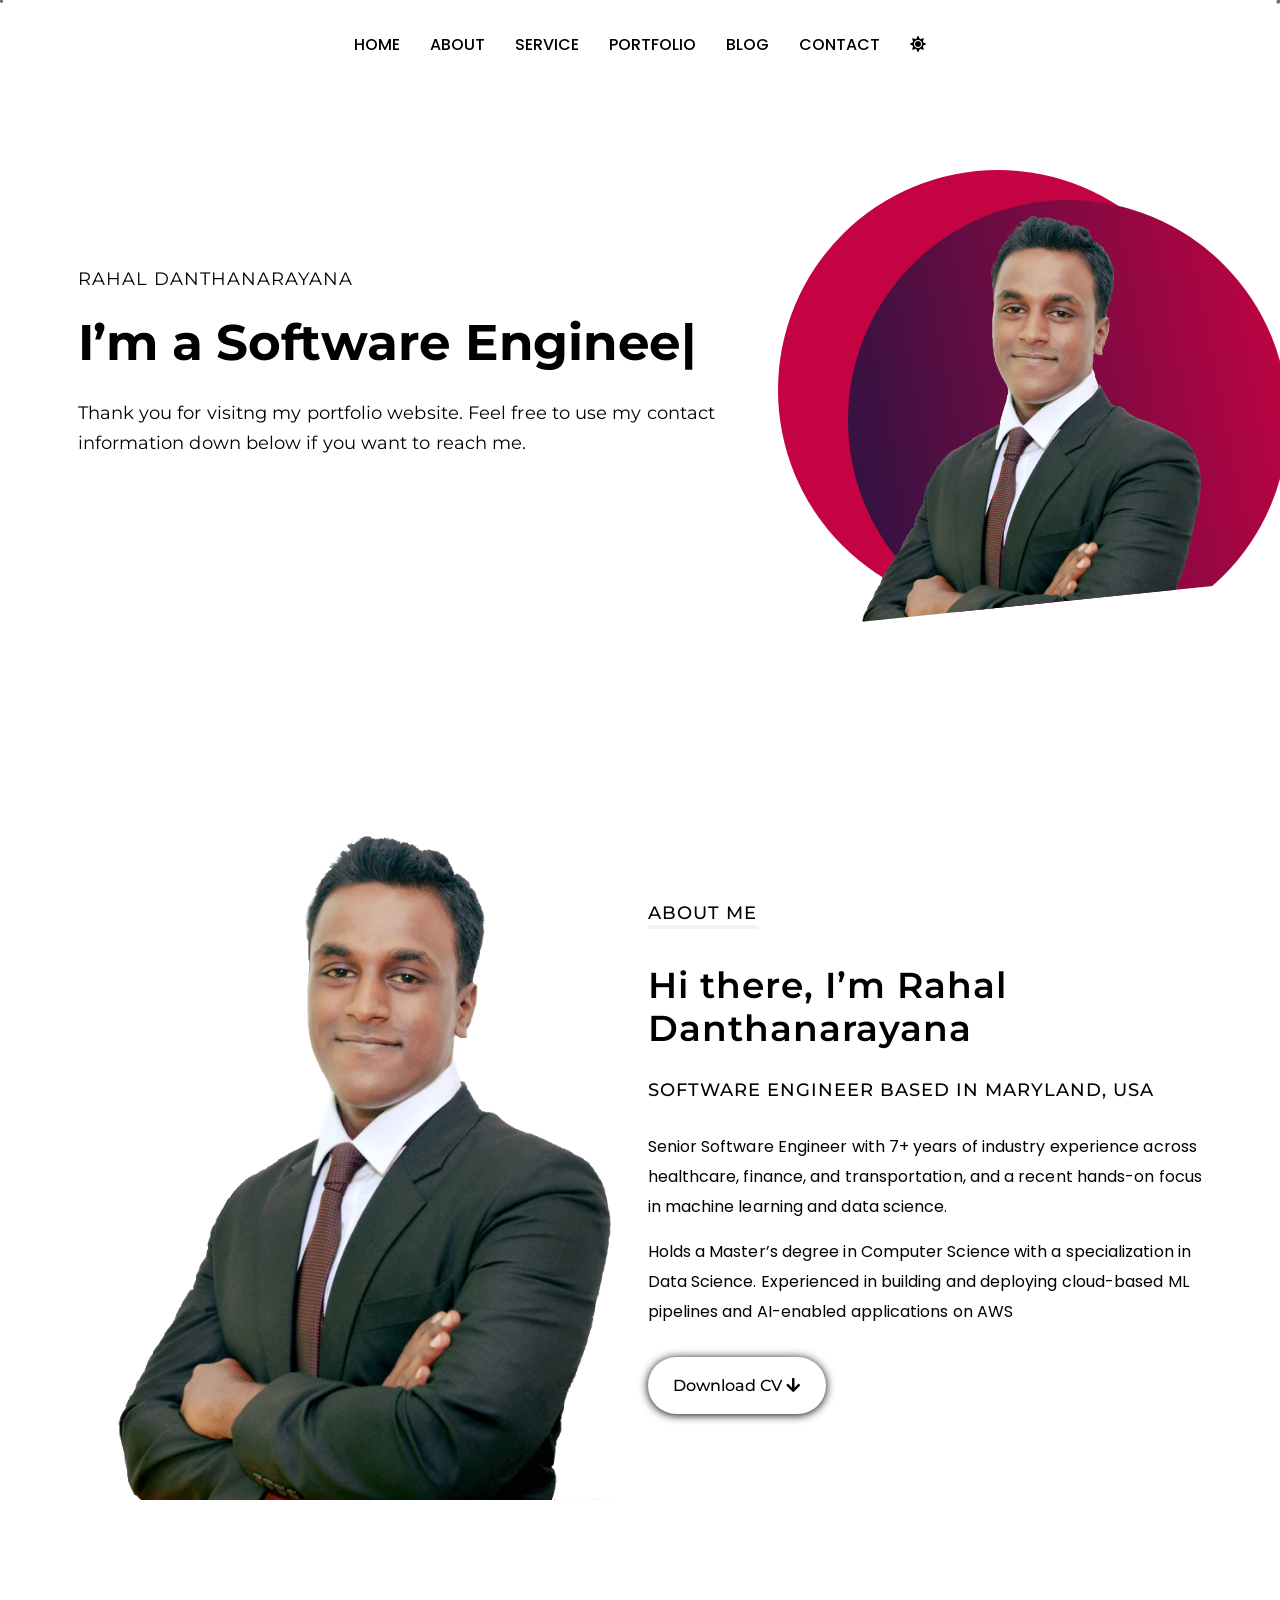
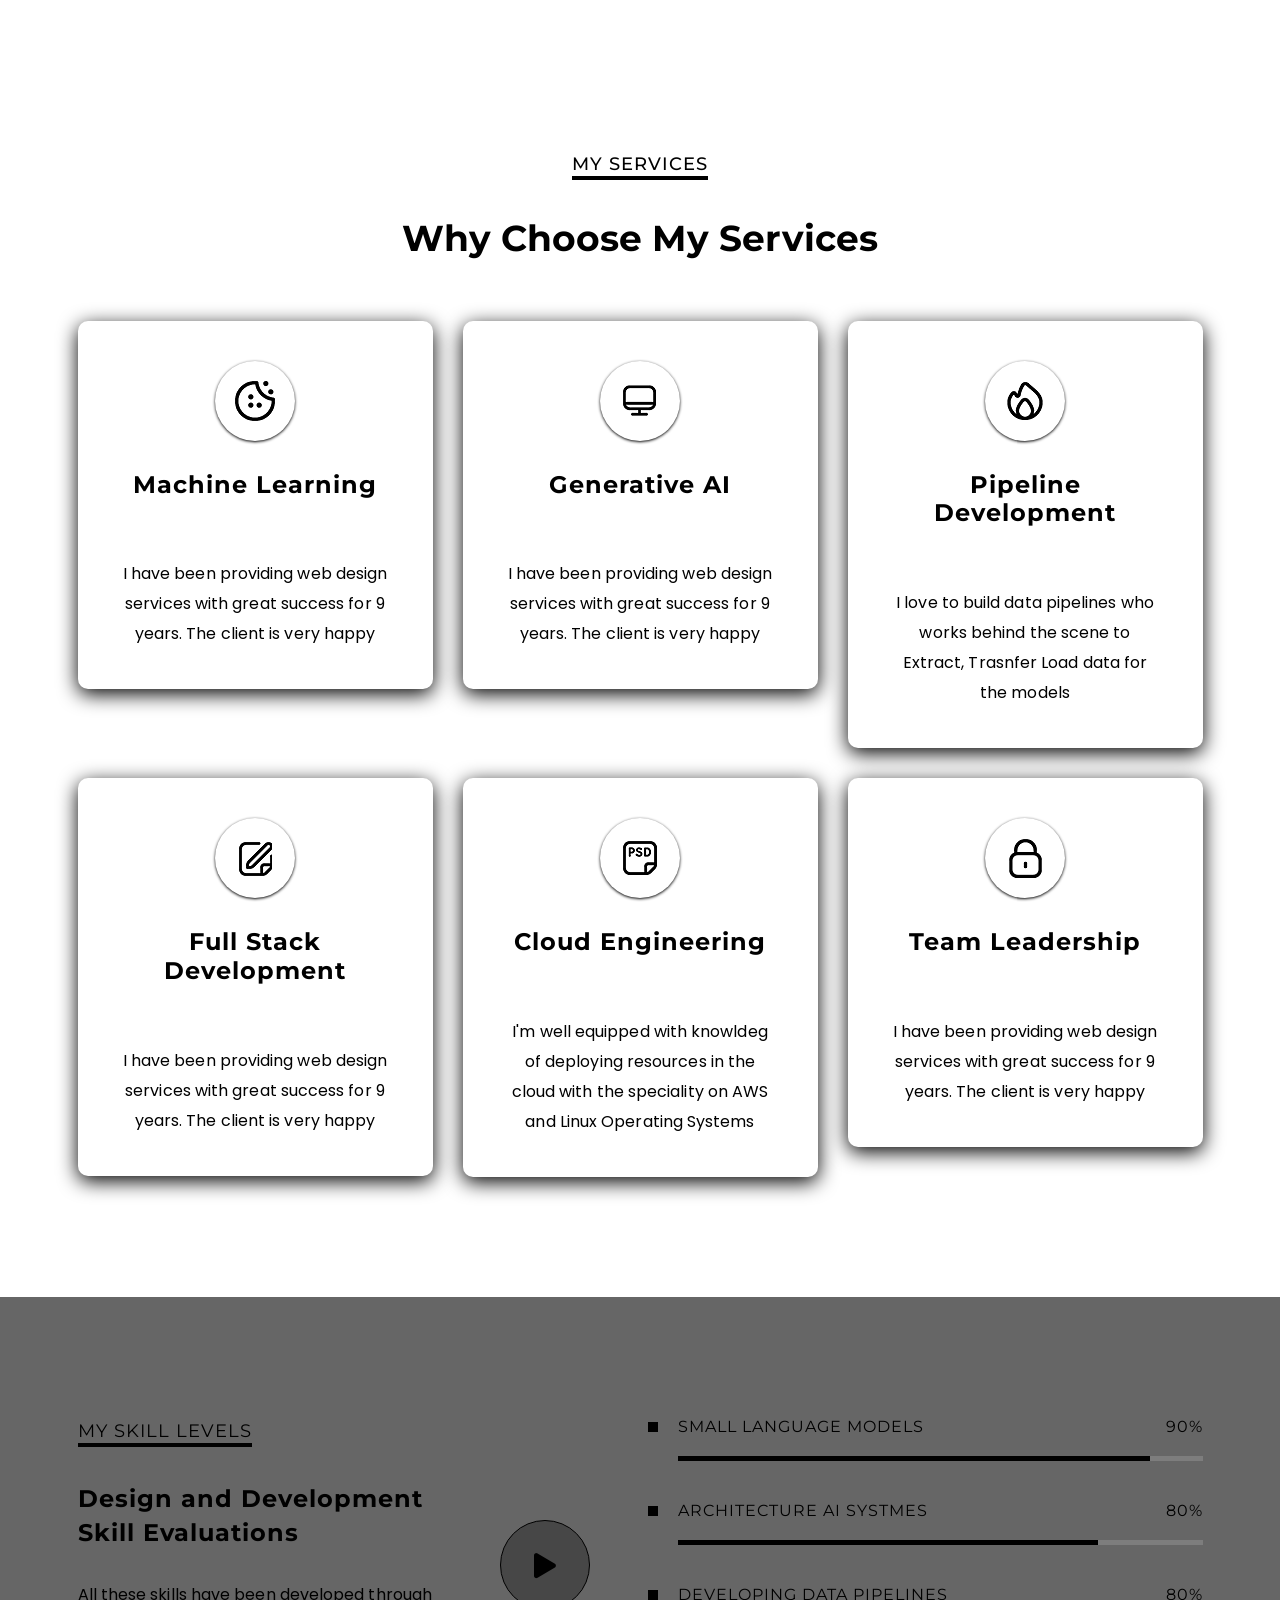
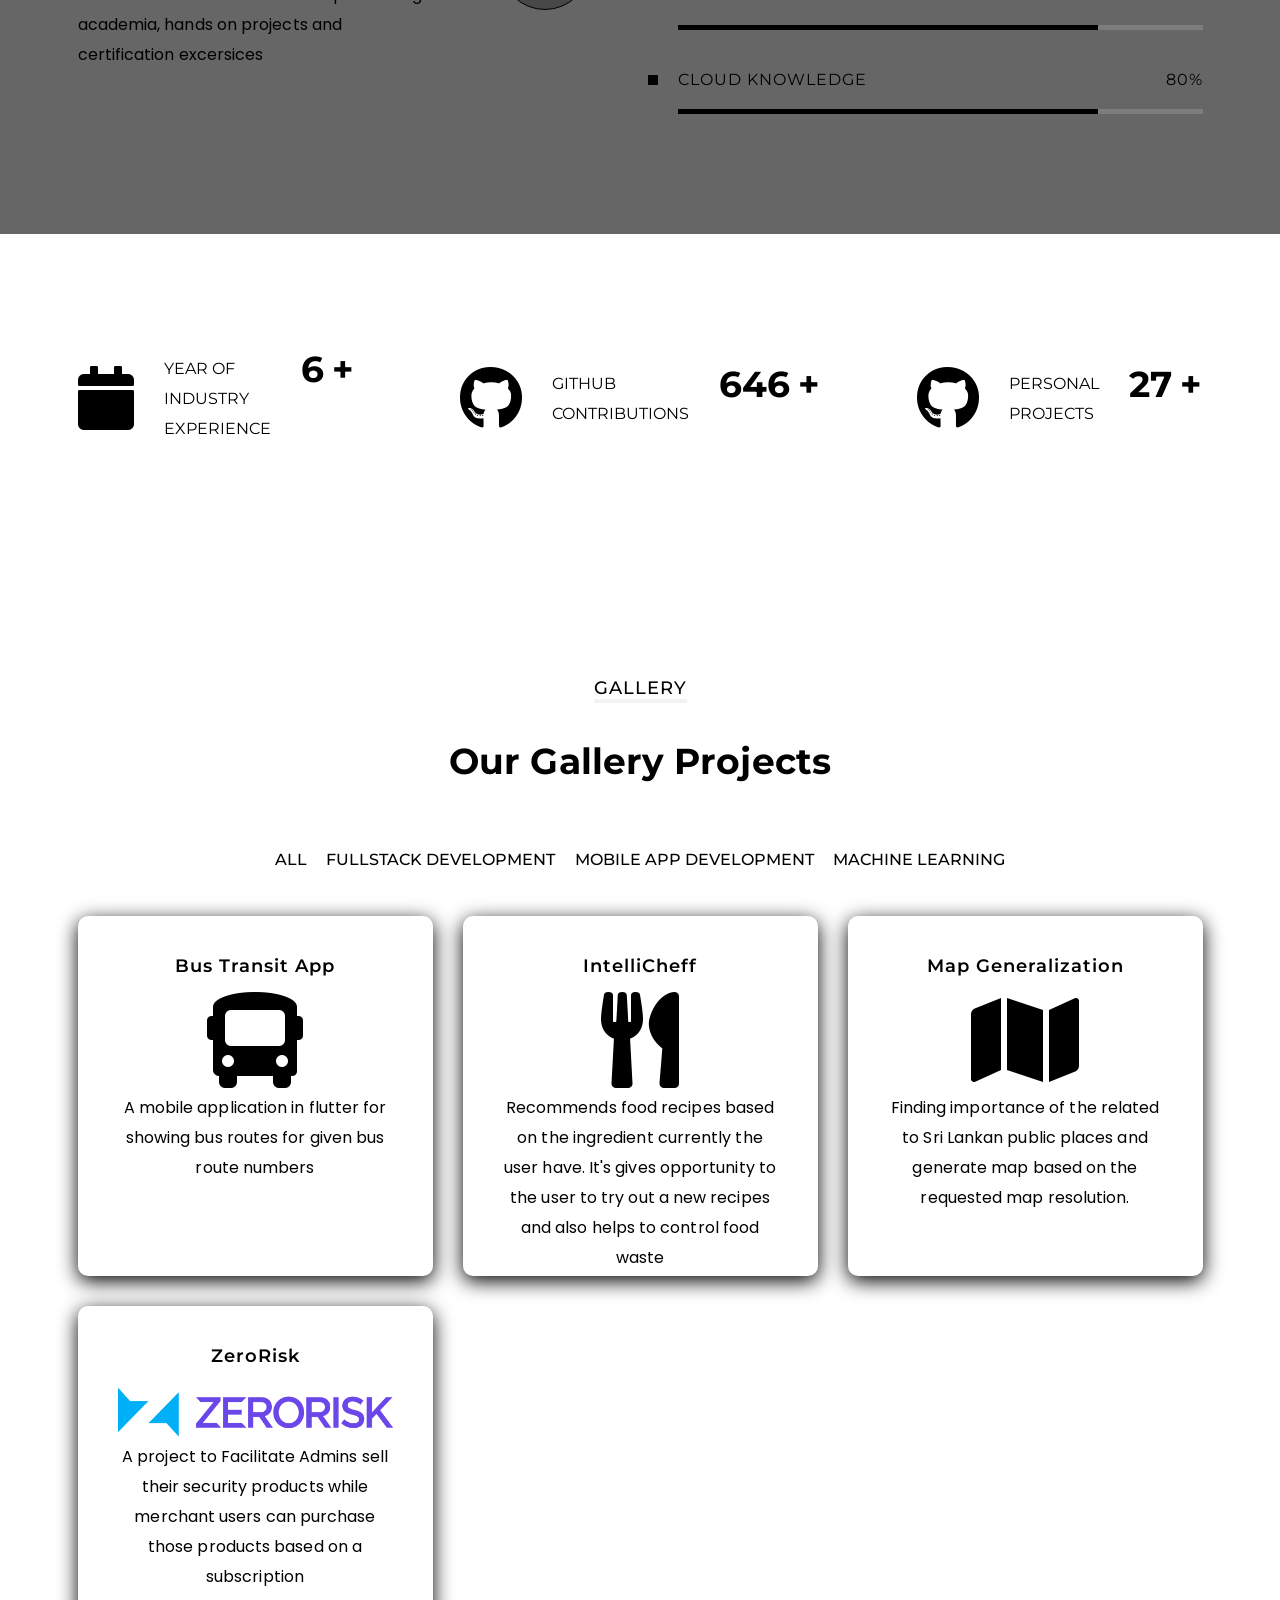
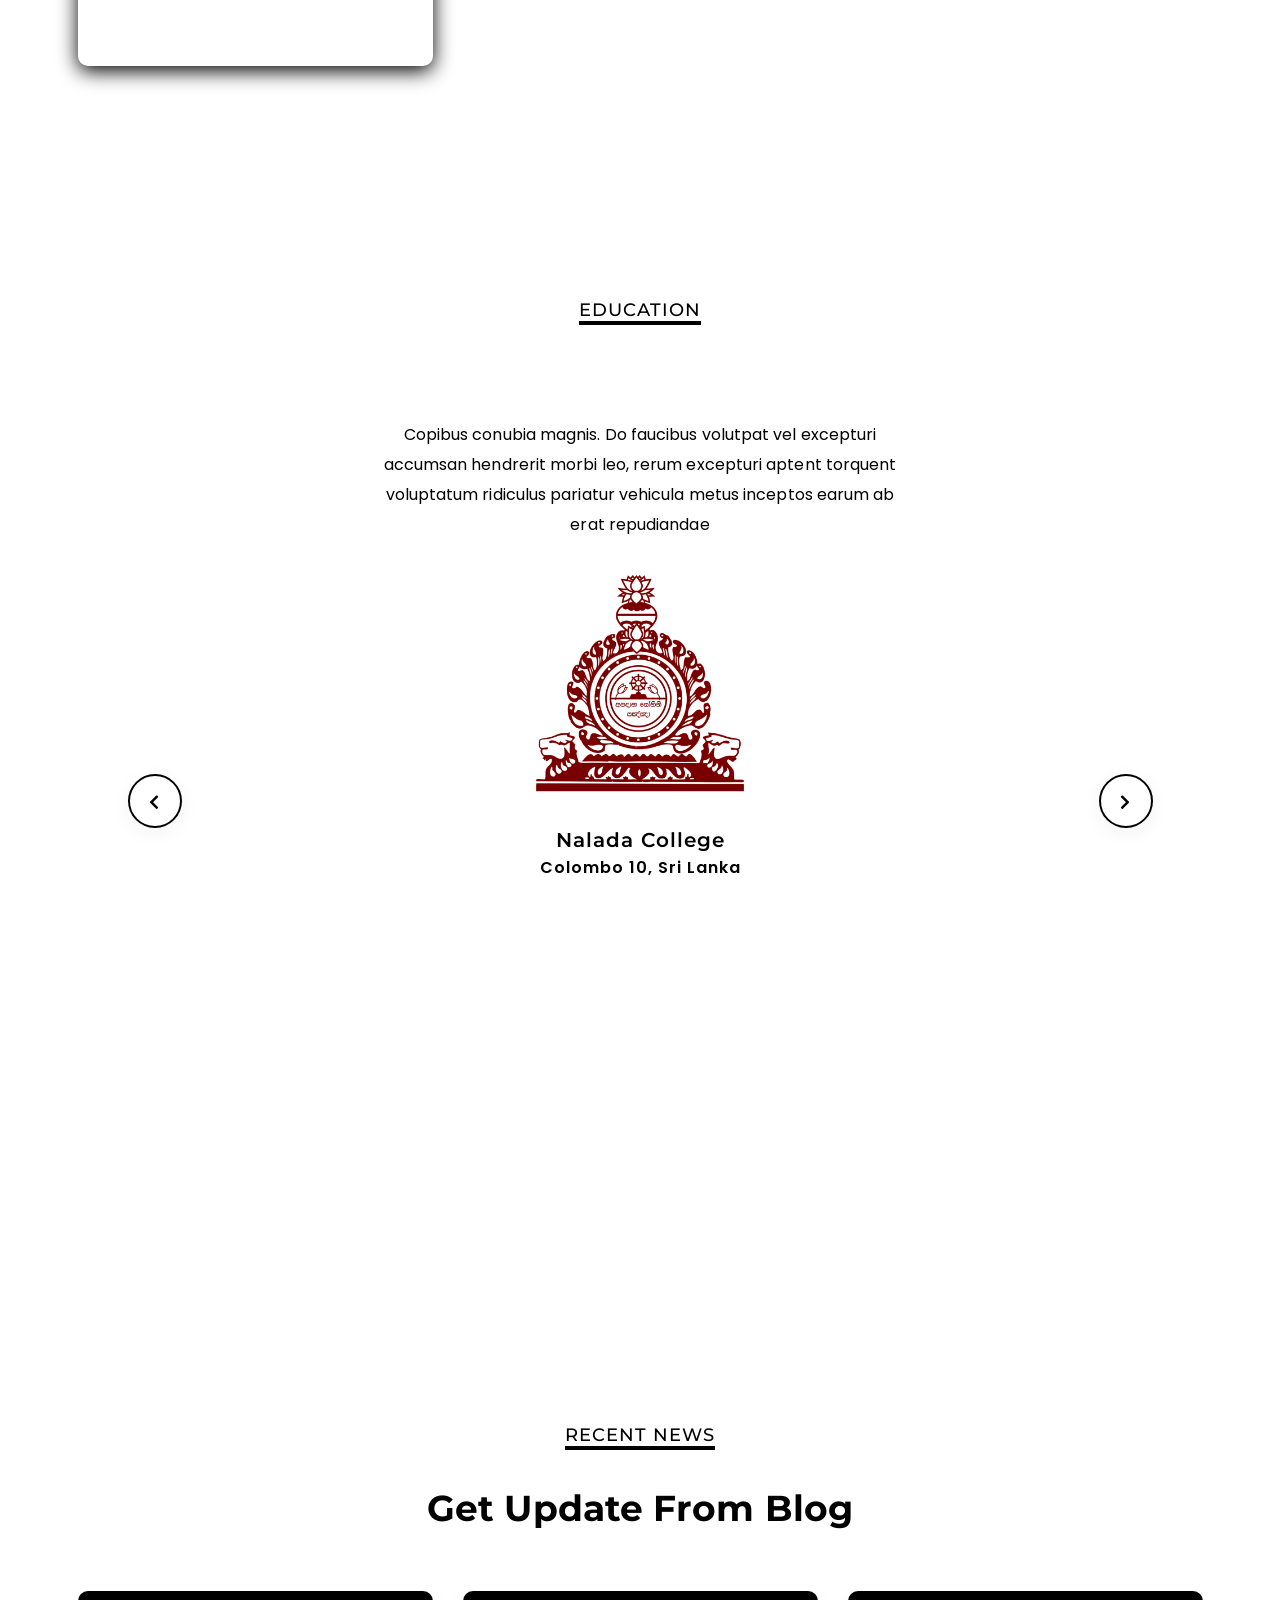
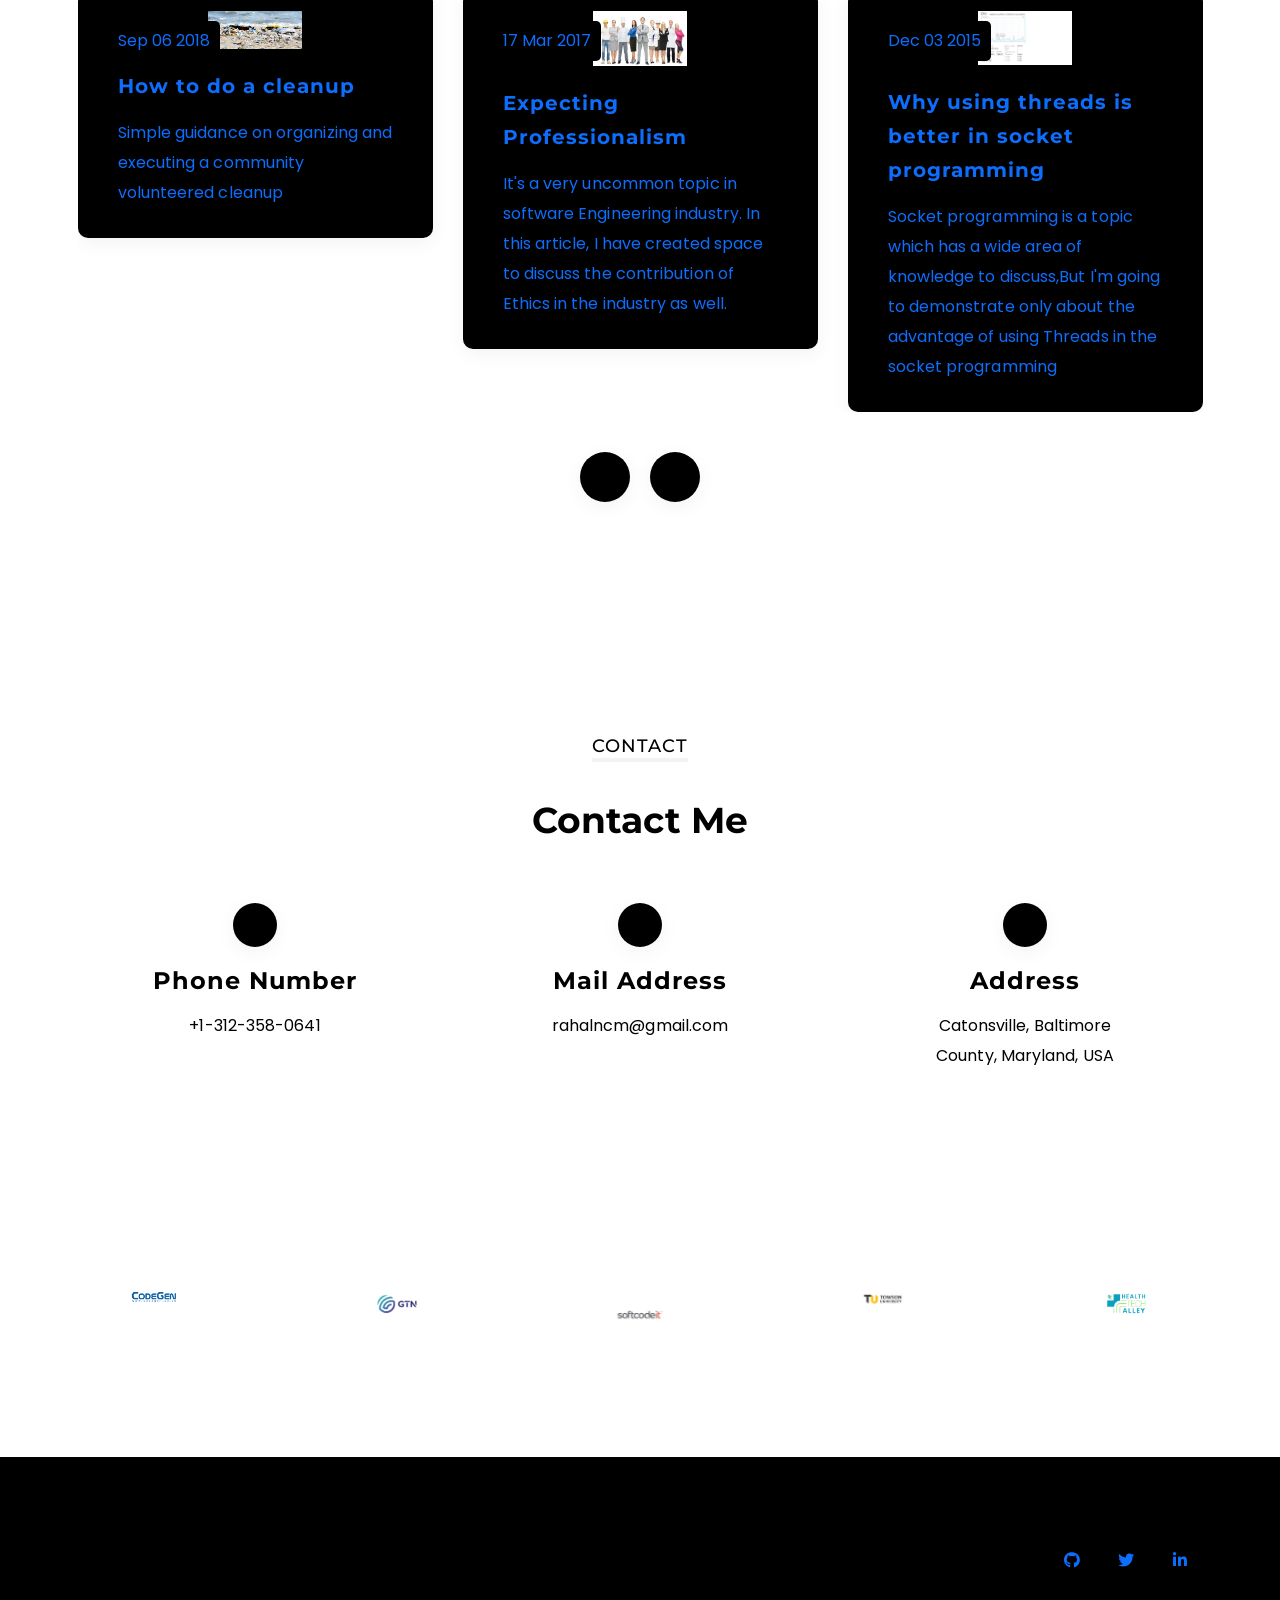
<file: index.html>
<!doctype html>
<html class="no-js" lang="zxx">

<head>	
	<meta charset="utf-8">
	<meta http-equiv="x-ua-compatible" content="ie=edge">
	<title>  Rahal Danthanarayana </title>
	<meta name="description" content="">
	<meta name="viewport" content="width=device-width, initial-scale=1, shrink-to-fit=no">
	<meta name="color-scheme" content="light dark" />
    <meta name="theme-color" media="(prefers-color-scheme: dark)" />
    <meta name="theme-color" media="(prefers-color-scheme: light)" />

	<!-- Place favicon.ico in the root directory -->
	<!-- <link rel="shortcut icon" type="image/x-icon" href="assets/img/logo/favicon.png"> -->
	<!-- ========== Start Stylesheet ========== -->
	<link href="assets/css/bootstrap.min.css" rel="stylesheet" />
	<link href="assets/css/fontawesome.min.css" rel="stylesheet" />
	<link href="assets/css/magnific-popup.css" rel="stylesheet" />
	<link href="assets/css/owl.carousel.min.css" rel="stylesheet" />
	<link href="assets/css/owl.theme.default.min.css" rel="stylesheet" />
	<link href="assets/css/animate.css" rel="stylesheet" />
	<link href="assets/css/flaticon-set.css" rel="stylesheet" />
	<link href="assets/css/themify-icons.css" rel="stylesheet" />
	<link href="style.css" rel="stylesheet">
	<link href="assets/css/responsive.css" rel="stylesheet" />
	<!-- ========== End Stylesheet ========== -->

	<!-- defer to make sure it runs after the html is loaded -->
	<script defer> 
	window.addEventListener("DOMContentLoaded", (event) => {
		 document.getElementById("theme").addEventListener("click", () => {
            const meta = document.querySelector('meta[name="color-scheme"]');
            if (meta.content === "light") {
            meta.content = "dark";
            document.body.classList.remove("light-mode");
            document.body.classList.add("dark-mode");
            } else {
            meta.content = "light";
            document.body.classList.remove("dark-mode");
            document.body.classList.add("light-mode");
            }

        });
	});
    </script>
  
</head>

<body id="bdy" class="scroll-style">		

	<!-- Start PreLoader 
    ============================================= -->
	<div class="se-pre-con"></div>
	<!-- Start PreLoader-->
	
	<!-- Start header data-bs-toggle="dropdown"
    ============================================= -->
    <header class="header">
		<div class="main-navigation">
			<nav id="navbar_top" class="navbar navbar-expand-lg">
				<div class="container">
				
					<button class="navbar-toggler" type="button" data-bs-toggle="collapse" data-bs-target="#main_nav" aria-expanded="false" aria-label="Toggle navigation">
						<span class="navbar-toggler-icon"><i class="ti-menu-alt"></i></span>
					</button>
					<div class="collapse navbar-collapse justify-content-center" id="main_nav">
						<ul id="top-menu" class="navbar-nav v-card-menu">
							<li class="nav-item">
								<a class="nav-link smooth-menu" href="#home"> 
									Home
								</a>
							</li>
							<li class="nav-item">
								<a class="nav-link smooth-menu" href="#about"> 
									About 
								</a>
							</li>
                            <li class="nav-item">
								<a class="nav-link smooth-menu" href="#service">
									Service 
								</a>
							</li>
							<li class="nav-item">
								<a class="nav-link smooth-menu" href="#work"> 
									Portfolio
								</a>
							</li>
							<li class="nav-item">
								<a class="nav-link smooth-menu" href="#blog"> 
									Blog
								</a>
							</li>
							<li class="nav-item">
								<a class="nav-link smooth-menu" href="#contact"> 
									Contact 
								</a>
							</li>
							<li class="nav-item">
								<div class="nav-link smooth-menu" style="cursor: pointer"  id="theme">
									<i class="fas fa-sun" id="theme-icon"></i>
								</div>
							</li>
						</ul>
					</div> <!-- navbar-collapse.// -->
				</div> <!-- container -->
			</nav>
		</div>
    </header>
    <!-- End header -->
    
	<main class="main">
        
		<!-- Start Slider
		============================================= -->
		<div id="home" class="hero-section">
			<div class="hero-single-2 clippath-circle jarallax d-flex" data-jarallax='{"speed": 0.2}'>
                 <canvas class="canvasParticles-two"></canvas>	               
				<div class="container">
                    <div class="row g-5">
						<div class="col-xl-8">
							<div class="hero-content-2 wow fadeInLeft" data-wow-duration="4s" data-wow-delay=".2s">
								<div class="hero-desc">
									<h5 class="hero-sub-title">
										Rahal Danthanarayana
									</h5>
									<h2 class="hero-title">
										I’m a 
										<span class="typed-strings">
											  <span class="type_color">Software Engineer In Artificial Intelligence</span>
											  <span class="type_color">Full Stack Developer</span>
											  <span class="type_color">Cloud Engineer</span>
										</span>
										<span class="typed"></span>										
									</h2>
									<div class="header-description">
										<p>
											Thank you for visitng my portfolio website. Feel free to use my contact information down below if you want to reach me.
										</p>									
									</div>
								</div>
                            </div>
						</div>
						<div class="col-xl-4">
							<div class="hero-2-img wow fadeInRight" data-wow-duration="4s" data-wow-delay=".2s">
								<img src="assets/img/02_koyta_img/my_pic_background_edited_1.png" alt="thumb">
							</div>
						</div>
                    </div>
                </div>
            </div>
		</div>
		<!-- End Slider -->
		
		<!-- Start About
		============================================= -->
		<div id="about" class="about-area de-padding">
			<div class="container">
				<div class="about-wpr">
					<div class="row">
						<div class="col-xl-6">
							<div class="about-left wow fadeInLeft" data-wow-duration="4s" data-wow-delay=".2s">
								<div class="about-pic">
									<img src="assets/img/02_koyta_img/my_pic_background_edited_1.png" alt="thumb">
								</div>
							</div>
						</div>
						<div class="col-xl-6">
							<div class="about-right wow fadeInRight" data-wow-duration="4s" data-wow-delay=".2s">
								<div class="about-right-content">
									<h5 class="about-sub-title">
										about Me
									</h5>
									<h2 class="about-title">
										Hi there, I’m Rahal Danthanarayana
									</h2>
									<h5 class="about-title-3">
										Software Engineer based in Maryland, USA
									</h5>
									<div class="about-txt mb-30">
										<p>
											Senior Software Engineer with 7+ years of industry experience across healthcare, finance, and transportation, and a recent hands-on focus in machine learning and data science. 
										</p>
										<p class="mb-0">
											Holds a Master’s degree in Computer Science with a specialization in Data Science. Experienced in building and deploying cloud-based ML pipelines and AI-enabled applications on AWS
										</p>
									</div>
									<div class="about-btns">
										<a href="assets/other/Rahal Danthanarayana.pdf" download="Rahal Danthanarayana.pdf"  class="tm-btn-2">
											Download CV
											<i class="fas fa-arrow-down"></i>
										</a>
									</div>
								</div>
							</div>
						</div>
					</div>
				</div>
			</div>
		</div>
		<!-- End About -->
		
		<!-- Start Service
		============================================= -->
		<div id="service" class="service-area de-padding v-card-section wow fadeInUp" data-wow-duration="2s" data-wow-delay=".2s">
			<div class="container">
				<div class="row">
					<div class="col-xl-8 offset-xl-2">
						<div class="site-title mb-60 text-center">
							<h5 class="about-sub-title wh">
								My Services
							</h5>
							<h2 class="mb-0">
								Why Choose My Services
							</h2>
						</div>
					</div>
				</div>
				<div class="service-wpr">
					<div class="row g-5">
						<div class="col-xl-4 col-md-6">
							<div class="service-box">
								<div class="service-icon">
									<i>
										<img src="assets/img/02_koyta_img/icon/1.png" alt="thumb">
									</i>
								</div>
								<div class="service-content">
									<h4>Machine Learning</h4>
									<p>
										I have been providing web design services with great success for 9 years. The client is very happy
									</p>
								</div>
							</div>
						</div>
						<div class="col-xl-4 col-md-6">
							<div class="service-box">
								<div class="service-icon">
									<i>
										<img src="assets/img/02_koyta_img/icon/2.png" alt="thumb">
									</i>
								</div>
								<div class="service-content">
									<h4>Generative AI</h4>
									<p>
										I have been providing web design services with great success for 9 years. The client is very happy
									</p>
								</div>
							</div>
						</div>
						<div class="col-xl-4 col-md-6">
							<div class="service-box">
								<div class="service-icon">
									<i>
										<img src="assets/img/02_koyta_img/icon/3.png" alt="thumb">
									</i>
								</div>
								<div class="service-content">
									<h4>Pipeline Development</h4>
									<p>
										I love to build data pipelines who works behind the scene to Extract, Trasnfer Load data for the models
									</p>
								</div>
							</div>
						</div>
						<div class="col-xl-4 col-md-6">
							<div class="service-box">
								<div class="service-icon">
									<i>
										<img src="assets/img/02_koyta_img/icon/4.png" alt="thumb">
									</i>
								</div>
								<div class="service-content">
									<h4>Full Stack Development</h4>
									<p>
										I have been providing web design services with great success for 9 years. The client is very happy
									</p>
								</div>
							</div>
						</div>
						<div class="col-xl-4 col-md-6">
							<div class="service-box">
								<div class="service-icon">
									<i>
										<img src="assets/img/02_koyta_img/icon/5.png" alt="thumb">
									</i>
								</div>
								<div class="service-content">
									<h4>Cloud Engineering</h4>
									<p>
										I'm well equipped with knowldeg of deploying resources in the cloud with the speciality on AWS and Linux Operating Systems
									</p>
								</div>
							</div>
						</div>
						<div class="col-xl-4 col-md-6">
							<div class="service-box">
								<div class="service-icon">
									<i>
										<img src="assets/img/02_koyta_img/icon/6.png" alt="thumb">
									</i>
								</div>
								<div class="service-content">
									<h4>Team Leadership</h4>
									<p>
										I have been providing web design services with great success for 9 years. The client is very happy
									</p>
								</div>
							</div>
						</div>
					</div>
				</div>
			</div>
		</div>
		<!-- End Service -->
		
		<!-- Start Video
		============================================= -->
		<div class="video-area vid-ov de-padding" style="background-image: url(assets/img/02_koyta_img/my_pic_background_edited_1.png)">
			<div class="container">
				<div class="video-wpr">
					<div class="row">
						<div class="col-xl-4">
							<div class="my-service">
								<h5>My Skill Levels</h5>
								<h4>
									Design and Development Skill Evaluations
								</h4>
								<p class="mb-0">
									All these skills have been developed through academia, hands on projects and certification excersices
								</p>
							</div>
						</div>
						<div class="col-xl-2 col-lg-2">
							<div class="video-box fl-wrap pl">
								<a class="video-box-btn color-bg popup-vimeo image-popup item popup-youtube" href="https://www.youtube.com/watch?v=0FkVwqKkSMI">
									<i class="fas fa-play play-bt"></i>
								</a>
							</div>			
						</div>
						<div class="col-xl-6">
							<div class="skills-section">
								<!-- Progress Bar Start -->
								<div class="progress-box">
									<h5>Small Language Models <span class="pull-right">90%</span></h5>
									<div class="progress">
										<div class="progress-bar" role="progressbar" data-width="90"></div>
									</div>
								</div>
								<div class="progress-box">
									<h5>Architecture AI systmes <span class="pull-right">80%</span></h5>
									<div class="progress">
										<div class="progress-bar" role="progressbar" data-width="80"></div>
									</div>
								</div>
								<div class="progress-box">
									<h5>Developing Data Pipelines <span class="pull-right">80%</span></h5>
									<div class="progress">
										<div class="progress-bar" role="progressbar" data-width="80"></div>
									</div>
								</div>
								<div class="progress-box">
									<h5>Cloud Knowledge <span class="pull-right">80%</span></h5>
									<div class="progress">
										<div class="progress-bar" role="progressbar" data-width="80"></div>
									</div>
								</div>
								<!-- End Progressbar -->
							</div>
						</div>
					</div>
				</div>
			</div>
		</div>
		<!-- End Video -->
		
		<!-- Start Counter 
		============================================= -->
		<div class="counter-area counter-bg-2 de-padding">
			<div class="container">
				<div class="counter-vidz">
					<div class="counter-wpr grid-3">
						<div class="fun-fact">
							<div class="fun-fact-icon">
								<!-- <img src="assets/img/02_koyta_img/icon/c1.png" alt="thumb"> -->
								<i class="fa fa-calendar fa-4x"></i>
							</div>
							<div class="fun-desc">
								<span class="medium">
									Year of
									<br>
									Industry <br>
									Experience
								</span>
								<p class="timer" data-count="+"  data-to="7" data-speed="3000">7</p>
							</div>
						</div>
						<div class="fun-fact">
							<div class="fun-fact-icon">
								<!-- <img src="assets/img/02_koyta_img/icon/c2.png" alt="thumb"> -->
								<i class="fab fa-github fa-4x"></i>
							</div>
							<div class="fun-desc">
								<span class="medium">
									Github
									<br>
									Contributions
								</span>
								<p class="timer" data-count="+" data-to="745" data-speed="3000">745</p>
							</div>
						</div>
						<div class="fun-fact">
							<div class="fun-fact-icon">
								<i class="fab fa-github fa-4x"></i>
							</div>
							<div class="fun-desc">
								<span class="medium">
									Personal
									<br>
									Projects
								</span>
								<p class="timer" data-count="+" data-to="31" data-speed="3000">31</p>
							</div>
						</div>
					</div>
				</div>
			</div>
		</div>
		<!-- End Counter -->
		
		<!-- Start Project Area
		============================================= -->
		<div id="work" class="project-area de-padding">
			<div class="container">
				<div class="row">
					<div class="col-xl-8 offset-xl-2">
						<div class="site-title mb-60 text-center">
							<h5 class="about-sub-title def">
								Gallery
							</h5>
							<h2 class="mb-0">
								Our Gallery Projects
							</h2>
						</div>
					</div>
				</div>
				<div class="project-wpr">
					<div id="filters" class="toolbar text-center mb-40">
						<button class="btn fil-cat filter active"  data-filter="all">
							   All
						</button>
						<button class="btn fil-cat filter" data-rel="web" data-filter=".web">
							FullStack Development
						</button>
						<button class="btn fil-cat filter" data-rel="mobile" data-filter=".mobile">
							Mobile App Development
						</button> 
						<button class="btn fil-cat filter" data-rel="ml" data-filter=".ml">
							Machine Learning
						</button>
					</div>
					<div id="portfolio" class="magnific-mix-gallery">
						<div class="portfolio-grid grid-3">
							<div class="project-box tile scale-anm mobile" >
								<div class="portfolio-project bus-images">
									<div class="service-box" style="height: 40vh;">
										<h5>Bus Transit App </h5>
										<div class="row">
											<i class="fa fa-bus fa-6x"></i>
											<span>
												A mobile application in flutter for showing bus routes for given bus route numbers
											</span>
										</div>
									</div>
									
								</div>
								<!-- <div class="project-box tile scale-anm web" >
									<div class="port-pic">
										<div class="service-box" style="height: 40vh;">
											ZeroRisk
										</div>
										<div class="port-overlay">
											<div class="port-content">
												<h5>More Info</h5>
												<a href="assets/img/projects/flutter_2.png" class="item popup-link">
													<i class="fas fa-eye"></i>
												</a>
											</div>
										</div>
									</div>
								</div> -->
							</div>
							<div class="project-box tile scale-anm web ml">
								<div class="portfolio-project intellicheff-images">
									<div class="service-box portfolio-project" style="height: 40vh;">
										<h5>IntelliCheff</h5>
										<!-- <img src="assets/img/projects/intellicheff.png"/> -->
										 <i class="fa fa-utensils fa-6x"></i>
										<div class="row">
											<span>
												Recommends food recipes based on the ingredient currently the user have. It's gives opportunity to the user to try out a new recipes and also helps to control food waste
											</span>
										</div>
									</div>
								</div>
							</div>
							<div class="project-box tile scale-anm ml">
							  <div class="portfolio-project map-images">
									<div class="service-box" style="height: 40vh;">
										<h5>Map Generalization </h5>
										<div class="row">
											<i class="fa fa-map fa-6x"></i>
											<span>
												Finding importance of the related to Sri Lankan public places and generate map based on the requested map resolution.
											</span>
										</div>
									</div>
									
								</div>
							</div>
							<div class="project-box tile scale-anm web">
								<div class="">
									<div class="service-box zerorisk-images" style="height: 40vh;">
										<h5>ZeroRisk</h5>
										<div class="portfolio-img">
											<img src="assets/img/projects/zerorisk-logo.png" alt="thumb">
										</div>
										<span>
											A project to Facilitate Admins sell their security products while merchant users can purchase those products based on a subscription
										</span>
										
									</div>
								</div>
							</div>
						</div>
					</div>
				</div>
				<!--Portfolio-->
			</div>
		</div>
	</div>
		<!-- End Project Area -->
		
		<!-- Start Feedback
		============================================= -->
		<div class="feed-area  de-padding">
			<div class="container">
				<div class="row">
					<div class="col-xl-8 offset-xl-2">
						<div class="site-title mb-60 text-center">
							<h5 class="about-sub-title wh def">
								Education
							</h5>
						</div>
					</div>
				</div>
				<div class="feed-wpr feed-sldr owl-carousel owl-theme">
					<div class="feed-box">
						
						<p>
							Copibus conubia magnis. Do faucibus volutpat vel 
							excepturi accumsan hendrerit morbi leo, rerum excepturi aptent torquent voluptatum ridiculus pariatur vehicula metus inceptos earum ab erat repudiandae
						</p>
						<div class="feed-bio">
							<img src="assets/img/schools/crest_of_nalanda_college.png" alt="thumb">
							<div class="feed-name">
								<h5>Nalada College</h5>
								<span>Colombo 10, Sri Lanka</span>
							</div>
						</div>
					</div>
					<div class="feed-box">
						<div class="feed-qoute">
							<h3>BSc (Hons) In Information Technology</h3>
							<span>2012-2017</span>
						</div>
						
							
						
						
						<ul>
							<li>Web Development</li>
							<li>Enterprise Application Development</li>
							<li>Database Management Systems</li>
							<li>Big Data Analytics</li>
							<li>Deep Learning Architectures</li>
							<li>Data Mining & Data Warehousing</li>
							<li>Artificial Neural Networks & Evolutionary Computing</li>
						    <li>Automata Theory</li>
						</ul>


						
						<div class="feed-bio">
							<img src="assets/img/schools/university_of_moratuwa_logo.png" alt="thumb">
							<div class="feed-name">
								<h5>University Of Moratuwa</h5>
								<span>Moratuwa, Sri Lanka</span>
							</div>
						</div>
					</div>
					<div class="feed-box">
						<div class="feed-qoute">
							<h3>Master’s in Computer Science</h3>
							<span>2024-2025</span>
						</div>
						<div class="feed-bio">
							<img src="assets/img/schools/towson-logo.png" alt="thumb">
							<div class="feed-name">
								<h5>Towson University</h5>
								<span>Towson, MD, USA</span>
							</div>
						</div>
					</div>
				</div>
			</div>
		</div>
		<!-- End Feedback -->
		
		<!-- Start Blog
		============================================= -->
		<div id="blog" class="blog-area de-padding blog-bg">
			<div class="container">
				<div class="row">
					<div class="col-xl-8 offset-xl-2">
						<div class="site-title mb-60 text-center">
							<h5 class="about-sub-title wh def">
								Recent News
							</h5>
							<h2 class="mb-0">
								Get Update From Blog
							</h2>
						</div>
					</div>
				</div>
				<div class="blog-wpr blog-sldr owl-carousel owl-theme">
					<a href="https://rahalsblogs.blogspot.com/2018/09/how-to-do-cleanup.html" target="_blank">
						<div class="blog-box wow fadeInLeft" data-wow-duration="2s" data-wow-delay=".2s">
							<div class="blog-pic">
								<img src="assets/img/blogs/garbage.png" alt="thumb">
								<div class="blog-date">
									<span>Sep 06 2018</span>
								</div>
							</div>
							<div class="blog-desc">
								<h5>
									How to do a cleanup
								</h5>
								<p class="mb-0">
									Simple guidance on organizing and executing a community volunteered cleanup
								</p>
							</div>
						</div>
					</a>
					<a href="http://rahalsblogs.blogspot.com/2017/03/expecting-professionalism.html" target="_blank">
						<div class="blog-box wow fadeInLeft" data-wow-duration="2s" data-wow-delay=".2s">
							<div class="blog-pic">
								<img src="assets/img/blogs/professionalism.png" alt="thumb">
								<div class="blog-date">
									<span>17 Mar 2017</span>
								</div>
							</div>
							<div class="blog-desc">
								<h5>
									Expecting Professionalism
								</h5>
								<p class="mb-0">
									It's a very uncommon topic in software Engineering industry. In this article, I have created space to discuss the contribution of Ethics in the industry as well.
								</p>
							</div>
						</div>
					</a>
					<a href="https://rahalsblogs.blogspot.com/2015/12/why-using-threads-is-better-in-socket.html" target="_blank">
						<div class="blog-box wow fadeInUp" data-wow-duration="2s" data-wow-delay=".2s">
							<div class="blog-pic">
								<img src="assets/img/blogs/threads.png" alt="thumb">
								<div class="blog-date">
									<span>Dec 03 2015</span>
								</div>
							</div>
							<div class="blog-desc">
								<h5>
									Why using threads is better in socket programming
								</h5>
								<p class="mb-0">
									Socket programming is a topic which has a wide area of knowledge to discuss,But I'm going to demonstrate only about the advantage of using Threads in the socket programming
								</p>
							</div>
						</div>
					</a>
					<a href="http://rahalsblogs.blogspot.com/2015/08/how-to-use-keyeventdispatcher-with.html" target="_blank">
						<div class="blog-box wow fadeInRight" data-wow-duration="2s" data-wow-delay=".2s">
							<div class="blog-pic">
								<img src="assets/img/blogs/key-event.png" alt="thumb">
								<div class="blog-date">
									<span>Aug 05 2015</span>
								</div>
							</div>
							<div class="blog-desc">
								<h5>
									How To Use Key Event Dispatcher
								</h5>
								<p class="mb-0">
									I have to tell that this is the easiest trick I found so far to deal with multiple JFrames with Keyboard inputs
								</p>
							</div>
						</div>
					</a>
					<a href="https://rahalsblogs.blogspot.com/2017/06/java-byte-code-implementation.html" target="_blank">
						<div class="blog-box">
							<div class="blog-pic">
								<img src="assets/img/blogs/java.png" alt="thumb">
								<div class="blog-date">
									<span>23 Mar 2021</span>
								</div>
							</div>
							<div class="blog-desc">
								<h5>
									 Java Byte Code Implementation
								</h5>
								<p class="mb-0">
									Deeper dive into Java vertual machine and the use of Java Byte code Implementations
								</p>
							</div>
						</div>
					</a>
				</div>
			</div>
		</div>
		<!-- End Blog -->
		
		<!-- Start Contact
		============================================= -->
		<div id="contact" class="contact-area de-pt wow fadeInUp" data-wow-duration="2s" data-wow-delay=".2s">
			<div class="container">
				<div class="row">
					<div class="col-xl-8 offset-xl-2">
						<div class="site-title mb-60 text-center">
							<h5 class="about-sub-title def">
								Contact
							</h5>
							<h2 class="mb-0">
								Contact Me
							</h2>
						</div>
					</div>
				</div>
				<div class="contact-wpr">
					<div class="contact-content">
						<div class="contact-lpm mb-100">
							<div class="row g-5">
								<div class="col-xl-4 col-md-6 col-lg-6">
									<div class="contact-addr-box">
										<div class="contact-addr-icon">
											<i class="fas fa-phone"></i>
										</div>
										<div class="contact-addr-desc">
											<h4>Phone Number</h4>
											<span>+1-312-358-0641</span> 
										</div>
									</div>
								</div>
								<div class="col-xl-4 col-md-6 col-lg-6">
									<div class="contact-addr-box">
										<div class="contact-addr-icon">
											<i class="fas fa-envelope"></i>
										</div>
										<div class="contact-addr-desc">
											<h4>Mail Address</h4>
											<span>rahalncm@gmail.com</span> 
										</div>
									</div>
								</div>
								<div class="col-xl-4 col-md-6 col-lg-6">
									<div class="contact-addr-box">
										<div class="contact-addr-icon">
											<i class="fas fa-map-marker-alt"></i>
										</div>
										<div class="contact-addr-desc">
											<h4>Address</h4>
											<span>Catonsville, Baltimore County,</span> 
											<span>Maryland, USA</span>
										</div>
									</div>
								</div>
							</div>
						</div>
					</div>
				</div>
			</div>
		</div>
		<!-- End Contact -->
		
		<!-- Start Partner
		============================================= -->
		<div class="partner-area de-padding">
			<div class="container">
				<div class="partner-wpr partner-sldr owl-carousel owl-theme">
					<img src="assets/img/employement/codegen.png" alt="thumb">
					<img src="assets/img/employement/GTN_Logo.jpg" alt="thumb">
					<img src="assets/img/employement/softcodeit_solutions_pvt_ltd_logo.jpg" alt="thumb">
					<img src="assets/img/employement/towson.png" alt="thumb">
					<img src="assets/img/employement/Health-tech-Alley-01-2-1.png" alt="thumb">
				</div>
			</div>
		</div>
		<!-- End Partner-->
		
	</main>	
		
	<div class="clearfix"></div>
	
	<!-- Start Footer
	============================================= -->
	<footer>
		<div class="footer-widget">
			<div class="container">
				<div class="copyright">
					<div class="row align-items-center">
						<div class="col-12">
							<ul class="footer-social">
								<li><a href="https://github.com/Rahal-Kanishka"><i class="fab fa-github"></i></a></li>
								<li><a href="#"><i class="fab fa-twitter"></i></a></li>
								<li><a href="https://www.linkedin.com/in/rahaldanthanrayana/"><i class="fab fa-linkedin-in"></i></a></li>
							</ul>
						</div>
					</div>
				</div>
			</div>
		</div>
	</footer>	
	<!-- End Footer-->	
	
	<!-- Start Scroll top
	============================================= -->
	<a href="#bdy" id="scrtop" class="smooth-menu"><i class="ti-arrow-up"></i></a>
	<!-- End Scroll top-->
	
  	<!-- jQuery Frameworks
    ============================================= -->
	<script src=" assets/js/jquery-1.12.4.min.js"></script>
	<script src=" assets/js/popper.min.js"></script>
    <script src=" assets/js/bootstrap.min.js"></script>
    <script src=" assets/js/jquery.easing.min.js"></script>
    <script src=" assets/js/bootstrap-menu.js"></script>
    <script src=" assets/js/jquery.magnific-popup.min.js"></script>
    <script src=" assets/js/parallax.js"></script>	
    <script src=" assets/js/modernizr.custom.13711.js"></script>
    <script src=" assets/js/wow.min.js"></script>
    <script src=" assets/js/isotope.pkgd.min.js"></script>
    <script src=" assets/js/jquery.mixitup.min.js"></script>
    <script src=" assets/js/imagesloaded.pkgd.min.js"></script>
	<script src=" assets/js/jquery.appear.js"></script>
	<script src=" assets/js/count-to.js"></script>
	<script src=" assets/js/owl.carousel.min.js"></script>
	<script src=" assets/js/progress-bar.min.js"></script>
	<script src=" assets/js/typed.js"></script>
	<script src=" assets/js/jquery.particles.min.js"></script>
	<script src=" assets/js/YTPlayer.min.js"></script>
	<script src=" assets/js/active-class.js"></script>
    <script src=" assets/js/main.js"></script>	
</body>

</html>
</file>
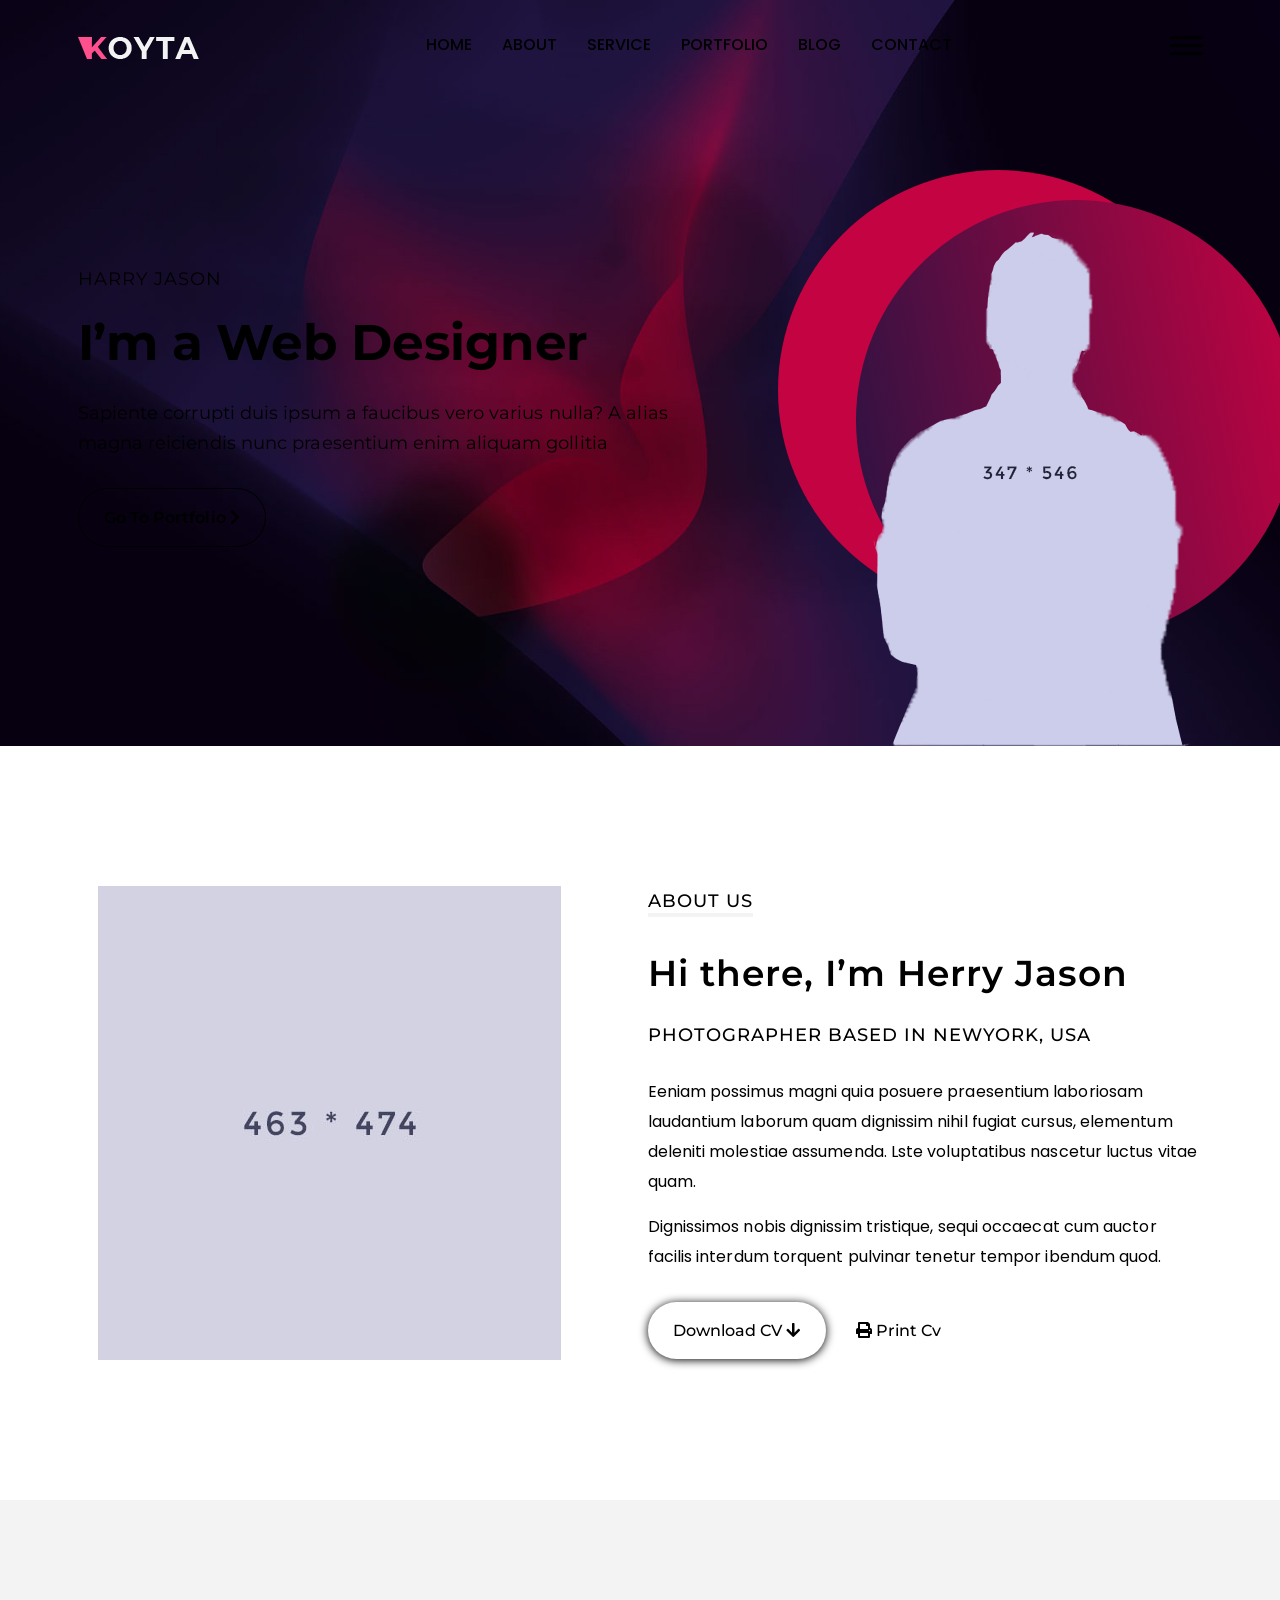
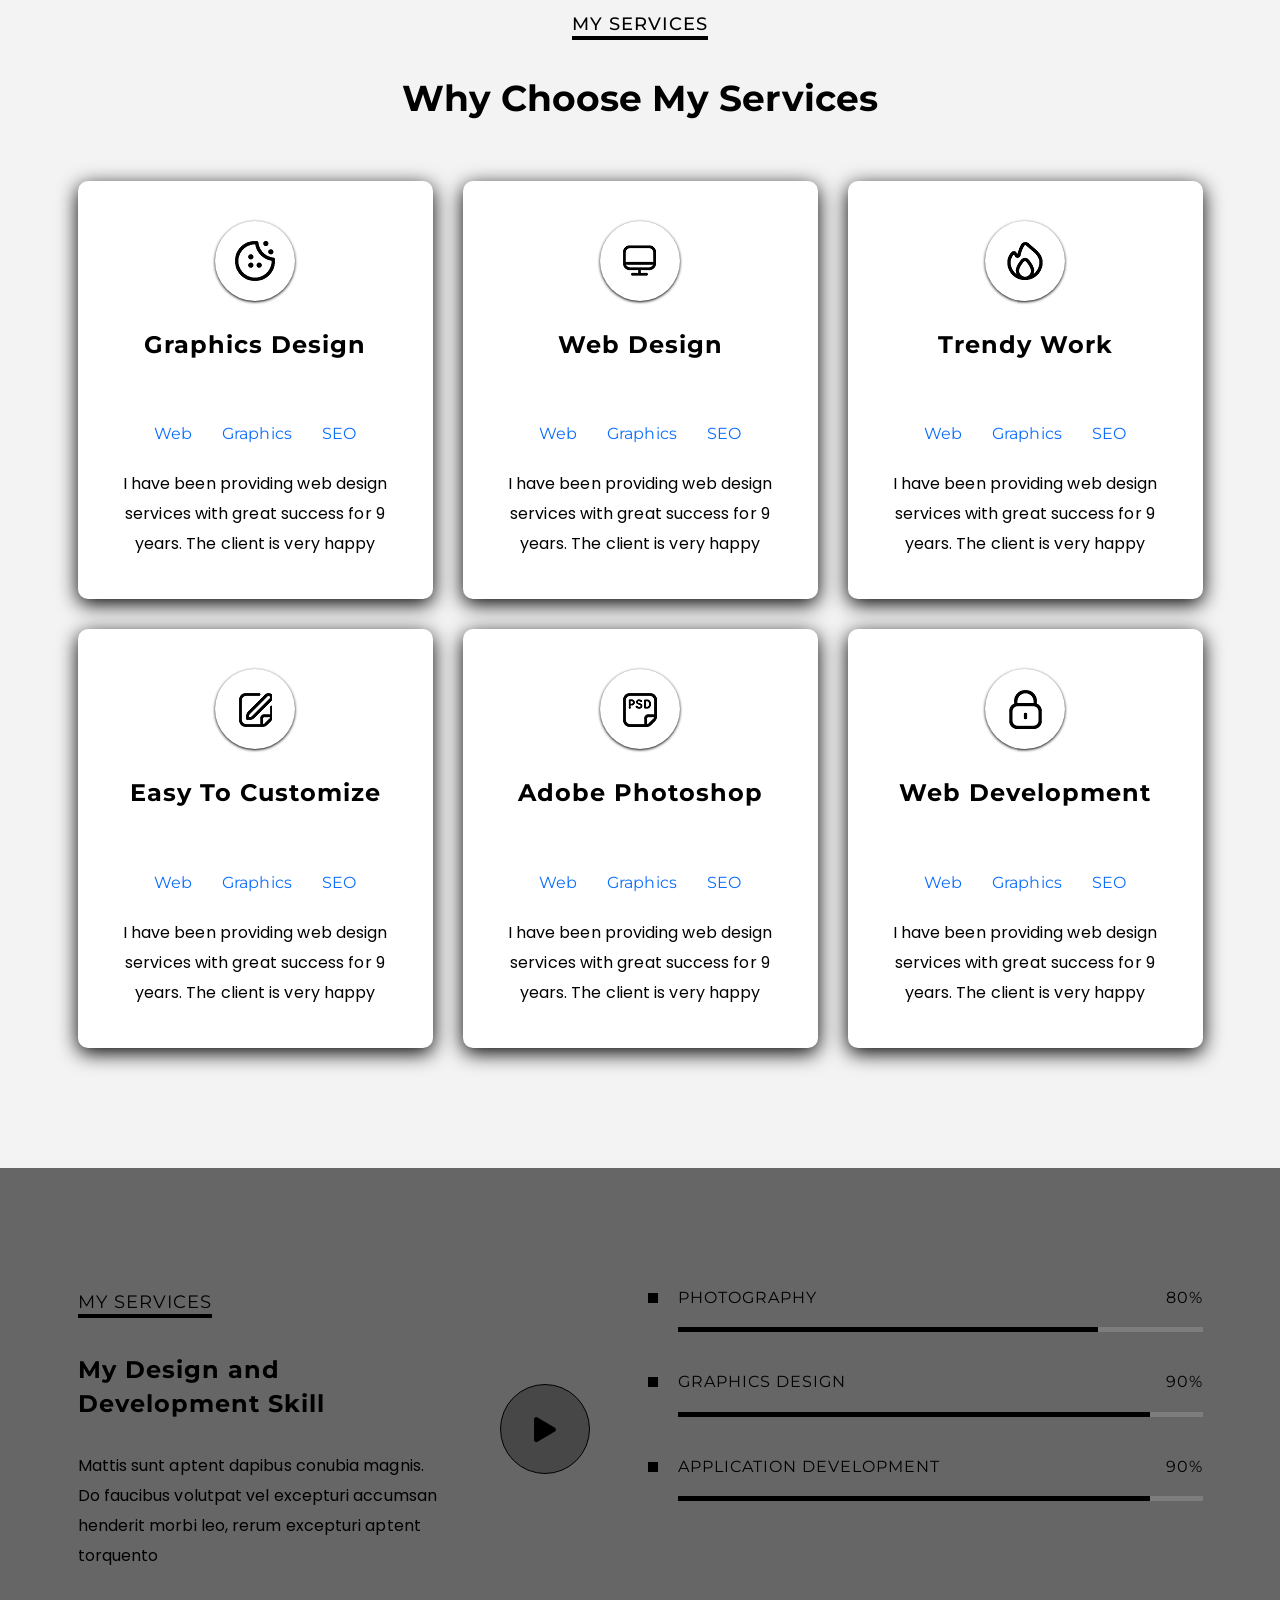
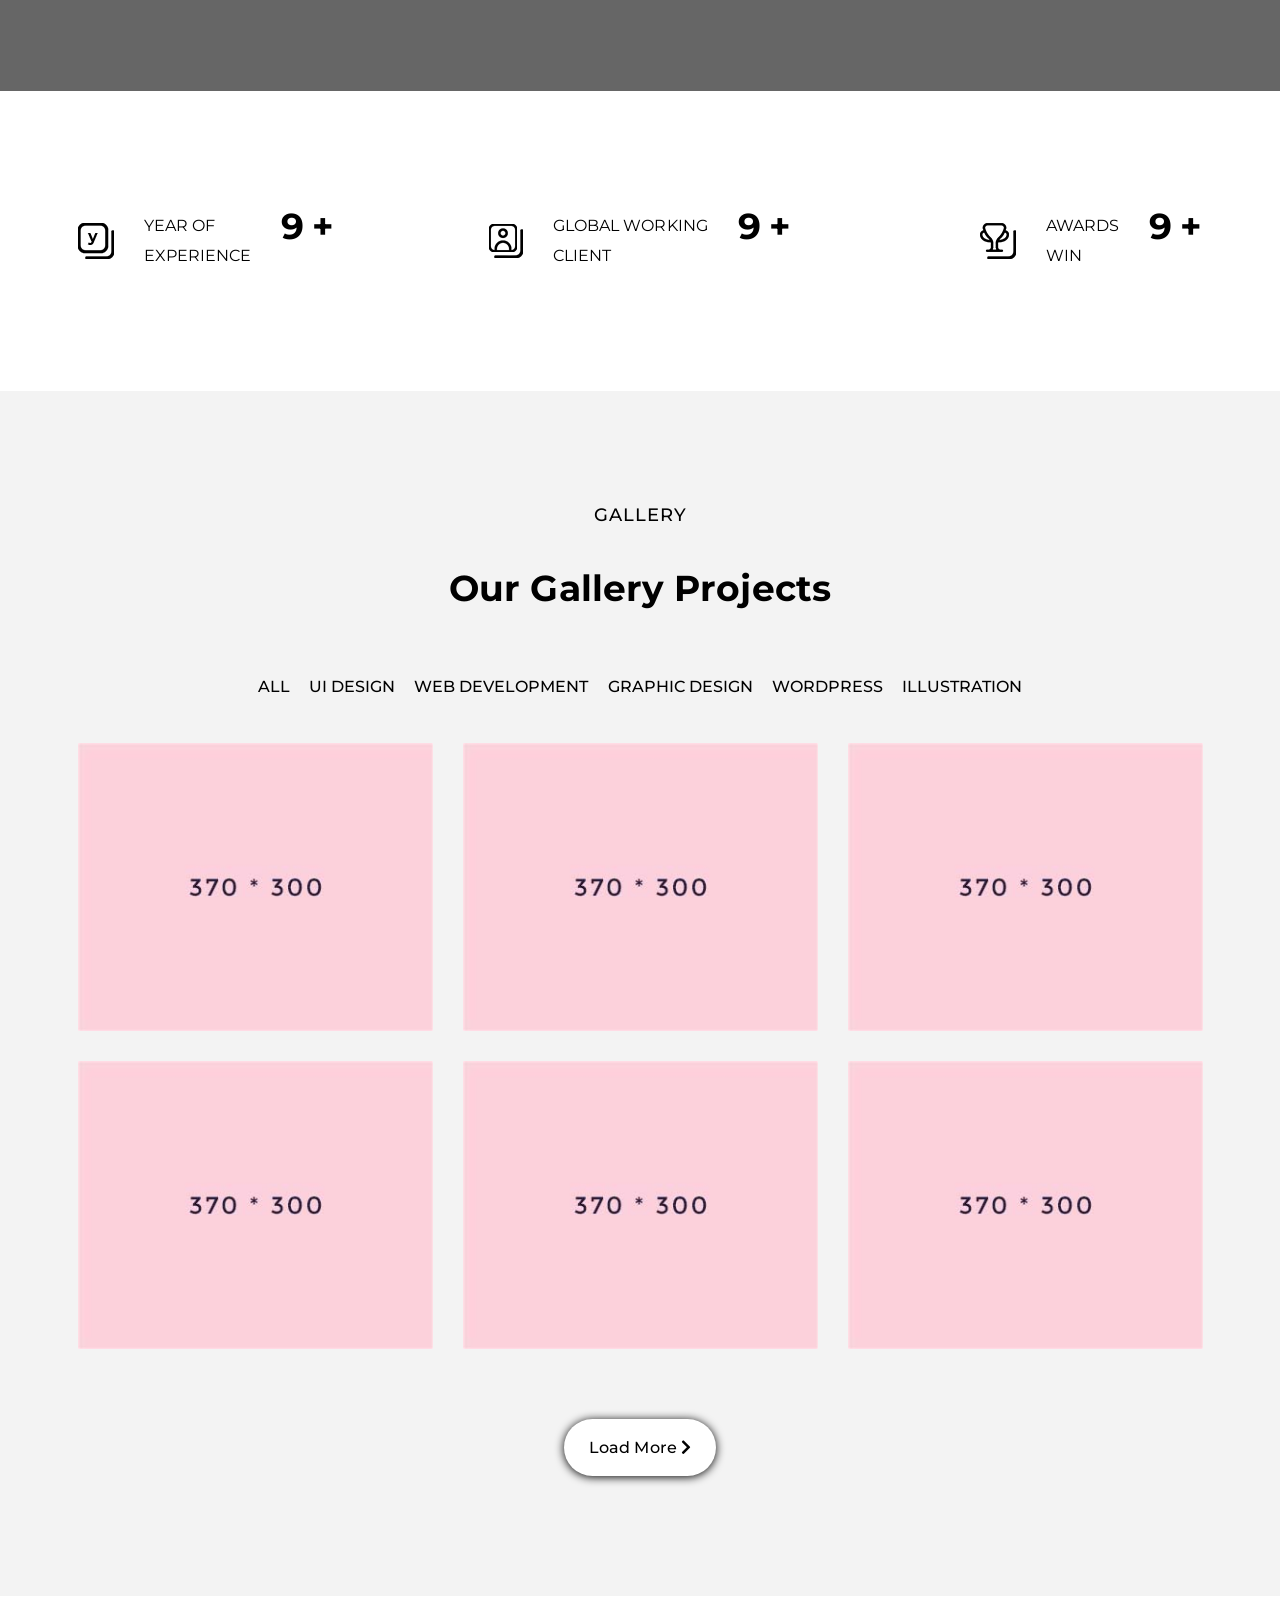
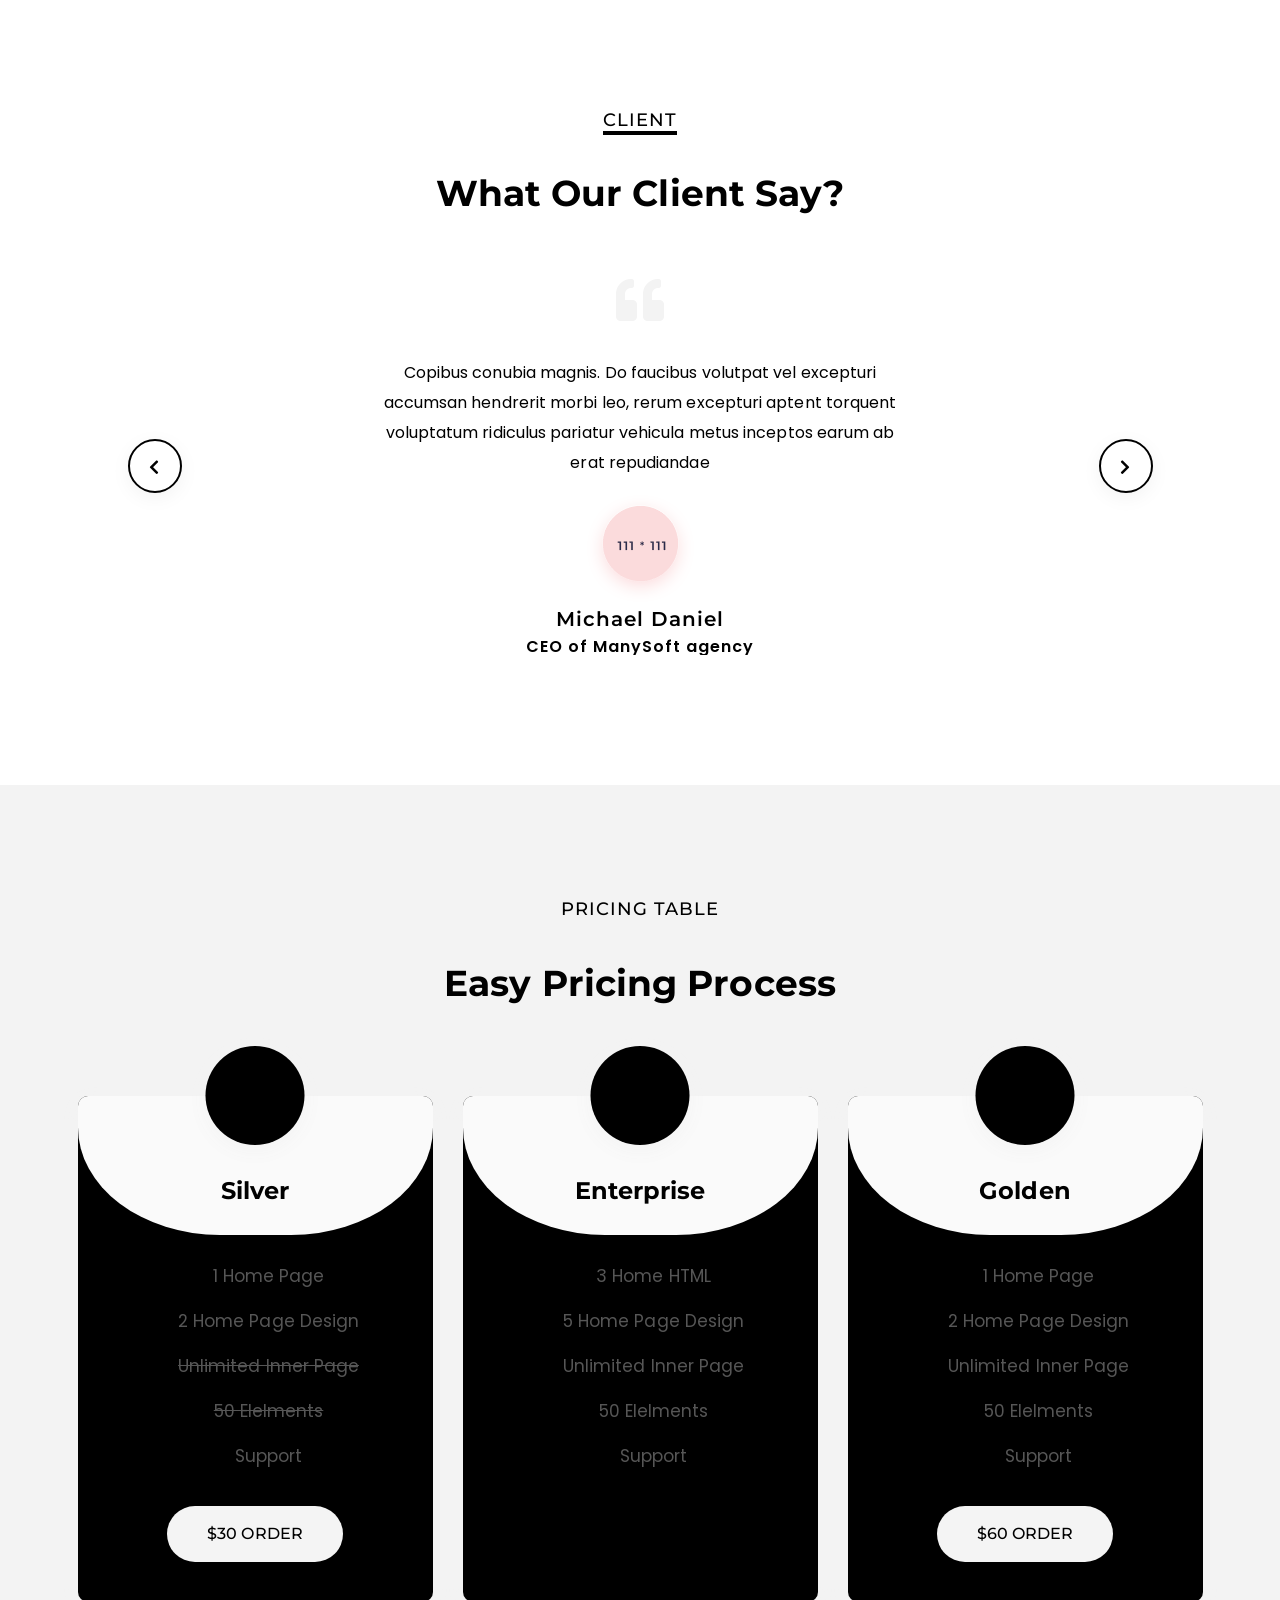
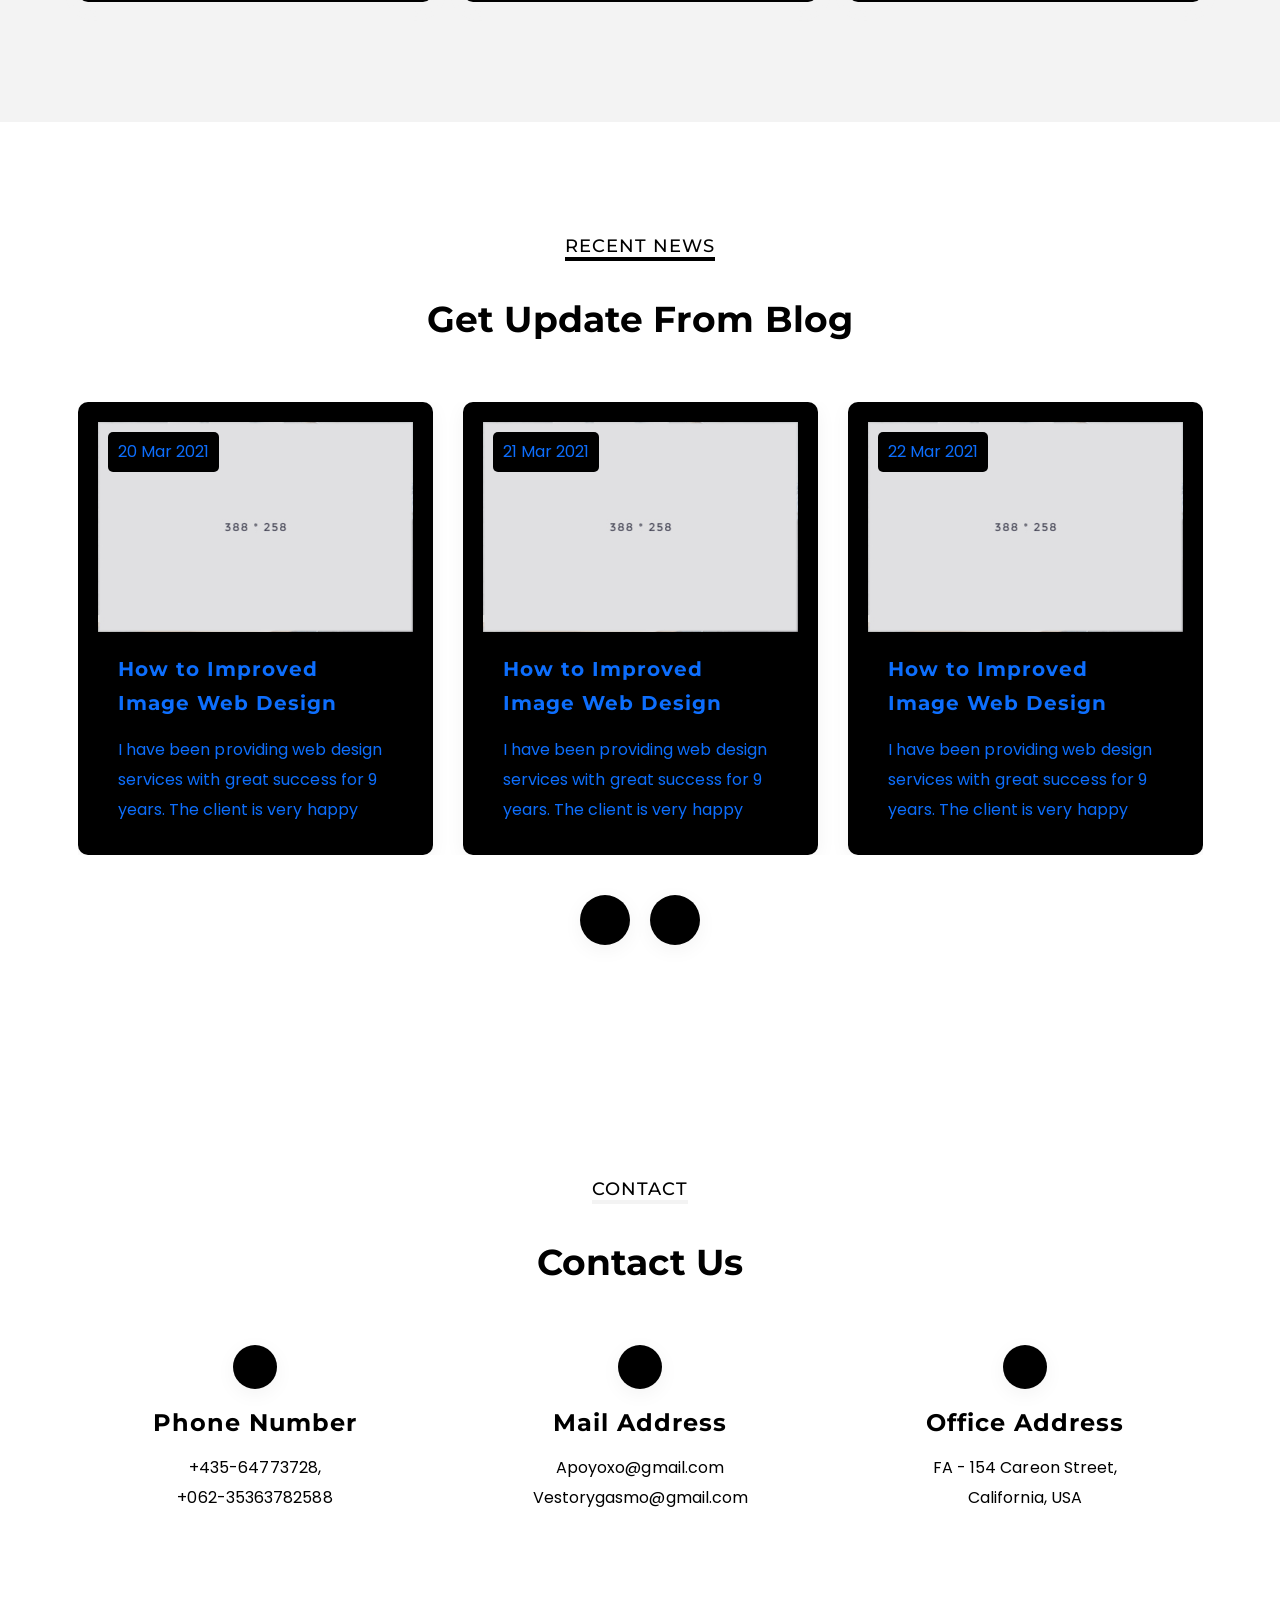
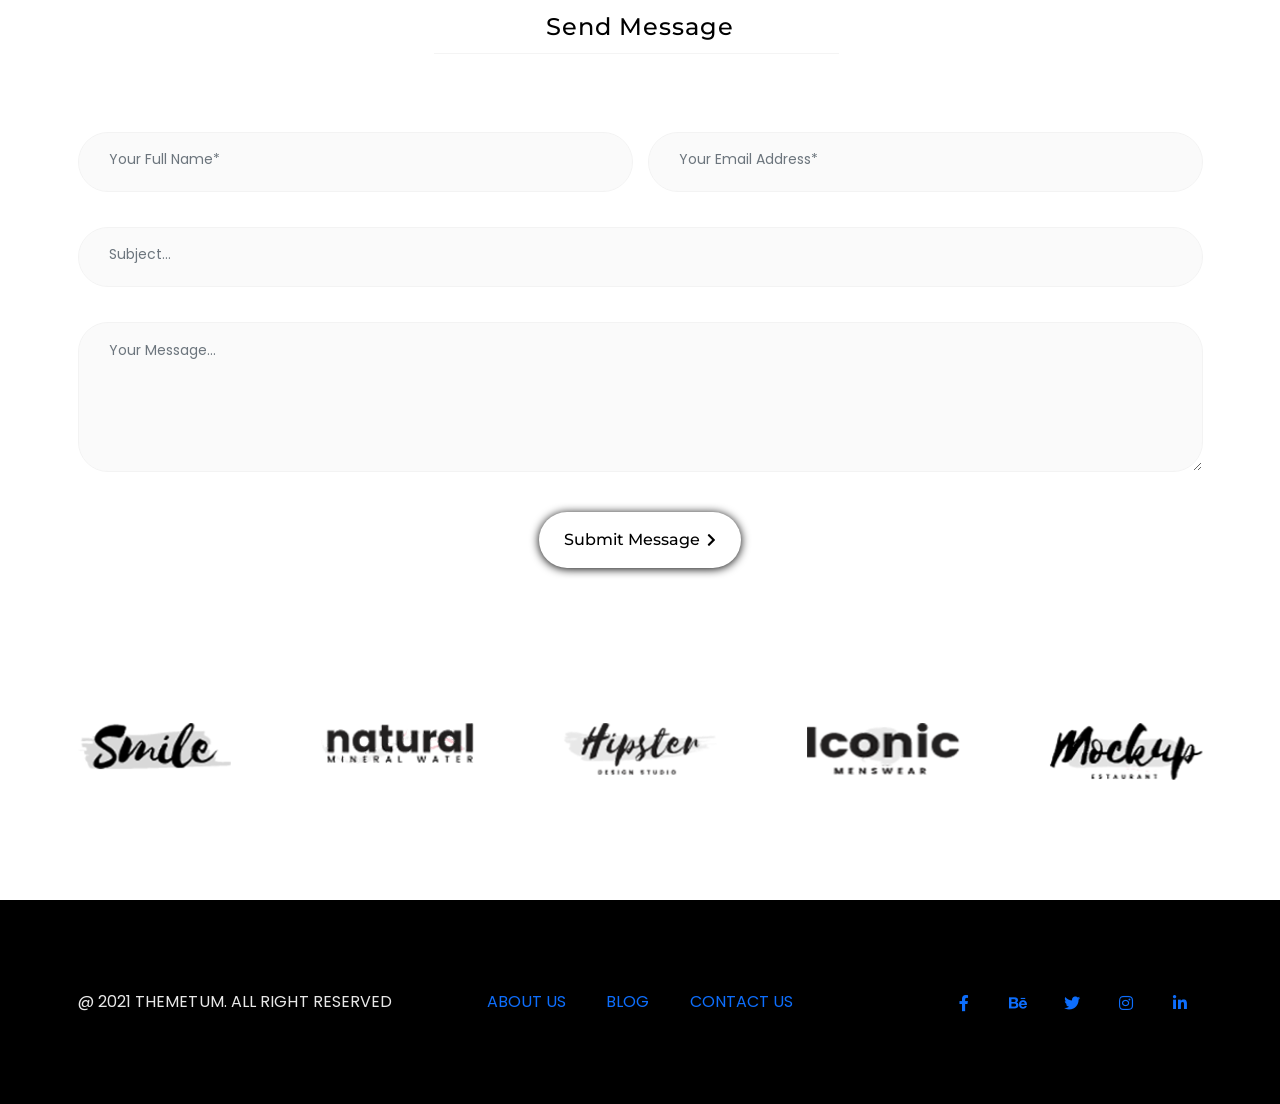
<file: Main-Koyta/koyta-two/index.html>
<!doctype html>
<html class="no-js" lang="zxx">

<head>	
	<meta charset="utf-8">
	<meta http-equiv="x-ua-compatible" content="ie=edge">
	<title>  Koyta - Personal Portfolio HTML Template </title>
	<meta name="description" content="">
	<meta name="viewport" content="width=device-width, initial-scale=1, shrink-to-fit=no">

	<!-- Place favicon.ico in the root directory -->
	<link rel="shortcut icon" type="image/x-icon" href="assets/img/logo/favicon.png">
	<!-- ========== Start Stylesheet ========== -->
	<link href="assets/css/bootstrap.min.css" rel="stylesheet" />
	<link href="assets/css/fontawesome.min.css" rel="stylesheet" />
	<link href="assets/css/magnific-popup.css" rel="stylesheet" />
	<link href="assets/css/owl.carousel.min.css" rel="stylesheet" />
	<link href="assets/css/owl.theme.default.min.css" rel="stylesheet" />
	<link href="assets/css/animate.css" rel="stylesheet" />
	<link href="assets/css/flaticon-set.css" rel="stylesheet" />
	<link href="assets/css/themify-icons.css" rel="stylesheet" />
	<link href="style.css" rel="stylesheet">
	<link href="assets/css/responsive.css" rel="stylesheet" />
	<!-- ========== End Stylesheet ========== -->
  
</head>

<body id="bdy" class="scroll-style">		

	<!-- Start PreLoader 
    ============================================= -->
	<div class="se-pre-con"></div>
	<!-- Start PreLoader-->
	
	<!-- Start header data-bs-toggle="dropdown"
    ============================================= -->
    <header class="header">
		<div class="main-navigation">
			<nav id="navbar_top" class="navbar navbar-expand-lg">
				<div class="container">
					<a class="navbar-brand" href="../index.html">
						<img src="assets/img/logo/logo.png" class="logo-display" alt="Itsol">
						<img src="assets/img/logo/logo-dark.png" class="logo-scrolled" alt="Itsol">
					</a>
					<button class="navbar-toggler" type="button" data-bs-toggle="collapse" data-bs-target="#main_nav" aria-expanded="false" aria-label="Toggle navigation">
						<span class="navbar-toggler-icon"><i class="ti-menu-alt"></i></span>
					</button>
					<div class="collapse navbar-collapse justify-content-center" id="main_nav">
						<ul id="top-menu" class="navbar-nav v-card-menu">
							<li class="nav-item">
								<a class="nav-link smooth-menu" href="#home"> 
									Home
								</a>
							</li>
							<li class="nav-item">
								<a class="nav-link smooth-menu" href="#about"> 
									About 
								</a>
							</li>
                            <li class="nav-item">
								<a class="nav-link smooth-menu" href="#service">
									Service 
								</a>
							</li>
							<li class="nav-item">
								<a class="nav-link smooth-menu" href="#work"> 
									Portfolio
								</a>
							</li>
							<li class="nav-item">
								<a class="nav-link smooth-menu" href="#blog"> 
									Blog
								</a>
							</li>
							<li class="nav-item">
								<a class="nav-link smooth-menu" href="#contact"> 
									Contact 
								</a>
							</li>
						</ul>
					</div> <!-- navbar-collapse.// -->
					<div class="side-menu">
						<div class="menu-tab">
							<div id="one"></div>
							<div id="two"></div>
							<div id="three"></div>
						</div>
						<div class="menu-hide">
							<div class="side-about">
								<img src="assets/img/02_koyta_img/blog/blog1.jpg" alt="thumb">
								<h5 class="about-sub-title mt-30">
									about Us
								</h5>
								<p class=" mb-0">
									Lorem ipsum dolor sit amet, consectetur adipisicing elit. Neque ipsa architecto, debitis fugiat ut laborum accusamus, tempora autem excepturi aspernatur quod temporibus perferendis, consectetur a odit fugit facilis sapiente, eum!
								</p>
							</div>
							<div class="side-social-content mt-30">
								<div class="side-address mb-30">
									<div class="side-addr-box">
										<div class="side-addr-icon">
											<i class="fas fa-phone"></i>
										</div>
										<div class="side-addr-desc">
											<span>+435-64773728</span>
										</div>
									</div>
									<div class="side-addr-box">
										<div class="side-addr-icon">
											<i class="fas fa-envelope"></i>
										</div>
										<div class="contact-addr-desc">
											<span>Apoyoxo@gmail.com</span> 
										</div>
									</div>
									<div class="side-addr-box">
										<div class="side-addr-icon">
											<i class="fas fa-map-marker-alt"></i>
										</div>
										<div class="side-addr-desc">
											<span>FA - 154 Careon Street</span> 
										</div>
									</div>
								</div>
								<ul class="side-social">
									<li><a href="#"><i class="fab fa-facebook-f"></i></a></li>
									<li><a href="#"><i class="fab fa-behance"></i></a></li>
									<li><a href="#"><i class="fab fa-twitter"></i></a></li>
									<li><a href="#"><i class="fab fa-linkedin-in"></i></a></li>
								</ul>
							</div>
						</div>
					</div><!-- Side Menu -->
				</div> <!-- container -->
			</nav>
		</div>
    </header>
    <!-- End header -->
    
	<main class="main">
        
		<!-- Start Slider
		============================================= -->
		<div id="home" class="hero-section">
			<div class="hero-single-2" style="background-image: url(assets/img/02_koyta_img/02.header.jpg)">
                <div class="container">
                    <div class="row g-5">
						<div class="col-xl-8">
							<div class="hero-content-2 wow fadeInLeft" data-wow-duration="4s" data-wow-delay=".2s">
								<div class="hero-desc">
									<h5 class="hero-sub-title">
										Harry Jason
									</h5>
									<h2 class="hero-title">
										I’m a Web Designer										
									</h2>
									<div class="header-description">
										<p>
											Sapiente corrupti duis ipsum a faucibus vero varius nulla? A alias magna reiciendis nunc praesentium enim aliquam gollitia
										</p>									
									</div>
									<div class="hero-btn">
										<a href="#" target="_blank" class="tm-btn-1 demo2">
											Go To Portfolio <i class="fas fa-chevron-right"></i>
										</a>
									</div>
								</div>
                            </div>
						</div>
						<div class="col-xl-4">
							<div class="hero-2-img wow fadeInRight" data-wow-duration="4s" data-wow-delay=".2s">
								<img src="assets/img/02_koyta_img/header-right.png" alt="thumb">
							</div>
						</div>
                    </div>
                </div>
            </div>
		</div>
		<!-- End Slider -->
		
		<!-- Start About
		============================================= -->
		<div id="about" class="about-area de-padding">
			<div class="container">
				<div class="about-wpr">
					<div class="row">
						<div class="col-xl-6">
							<div class="about-left wow fadeInLeft" data-wow-duration="4s" data-wow-delay=".2s">
								<div class="about-pic">
									<img src="assets/img/02_koyta_img/about-me.jpg" alt="thumb">
								</div>
							</div>
						</div>
						<div class="col-xl-6">
							<div class="about-right wow fadeInRight" data-wow-duration="4s" data-wow-delay=".2s">
								<div class="about-right-content">
									<h5 class="about-sub-title">
										about Us
									</h5>
									<h2 class="about-title">
										Hi there, I’m Herry Jason
									</h2>
									<h5 class="about-title-3">
										Photographer based in newyork, usa
									</h5>
									<div class="about-txt mb-30">
										<p>
											Eeniam possimus magni quia posuere praesentium laboriosam laudantium laborum quam dignissim nihil fugiat cursus, elementum deleniti molestiae assumenda. Lste voluptatibus nascetur luctus vitae quam. 
										</p>
										<p class="mb-0">
											Dignissimos nobis dignissim tristique, sequi occaecat cum auctor facilis interdum torquent pulvinar tenetur tempor ibendum quod.
										</p>
									</div>
									<div class="about-btns">
										<a href="#" class="tm-btn-2">
											Download CV 
											<i class="fas fa-arrow-down"></i>
										</a>
										<a href="#" class="tm-btn-3">
											<i class="fas fa-print"></i> 
											Print Cv
										</a>
									</div>
								</div>
							</div>
						</div>
					</div>
				</div>
			</div>
		</div>
		<!-- End About -->
		
		<!-- Start Service
		============================================= -->
		<div id="service" class="service-area bg de-padding v-card-section wow fadeInUp" data-wow-duration="2s" data-wow-delay=".2s">
			<div class="container">
				<div class="row">
					<div class="col-xl-8 offset-xl-2">
						<div class="site-title mb-60 text-center">
							<h5 class="about-sub-title wh">
								My Services
							</h5>
							<h2 class="mb-0">
								Why Choose My Services
							</h2>
						</div>
					</div>
				</div>
				<div class="service-wpr">
					<div class="row g-5">
						<div class="col-xl-4 col-md-6">
							<div class="service-box">
								<div class="service-icon">
									<i>
										<img src="assets/img/02_koyta_img/icon/1.png" alt="thumb">
									</i>
								</div>
								<div class="service-content">
									<h4>Graphics Design</h4>
									<ul class="service-tag">
										<li><a href="#">Web</a></li>
										<li><a href="#">Graphics</a></li>
										<li><a href="#">SEO</a></li>
									</ul>
									<p>
										I have been providing web design services with great success for 9 years. The client is very happy
									</p>
								</div>
							</div>
						</div>
						<div class="col-xl-4 col-md-6">
							<div class="service-box">
								<div class="service-icon">
									<i>
										<img src="assets/img/02_koyta_img/icon/2.png" alt="thumb">
									</i>
								</div>
								<div class="service-content">
									<h4>Web Design</h4>
									<ul class="service-tag">
										<li><a href="#">Web</a></li>
										<li><a href="#">Graphics</a></li>
										<li><a href="#">SEO</a></li>
									</ul>
									<p>
										I have been providing web design services with great success for 9 years. The client is very happy
									</p>
								</div>
							</div>
						</div>
						<div class="col-xl-4 col-md-6">
							<div class="service-box">
								<div class="service-icon">
									<i>
										<img src="assets/img/02_koyta_img/icon/3.png" alt="thumb">
									</i>
								</div>
								<div class="service-content">
									<h4>Trendy Work</h4>
									<ul class="service-tag">
										<li><a href="#">Web</a></li>
										<li><a href="#">Graphics</a></li>
										<li><a href="#">SEO</a></li>
									</ul>
									<p>
										I have been providing web design services with great success for 9 years. The client is very happy
									</p>
								</div>
							</div>
						</div>
						<div class="col-xl-4 col-md-6">
							<div class="service-box">
								<div class="service-icon">
									<i>
										<img src="assets/img/02_koyta_img/icon/4.png" alt="thumb">
									</i>
								</div>
								<div class="service-content">
									<h4>Easy To Customize</h4>
									<ul class="service-tag">
										<li><a href="#">Web</a></li>
										<li><a href="#">Graphics</a></li>
										<li><a href="#">SEO</a></li>
									</ul>
									<p>
										I have been providing web design services with great success for 9 years. The client is very happy
									</p>
								</div>
							</div>
						</div>
						<div class="col-xl-4 col-md-6">
							<div class="service-box">
								<div class="service-icon">
									<i>
										<img src="assets/img/02_koyta_img/icon/5.png" alt="thumb">
									</i>
								</div>
								<div class="service-content">
									<h4>Adobe Photoshop</h4>
									<ul class="service-tag">
										<li><a href="#">Web</a></li>
										<li><a href="#">Graphics</a></li>
										<li><a href="#">SEO</a></li>
									</ul>
									<p>
										I have been providing web design services with great success for 9 years. The client is very happy
									</p>
								</div>
							</div>
						</div>
						<div class="col-xl-4 col-md-6">
							<div class="service-box">
								<div class="service-icon">
									<i>
										<img src="assets/img/02_koyta_img/icon/6.png" alt="thumb">
									</i>
								</div>
								<div class="service-content">
									<h4>Web Development</h4>
									<ul class="service-tag">
										<li><a href="#">Web</a></li>
										<li><a href="#">Graphics</a></li>
										<li><a href="#">SEO</a></li>
									</ul>
									<p>
										I have been providing web design services with great success for 9 years. The client is very happy
									</p>
								</div>
							</div>
						</div>
					</div>
				</div>
			</div>
		</div>
		<!-- End Service -->
		
		<!-- Start Video
		============================================= -->
		<div class="video-area vid-ov de-padding" style="background-image: url(assets/img/02_koyta_img/parallax-skill.jpg)">
			<div class="container">
				<div class="video-wpr">
					<div class="row">
						<div class="col-xl-4">
							<div class="my-service">
								<h5>My Services</h5>
								<h4>
									My Design and Development Skill
								</h4>
								<p class="mb-0">
									Mattis sunt aptent dapibus conubia magnis. Do faucibus volutpat vel excepturi accumsan henderit morbi leo, rerum excepturi aptent torquento
								</p>
							</div>
						</div>
						<div class="col-xl-2 col-lg-2">
							<div class="video-box fl-wrap pl">
								<a class="video-box-btn color-bg popup-vimeo image-popup item popup-youtube" href="https://www.youtube.com/watch?v=SMKPKGW083c">
									<i class="fas fa-play play-bt"></i>
								</a>
							</div>			
						</div>
						<div class="col-xl-6">
							<div class="skills-section">
								<!-- Progress Bar Start -->
								<div class="progress-box">
									<h5>Photography <span class="pull-right">80%</span></h5>
									<div class="progress">
										<div class="progress-bar" role="progressbar" data-width="80"></div>
									</div>
								</div>
								<div class="progress-box">
									<h5>Graphics Design <span class="pull-right">90%</span></h5>
									<div class="progress">
										<div class="progress-bar" role="progressbar" data-width="90"></div>
									</div>
								</div>
								<div class="progress-box">
									<h5>Application Development <span class="pull-right">90%</span></h5>
									<div class="progress">
										<div class="progress-bar" role="progressbar" data-width="90"></div>
									</div>
								</div>
								<!-- End Progressbar -->
							</div>
						</div>
					</div>
				</div>
			</div>
		</div>
		<!-- End Video -->
		
		<!-- Start Counter 
		============================================= -->
		<div class="counter-area counter-bg-2 de-padding">
			<div class="container">
				<div class="counter-vidz">
					<div class="counter-wpr grid-3">
						<div class="fun-fact">
							<div class="fun-fact-icon">
								<img src="assets/img/02_koyta_img/icon/c1.png" alt="thumb">
							</div>
							<div class="fun-desc">
								<span class="medium">
									Year of
									<br>
									Experience
								</span>
								<p class="timer" data-count="+"  data-to="20" data-speed="3000">20</p>
							</div>
						</div>
						<div class="fun-fact">
							<div class="fun-fact-icon">
								<img src="assets/img/02_koyta_img/icon/c2.png" alt="thumb">
							</div>
							<div class="fun-desc">
								<span class="medium">
									Global Working
									<br>
									Client
								</span>
								<p class="timer" data-count="+" data-to="20" data-speed="3000">20</p>
							</div>
						</div>
						<div class="fun-fact">
							<div class="fun-fact-icon">
								<img src="assets/img/02_koyta_img/icon/c3.png" alt="thumb">
							</div>
							<div class="fun-desc">
								<span class="medium">
									Awards
									<br>
									Win
								</span>
								<p class="timer" data-count="+" data-to="20" data-speed="3000">20</p>
							</div>
						</div>
					</div>
				</div>
			</div>
		</div>
		<!-- End Counter -->
		
		<!-- Start Project Area
		============================================= -->
		<div id="work" class="project-area bg de-padding">
			<div class="container">
				<div class="row">
					<div class="col-xl-8 offset-xl-2">
						<div class="site-title mb-60 text-center">
							<h5 class="about-sub-title def">
								Gallery
							</h5>
							<h2 class="mb-0">
								Our Gallery Projects
							</h2>
						</div>
					</div>
				</div>
				<div class="project-wpr">
					<div id="filters" class="toolbar text-center mb-40">
						<button class="btn fil-cat filter active"  data-filter="all">
							   All
						</button>
						<button class="btn fil-cat filter" data-rel="web" data-filter=".web">
							UI Design
						</button>
						<button class="btn fil-cat filter" data-rel="flyers" data-filter=".flyers">
							Web Development
						</button> 
						<button class="btn fil-cat filter" data-rel="graphic" data-filter=".graphic">
							Graphic Design
						</button>
						<button class="btn fil-cat filter" data-rel="wordpress" data-filter=".wordpress">
							Wordpress
						</button>
						<button class="btn fil-cat filter" data-rel="illus" data-filter=".illus">
							Illustration
						</button>
					</div>
					<div id="portfolio" class="magnific-mix-gallery">
						<div class="portfolio-grid grid-3">
							<div class="project-box tile scale-anm web graphic" >
								<div class="port-pic">
									<img src="assets/img/02_koyta_img/portfolio/1.jpg" alt="thumb">
									<div class="port-overlay">
										<div class="port-content">
											<h5>01. Cteative Frame</h5>
											<span>Web Design</span>
											<a href="assets/img/02_koyta_img/portfolio/2.jpg" class="item popup-link">
												<i class="fas fa-eye"></i>
											</a>
										</div>
									</div>
								</div>
							</div>
							<div class="project-box tile scale-anm flyers wordpress">
								<div class="port-pic">
									<img src="assets/img/02_koyta_img/portfolio/2.jpg" alt="thumb">
									<div class="port-overlay">
										<div class="port-content">
											<h5>02. Cteative Frame</h5>
											<span>Web Design</span>
											<a href="assets/img/02_koyta_img/portfolio/2.jpg" class="item popup-link">
												<i class="fas fa-eye"></i>
											</a>
										</div>
									</div>
								</div>
							</div>
							<div class="project-box tile scale-anm web illus">
							  <div class="port-pic">
									<img src="assets/img/02_koyta_img/portfolio/3.jpg" class="ht" alt="thumb">
									<div class="port-overlay">
										<div class="port-content">
											<h5>03. Cteative Frame</h5>
											<span>Web Design</span>
											<a href="assets/img/02_koyta_img/portfolio/3.jpg" class="item popup-link">
												<i class="fas fa-eye"></i>
											</a>
										</div>
									</div>
								</div>
							</div>
							<div class="project-box tile scale-anm flyers">
								<div class="port-pic">
									<img src="assets/img/02_koyta_img/portfolio/4.jpg" alt="thumb">
									<div class="port-overlay">
										<div class="port-content">
											<h5>04. Cteative Frame</h5>
											<span>Web Design</span>
											<a href="assets/img/02_koyta_img/portfolio/4.jpg" class="item popup-link">
												<i class="fas fa-eye"></i>
											</a>
										</div>
									</div>
								</div>
							</div>
							<div class="project-box tile scale-anm web" >
								<div class="port-pic">
									<img src="assets/img/02_koyta_img/portfolio/5.jpg" alt="thumb">
									<div class="port-overlay">
										<div class="port-content">
											<h5>05. Cteative Frame</h5>
											<span>Web Design</span>
											<a href="assets/img/02_koyta_img/portfolio/5.jpg" class="item popup-link">
												<i class="fas fa-eye"></i>
											</a>
										</div>
									</div>
								</div>
							</div>
							<div class="project-box tile scale-anm bcards" >
								<div class="port-pic">
									<img src="assets/img/02_koyta_img/portfolio/6.jpg" alt="thumb">
									<div class="port-overlay">
										<div class="port-content">
											<h5>06. Cteative Frame</h5>
											<span>Web Design</span>
											<a href="assets/img/02_koyta_img/portfolio/6.jpg" class="item popup-link">
												<i class="fas fa-eye"></i>
											</a>
										</div>
									</div>
								</div>
							</div>
						</div>
					</div>
					<!--Portfolio-->
				</div>
				<div class="port-load text-center mt-70">
					<a href="#" class="tm-btn-2">
						Load More 
						<i class="fas fa-chevron-right"></i>
					</a>
				</div>
			</div>
		</div>
		<!-- End Project Area -->
		
		<!-- Start Feedback
		============================================= -->
		<div class="feed-area  de-padding">
			<div class="container">
				<div class="row">
					<div class="col-xl-8 offset-xl-2">
						<div class="site-title mb-60 text-center">
							<h5 class="about-sub-title wh def">
								Client
							</h5>
							<h2 class="mb-0">
								What Our Client Say?
							</h2>
						</div>
					</div>
				</div>
				<div class="feed-wpr feed-sldr owl-carousel owl-theme">
					<div class="feed-box">
						<div class="feed-qoute">
							<i class="fas fa-quote-left"></i>
						</div>
						<p>
							Copibus conubia magnis. Do faucibus volutpat vel 
							excepturi accumsan hendrerit morbi leo, rerum excepturi aptent torquent voluptatum ridiculus pariatur vehicula metus inceptos earum ab erat repudiandae
						</p>
						<div class="feed-bio">
							<img src="assets/img/02_koyta_img/client1.png" alt="thumb">
							<div class="feed-name">
								<h5>Michael Daniel</h5>
								<span>CEO of ManySoft agency</span>
							</div>
						</div>
					</div>
					<div class="feed-box">
						<div class="feed-qoute">
							<i class="fas fa-quote-left"></i>
						</div>
						<p>
							Copibus conubia magnis. Do faucibus volutpat vel 
							excepturi accumsan hendrerit morbi leo, rerum excepturi aptent torquent voluptatum ridiculus pariatur vehicula metus inceptos earum ab erat repudiandae
						</p>
						<div class="feed-bio">
							<img src="assets/img/02_koyta_img/client2.png" alt="thumb">
							<div class="feed-name">
								<h5>Michael Daniel</h5>
								<span>CEO of ManySoft agency</span>
							</div>
						</div>
					</div>
					<div class="feed-box">
						<div class="feed-qoute">
							<i class="fas fa-quote-left"></i>
						</div>
						<p>
							Copibus conubia magnis. Do faucibus volutpat vel 
							excepturi accumsan hendrerit morbi leo, rerum excepturi aptent torquent voluptatum ridiculus pariatur vehicula metus inceptos earum ab erat repudiandae
						</p>
						<div class="feed-bio">
							<img src="assets/img/02_koyta_img/client1.png" alt="thumb">
							<div class="feed-name">
								<h5>Michael Daniel</h5>
								<span>CEO of ManySoft agency</span>
							</div>
						</div>
					</div>
				</div>
			</div>
		</div>
		<!-- End Feedback -->
		
		<!-- Start Price
		============================================= -->
        <div id="pricing" class="item-area bg de-padding">
			<div class="container">
				<div class="row">
					<div class="col-xl-8 offset-xl-2">
						<div class="site-title mb-60 text-center">
							<h5 class="about-sub-title">
								Pricing Table
							</h5>
							<h2 class="mb-0">
								Easy Pricing Process
							</h2>
						</div>
					</div>
				</div>
                <div class="price-wpr">
					<div class="row g-5">
						<div class="col-xl-4 col-md-6">
							<div class="price-content wow fadeInLeft" data-wow-duration="2s" data-wow-delay=".2s">
								<div class="price-icon">
									<i>
										<img src="assets/img/02_koyta_img/icon/p1.png" alt="thumb">
									</i>
								</div>
								<div class="price-box">
									<div class="price-head">
										<div class="price-rib">
											<span class="price-ribbon-title">Silver</span>
										</div>
									</div>
									<div class="price-info">
										<ul>
											<li>
												<i class="fas fa-check"></i>
												1 Home Page
											</li>
											<li>
												<i class="fas fa-check"></i>
												2 Home Page Design
											</li>
											<li>
												<i class="fas fa-check"></i>
												<del>Unlimited Inner Page</del>
											</li>
											<li>
												<i class="fas fa-check"></i>
												<del>50 Elelments</del>
											</li>
											<li>
												<i class="fas fa-check"></i>
												Support
											</li>
										</ul>
									</div>
									<div class="price-bottom">
										<a href="#" class="tm-btn-4">$30 ORDER</a>
									</div>
								</div>
							</div>
						</div>
						<div class="col-xl-4 col-md-6">
							<div class="price-content wow fadeInUp" data-wow-duration="2s" data-wow-delay=".2s">
								<div class="price-icon">
									<i>
										<img src="assets/img/02_koyta_img/icon/3.png" alt="thumb">
									</i>
								</div>
								<div class="price-box">
									<div class="price-head">
										<div class="price-rib">
											<span class="price-ribbon-title">Enterprise</span>
										</div>
									</div>
									<div class="price-info">
										<ul>
											<li>
												<i class="fas fa-check"></i>
												3 Home HTML
											</li>
											<li>
												<i class="fas fa-check"></i>
												5 Home Page Design
											</li>
											<li>
												<i class="fas fa-check"></i>
												Unlimited Inner Page
											</li>
											<li>
												<i class="fas fa-check"></i>
												50 Elelments
											</li>
											<li>
												<i class="fas fa-check"></i>
												Support
											</li>
										</ul>
									</div>
									<div class="price-bottom">
										<a href="#" class="tm-btn-4 price-active">$50 ORDER</a>
									</div>
								</div>
							</div>
						</div>
						<div class="col-xl-4 col-md-6">
							<div class="price-content wow fadeInRight" data-wow-duration="2s" data-wow-delay=".2s">
								<div class="price-icon">
									<i>
										<img src="assets/img/02_koyta_img/icon/p2.png" alt="thumb">
									</i>
								</div>
								<div class="price-box">
									<div class="price-head">
										<div class="price-rib">
											<span class="price-ribbon-title">Golden</span>
										</div>
									</div>
									<div class="price-info">
										<ul>
											<li>
												<i class="fas fa-check"></i>
												1 Home Page
											</li>
											<li>
												<i class="fas fa-check"></i>
												2 Home Page Design
											</li>
											<li>
												<i class="fas fa-check"></i>
												Unlimited Inner Page
											</li>
											<li>
												<i class="fas fa-check"></i>
												50 Elelments
											</li>
											<li>
												<i class="fas fa-check"></i>
												Support
											</li>
										</ul>
									</div>
									<div class="price-bottom">
										<a href="#" class="tm-btn-4">$60 ORDER</a>
									</div>
								</div>
							</div>
						</div>
					</div>
                </div>
            </div>
        </div>
        <!-- End Price -->
		
		<!-- Start Blog
		============================================= -->
		<div id="blog" class="blog-area de-padding blog-bg">
			<div class="container">
				<div class="row">
					<div class="col-xl-8 offset-xl-2">
						<div class="site-title mb-60 text-center">
							<h5 class="about-sub-title wh def">
								Recent News
							</h5>
							<h2 class="mb-0">
								Get Update From Blog
							</h2>
						</div>
					</div>
				</div>
				<div class="blog-wpr blog-sldr owl-carousel owl-theme">
					<a href="#" target="_blank">
						<div class="blog-box wow fadeInLeft" data-wow-duration="2s" data-wow-delay=".2s">
							<div class="blog-pic">
								<img src="assets/img/02_koyta_img/blog/blog1.jpg" alt="thumb">
								<div class="blog-date">
									<span>20 Mar 2021</span>
								</div>
							</div>
							<div class="blog-desc">
								<h5>
									How to Improved Image Web Design
								</h5>
								<p class="mb-0">
									I have been providing web design services with great success for 9 years. The client is very happy
								</p>
							</div>
						</div>
					</a>
					<a href="#" target="_blank">
						<div class="blog-box wow fadeInUp" data-wow-duration="2s" data-wow-delay=".2s">
							<div class="blog-pic">
								<img src="assets/img/02_koyta_img/blog/blog2.jpg" alt="thumb">
								<div class="blog-date">
									<span>21 Mar 2021</span>
								</div>
							</div>
							<div class="blog-desc">
								<h5>
									How to Improved Image Web Design
								</h5>
								<p class="mb-0">
									I have been providing web design services with great success for 9 years. The client is very happy
								</p>
							</div>
						</div>
					</a>
					<a href="#" target="_blank">
						<div class="blog-box wow fadeInRight" data-wow-duration="2s" data-wow-delay=".2s">
							<div class="blog-pic">
								<img src="assets/img/02_koyta_img/blog/blog1.jpg" alt="thumb">
								<div class="blog-date">
									<span>22 Mar 2021</span>
								</div>
							</div>
							<div class="blog-desc">
								<h5>
									How to Improved Image Web Design
								</h5>
								<p class="mb-0">
									I have been providing web design services with great success for 9 years. The client is very happy
								</p>
							</div>
						</div>
					</a>
					<a href="#" target="_blank">
						<div class="blog-box">
							<div class="blog-pic">
								<img src="assets/img/02_koyta_img/blog/blog2.jpg" alt="thumb">
								<div class="blog-date">
									<span>23 Mar 2021</span>
								</div>
							</div>
							<div class="blog-desc">
								<h5>
									How to Improved Image Web Design
								</h5>
								<p class="mb-0">
									I have been providing web design services with great success for 9 years. The client is very happy
								</p>
							</div>
						</div>
					</a>
				</div>
			</div>
		</div>
		<!-- End Blog -->
		
		<!-- Start Contact
		============================================= -->
		<div id="contact" class="contact-area de-pt wow fadeInUp" data-wow-duration="2s" data-wow-delay=".2s">
			<div class="container">
				<div class="row">
					<div class="col-xl-8 offset-xl-2">
						<div class="site-title mb-60 text-center">
							<h5 class="about-sub-title def">
								Contact
							</h5>
							<h2 class="mb-0">
								Contact Us
							</h2>
						</div>
					</div>
				</div>
				<div class="contact-wpr">
					<div class="contact-content">
						<div class="contact-lpm mb-100">
							<div class="row g-5">
								<div class="col-xl-4 col-md-6 col-lg-6">
									<div class="contact-addr-box">
										<div class="contact-addr-icon">
											<i class="fas fa-phone"></i>
										</div>
										<div class="contact-addr-desc">
											<h4>Phone Number</h4>
											<span>+435-64773728,</span> <br>
											<span>+062-35363782588</span>
										</div>
									</div>
								</div>
								<div class="col-xl-4 col-md-6 col-lg-6">
									<div class="contact-addr-box">
										<div class="contact-addr-icon">
											<i class="fas fa-envelope"></i>
										</div>
										<div class="contact-addr-desc">
											<h4>Mail Address</h4>
											<span>Apoyoxo@gmail.com</span> 
											<span>Vestorygasmo@gmail.com</span>
										</div>
									</div>
								</div>
								<div class="col-xl-4 col-md-6 col-lg-6">
									<div class="contact-addr-box">
										<div class="contact-addr-icon">
											<i class="fas fa-map-marker-alt"></i>
										</div>
										<div class="contact-addr-desc">
											<h4>Office Address</h4>
											<span>FA - 154 Careon Street,</span> 
											<span>California, USA</span>
										</div>
									</div>
								</div>
							</div>
						</div>
						<form class="contact-form" id="contact-form" action="php/contact.php" method="POST">	
							<h4 class="contact-tl">Send Message</h4>							
							<div class="row g-4">
								<div class="col-md-6 wow fadeInUp" data-wow-duration=".6s" data-wow-delay=".3s">
									<input type="text" name="name" class="form-control input-style-2" placeholder="Your Full Name*">
								</div>								
								<div class="col-md-6 wow fadeInUp" data-wow-duration=".6s" data-wow-delay=".4s">
									<input type="email" name="email" class="form-control input-style-2" placeholder="Your Email Address*">
								</div>								
								<div class="col-md-12 wow fadeInUp" data-wow-duration=".6s" data-wow-delay=".2s">
									<input type="text" name="subject" class="form-control input-style-2" placeholder="Subject...">
								</div>
								<div class="col-md-12 wow fadeInUp" data-wow-duration=".6s" data-wow-delay=".5s">
									<textarea class="form-control input-style-2" name="message" placeholder="Your Message..."></textarea>
								</div>
								<div class="col-md-12 mt-50 contact-sub-btn text-center wow fadeInUp" data-wow-duration=".6s" data-wow-delay=".6s">
									<button type="submit" id="submit" class="tm-btn-2">
										Submit Message 
										<i class="fas fa-chevron-right"></i>
									</button>
								</div>
								<div class="col-md-12 mt-20">
									<p class="form-message"></p>
								</div>
							</div>
						</form>
					</div>
				</div>
			</div>
		</div>
		<!-- End Contact -->
		
		<!-- Start Partner
		============================================= -->
		<div class="partner-area de-padding">
			<div class="container">
				<div class="partner-wpr partner-sldr owl-carousel owl-theme">
					<img src="assets/img/02_koyta_img/logo/1.png" alt="thumb">
					<img src="assets/img/02_koyta_img/logo/2.png" alt="thumb">
					<img src="assets/img/02_koyta_img/logo/3.png" alt="thumb">
					<img src="assets/img/02_koyta_img/logo/4.png" alt="thumb">
					<img src="assets/img/02_koyta_img/logo/5.png" alt="thumb">
					<img src="assets/img/02_koyta_img/logo/1.png" alt="thumb">
					<img src="assets/img/02_koyta_img/logo/2.png" alt="thumb">
				</div>
			</div>
		</div>
		<!-- End Partner-->
		
	</main>	
		
	<div class="clearfix"></div>
	
	<!-- Start Footer
	============================================= -->
	<footer>
		<div class="footer-widget">
			<div class="container">
				<div class="copyright">
					<div class="row align-items-center">
						<div class="col-xl-4">
							<p>@ 2021 Themetum. All right reserved</p>
						</div>
						<div class="col-xl-4">
							<ul class="footer-menu">
								<li>
									<a href="#">
										About Us
									</a>
								</li>
								<li>
									<a href="#">
										Blog
									</a>
								</li>
								<li>
									<a href="#">
										Contact Us
									</a>
								</li>
							</ul>
						</div>
						<div class="col-xl-4">
							<ul class="footer-social">
								<li><a href="#"><i class="fab fa-facebook-f"></i></a></li>
								<li><a href="#"><i class="fab fa-behance"></i></a></li>
								<li><a href="#"><i class="fab fa-twitter"></i></a></li>
								<li><a href="#"><i class="fab fa-instagram"></i></a></li>
								<li><a href="#"><i class="fab fa-linkedin-in"></i></a></li>
							</ul>
						</div>
					</div>
				</div>
			</div>
		</div>
	</footer>	
	<!-- End Footer-->	
	
	<!-- Start Scroll top
	============================================= -->
	<a href="#bdy" id="scrtop" class="smooth-menu"><i class="ti-arrow-up"></i></a>
	<!-- End Scroll top-->
	
  	<!-- jQuery Frameworks
    ============================================= -->
	<script src=" assets/js/jquery-1.12.4.min.js"></script>
	<script src=" assets/js/popper.min.js"></script>
    <script src=" assets/js/bootstrap.min.js"></script>
    <script src=" assets/js/jquery.easing.min.js"></script>
    <script src=" assets/js/bootstrap-menu.js"></script>
    <script src=" assets/js/jquery.magnific-popup.min.js"></script>
    <script src=" assets/js/modernizr.custom.13711.js"></script>
    <script src=" assets/js/wow.min.js"></script>
    <script src=" assets/js/isotope.pkgd.min.js"></script>
    <script src=" assets/js/jquery.mixitup.min.js"></script>
    <script src=" assets/js/imagesloaded.pkgd.min.js"></script>
	<script src=" assets/js/jquery.appear.js"></script>
	<script src=" assets/js/count-to.js"></script>
	<script src=" assets/js/owl.carousel.min.js"></script>
	<script src=" assets/js/progress-bar.min.js"></script>
	<script src=" assets/js/typed.js"></script>
	<script src=" assets/js/YTPlayer.min.js"></script>
	<script src=" assets/js/active-class.js"></script>
    <script src=" assets/js/main.js"></script>	
</body>

</html>
</file>
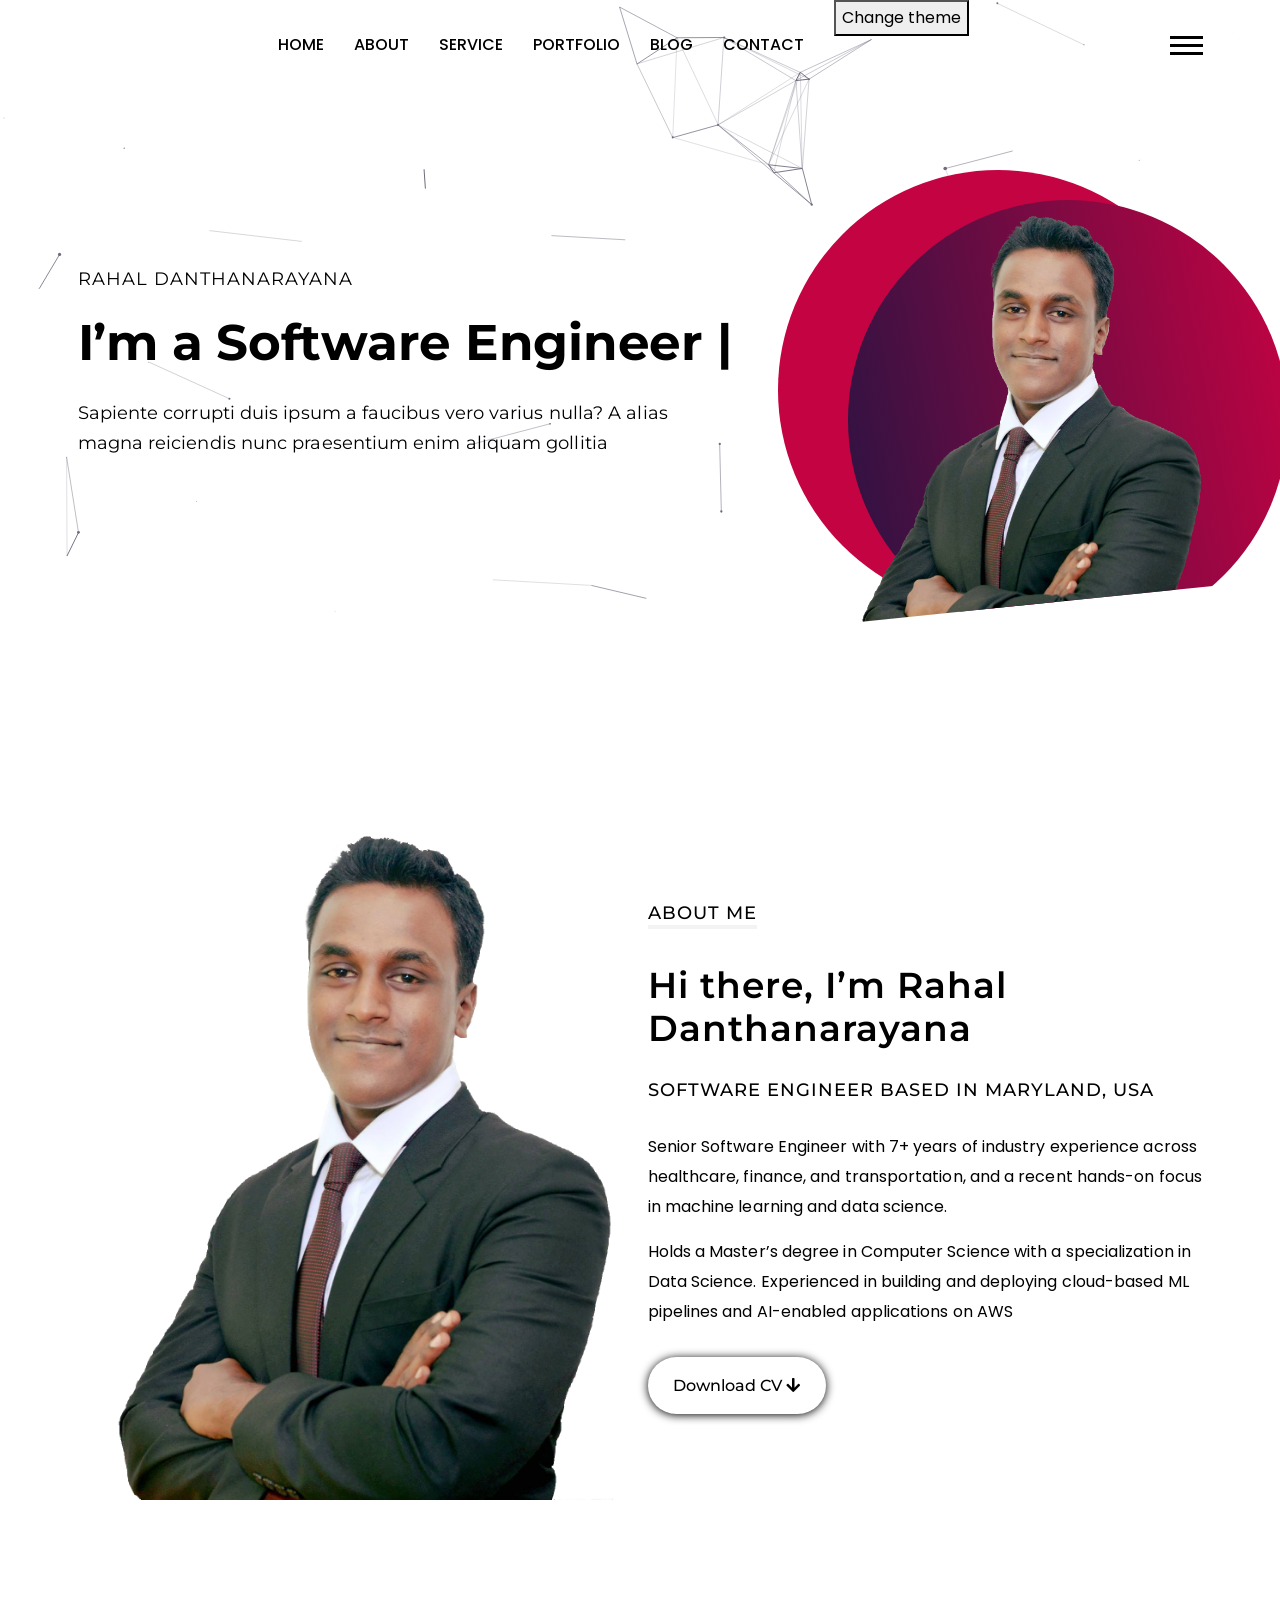
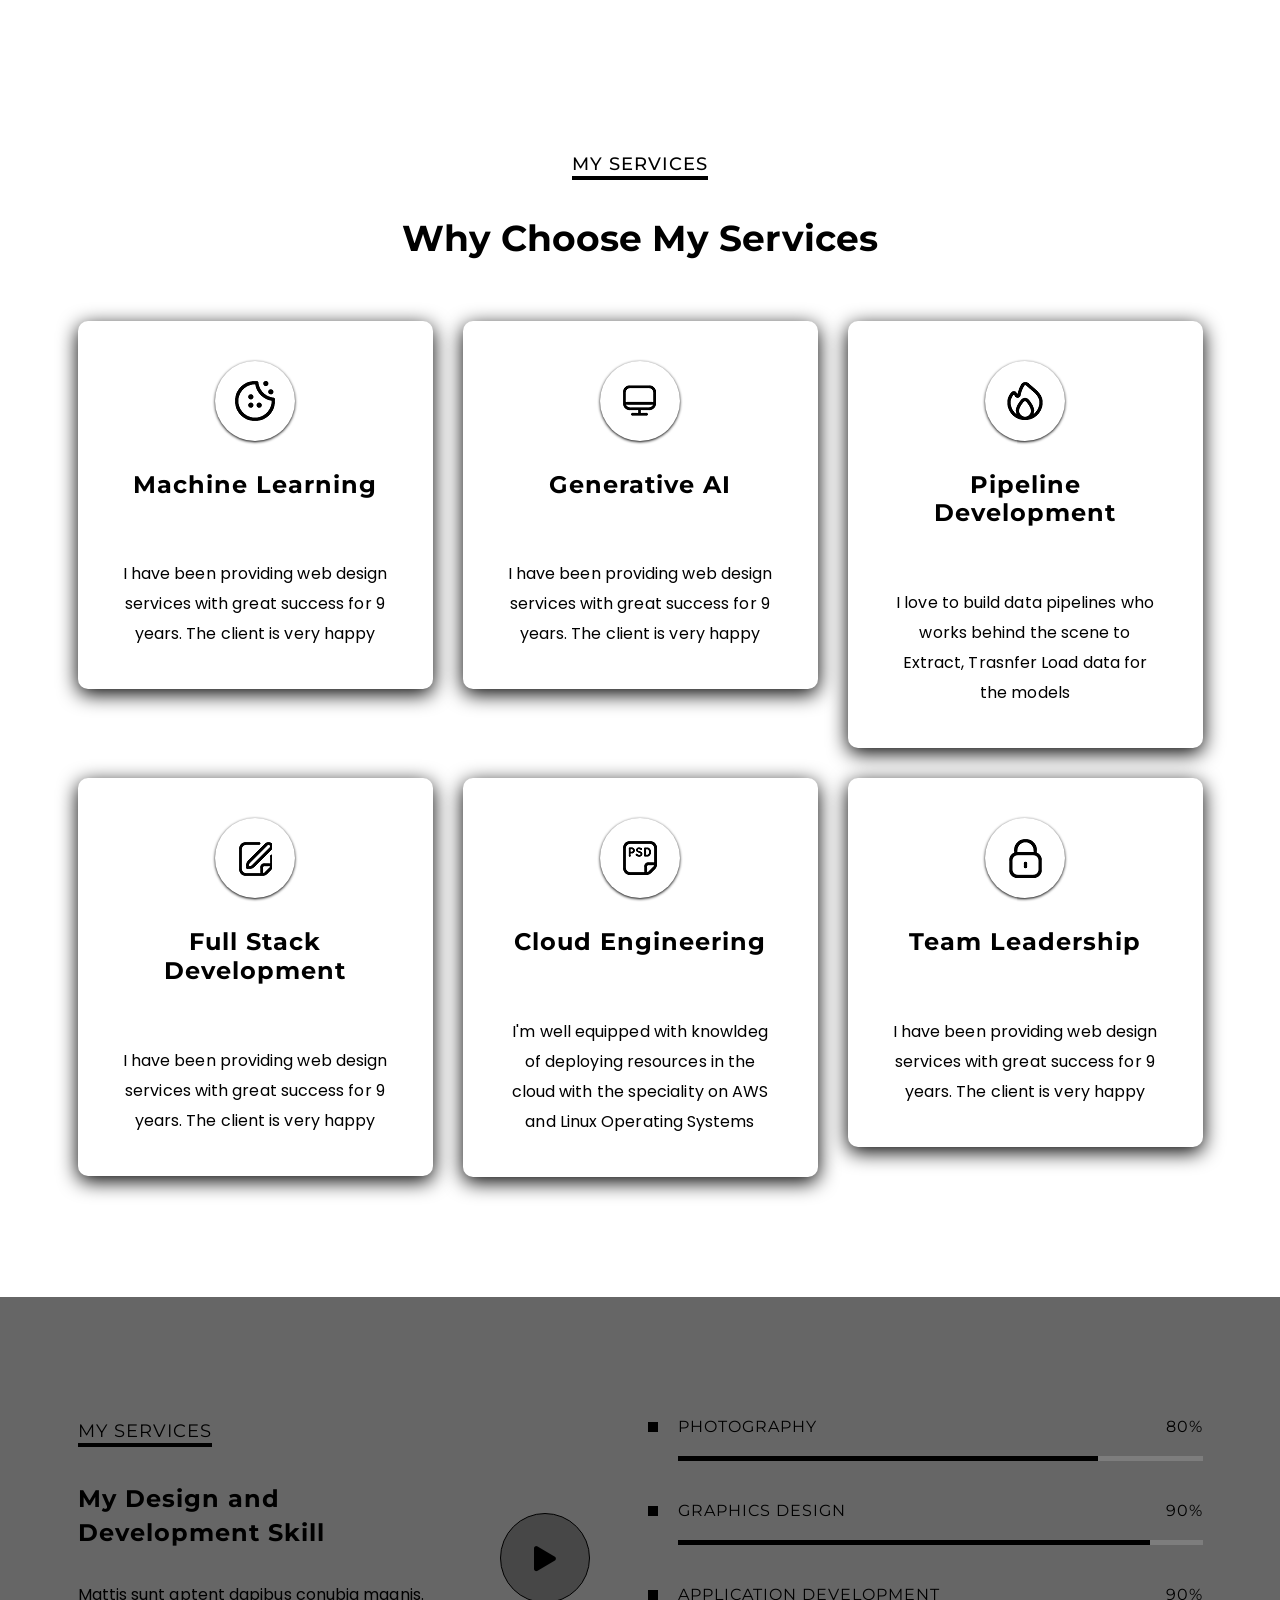
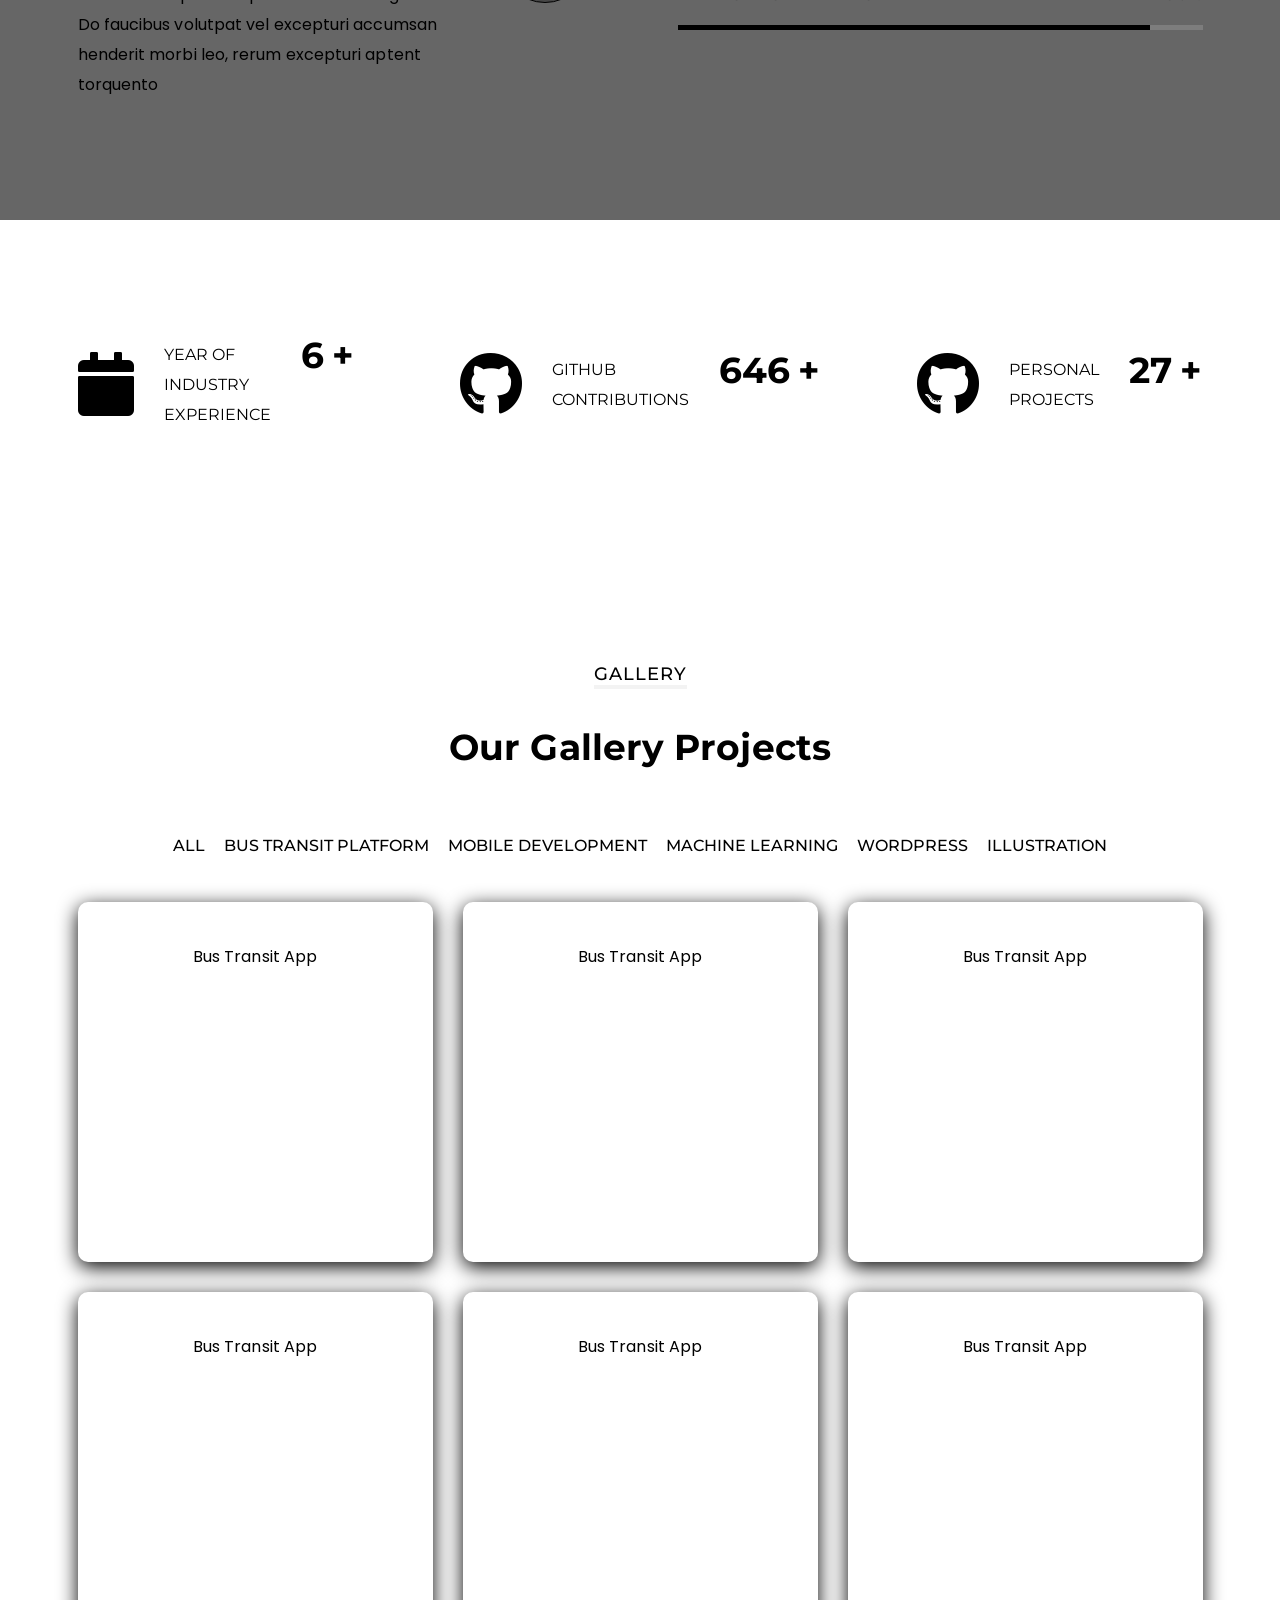
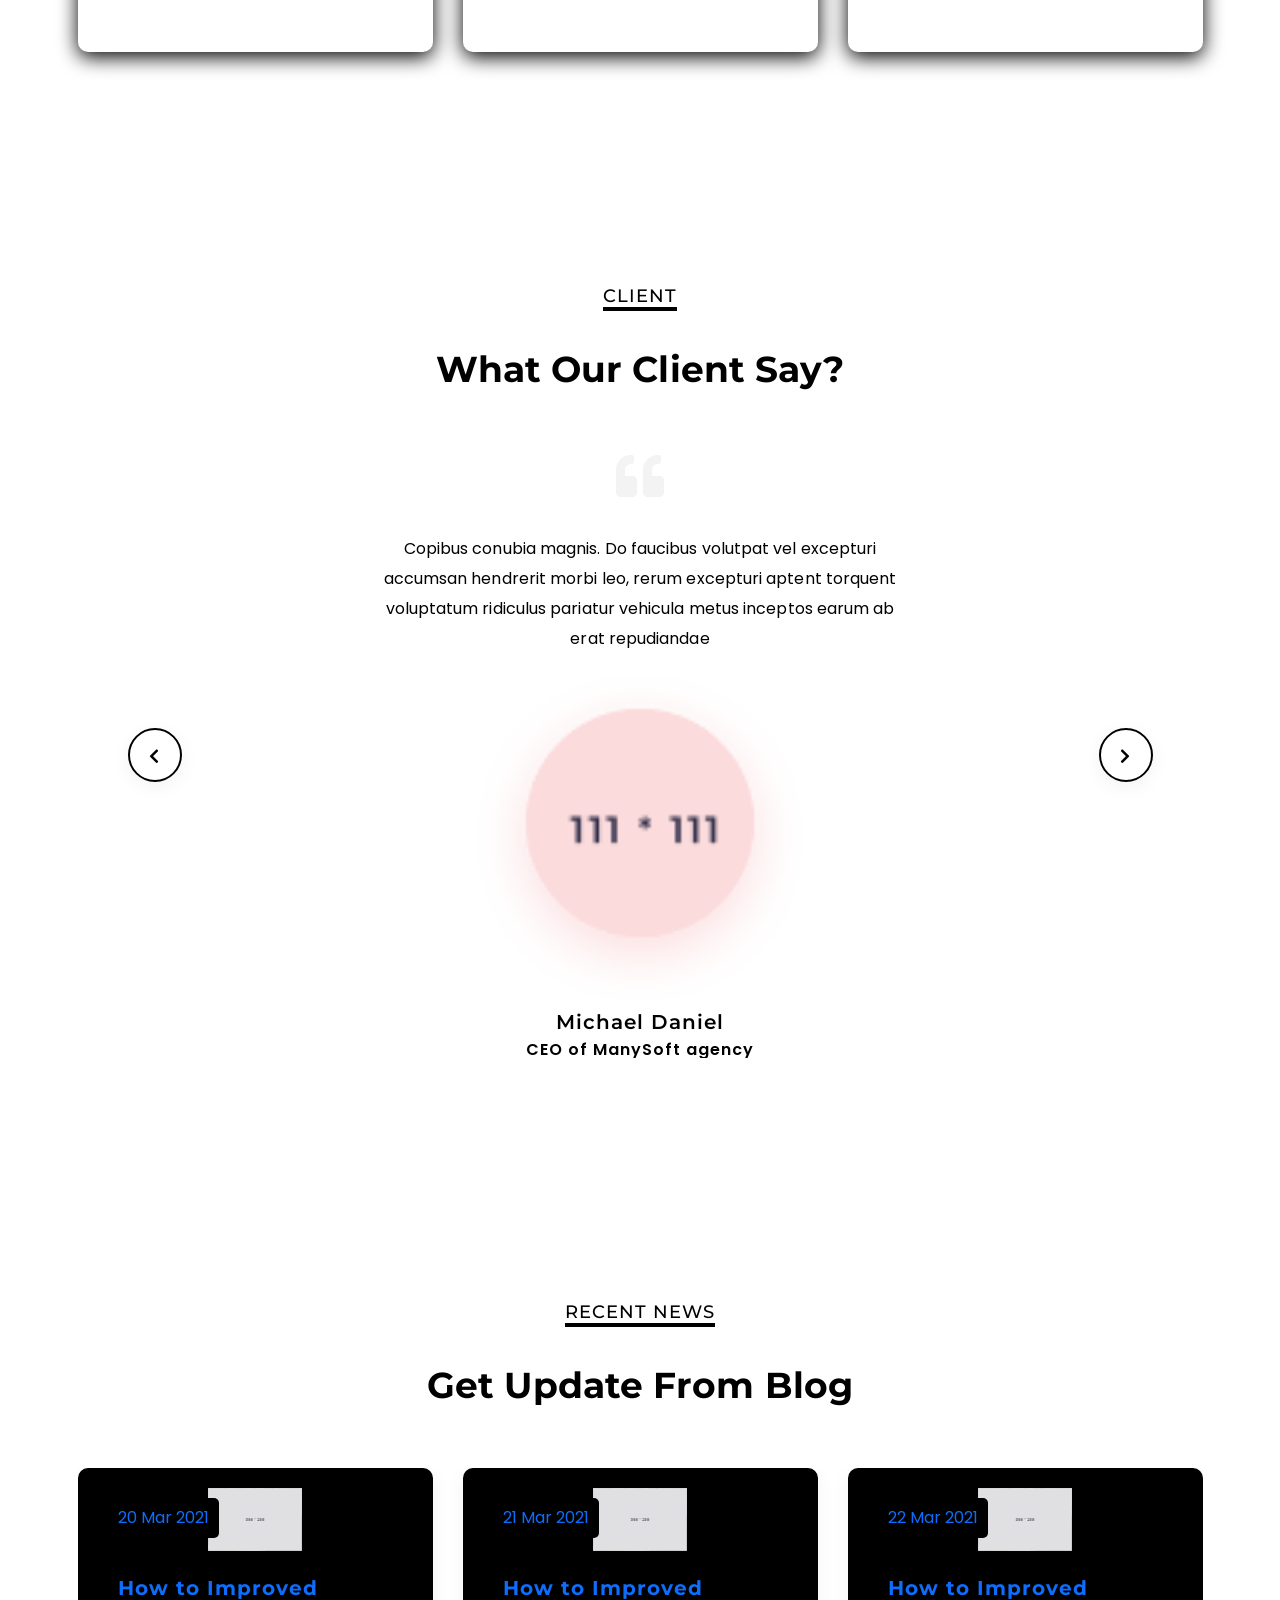
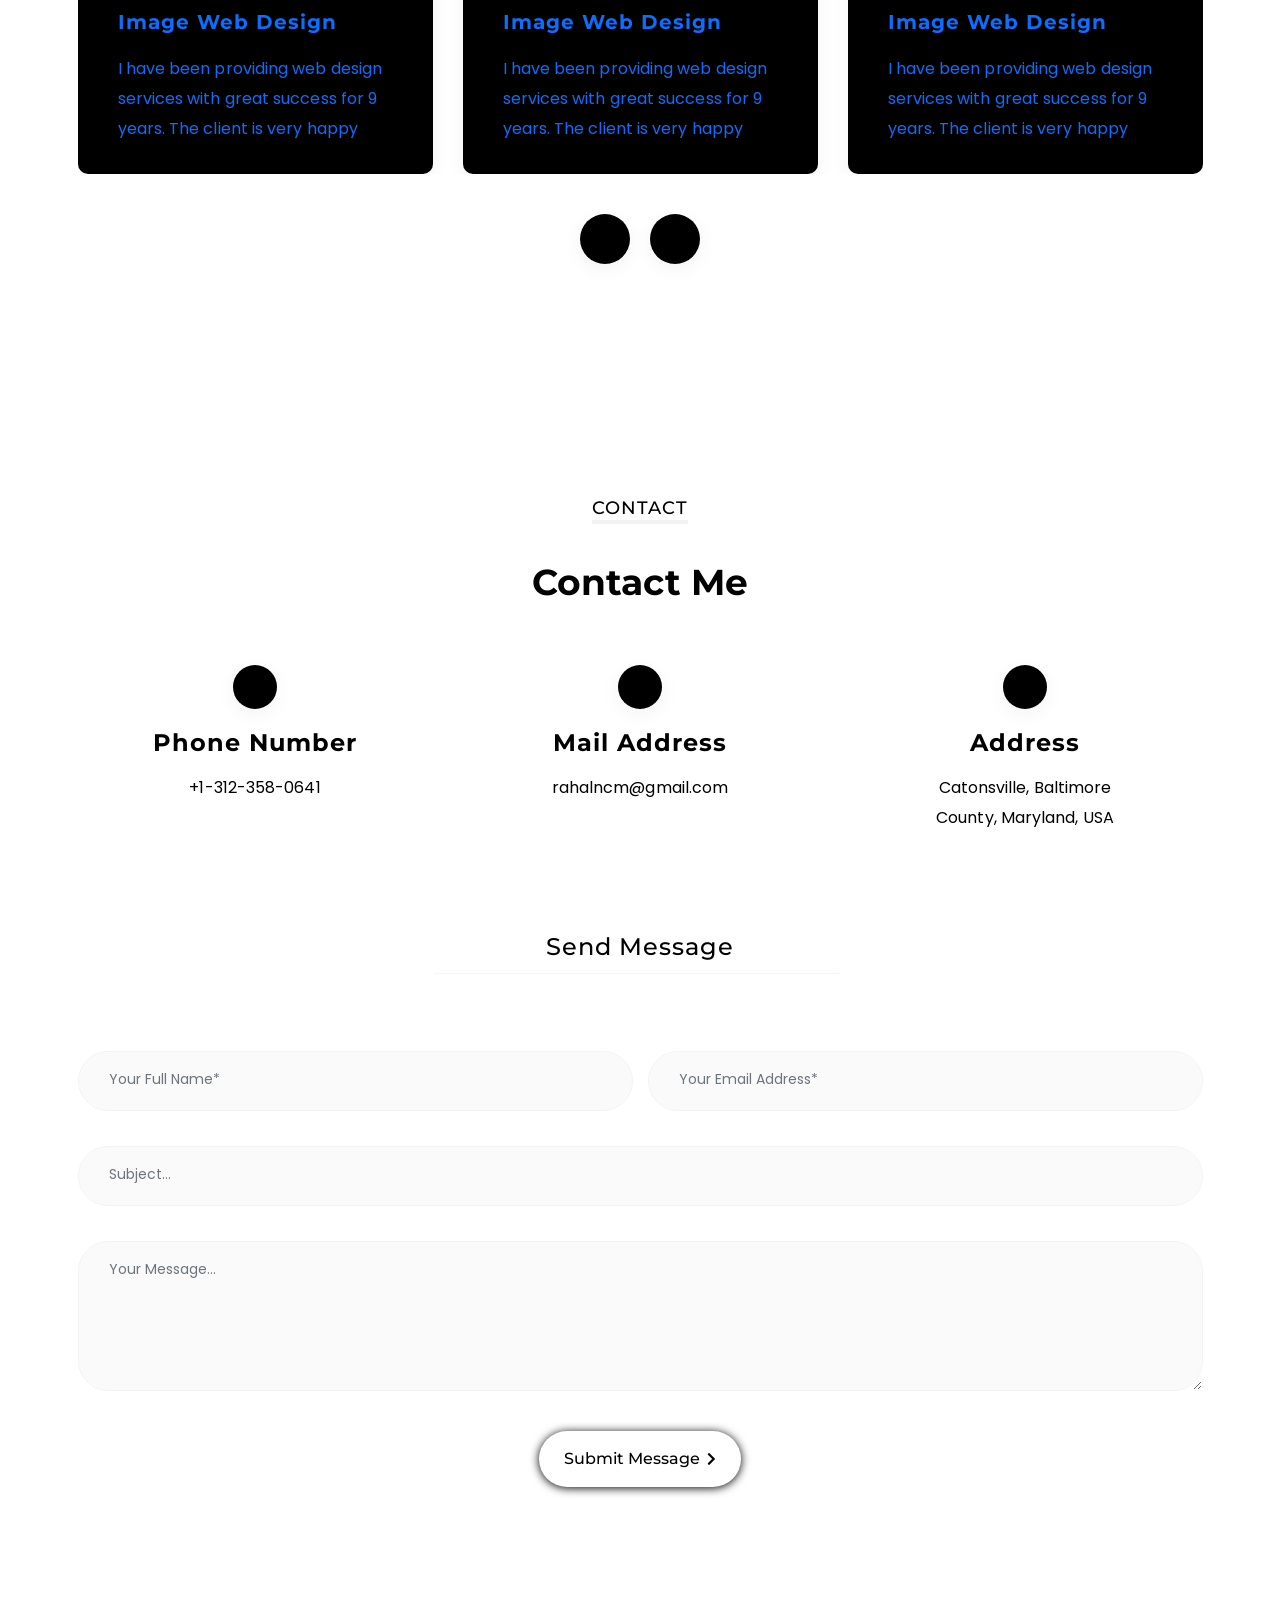
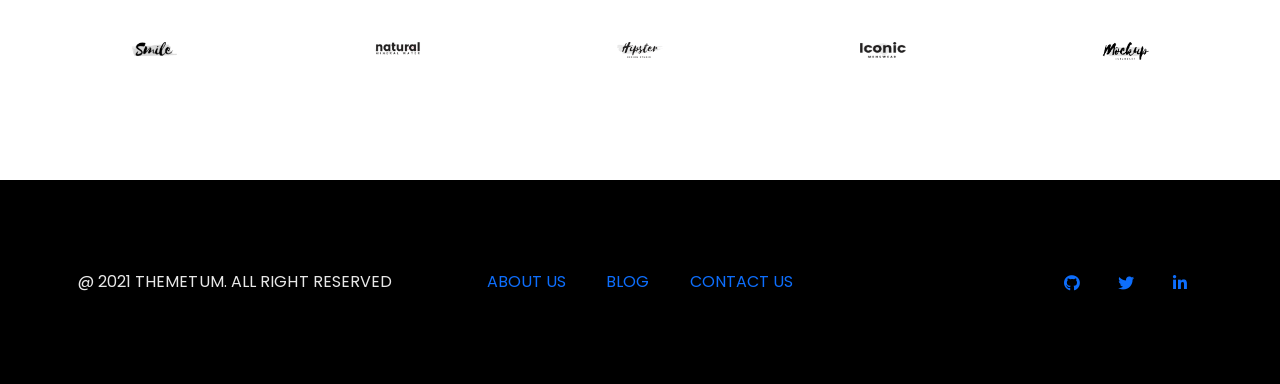
<file: index-9.html>
<!doctype html>
<html class="no-js" lang="zxx">

<head>	
	<meta charset="utf-8">
	<meta http-equiv="x-ua-compatible" content="ie=edge">
	<title>  Rahal Danthanarayana </title>
	<meta name="description" content="">
	<meta name="viewport" content="width=device-width, initial-scale=1, shrink-to-fit=no">
	<meta name="color-scheme" content="light dark" />
    <meta name="theme-color" media="(prefers-color-scheme: dark)" />
    <meta name="theme-color" media="(prefers-color-scheme: light)" />

	<!-- Place favicon.ico in the root directory -->
	<!-- <link rel="shortcut icon" type="image/x-icon" href="assets/img/logo/favicon.png"> -->
	<!-- ========== Start Stylesheet ========== -->
	<link href="assets/css/bootstrap.min.css" rel="stylesheet" />
	<link href="assets/css/fontawesome.min.css" rel="stylesheet" />
	<link href="assets/css/magnific-popup.css" rel="stylesheet" />
	<link href="assets/css/owl.carousel.min.css" rel="stylesheet" />
	<link href="assets/css/owl.theme.default.min.css" rel="stylesheet" />
	<link href="assets/css/animate.css" rel="stylesheet" />
	<link href="assets/css/flaticon-set.css" rel="stylesheet" />
	<link href="assets/css/themify-icons.css" rel="stylesheet" />
	<link href="style.css" rel="stylesheet">
	<link href="assets/css/responsive.css" rel="stylesheet" />
	<!-- ========== End Stylesheet ========== -->

	<!-- defer to make sure it runs after the html is loaded -->
	<script defer> 
	window.addEventListener("DOMContentLoaded", (event) => {
		 document.getElementById("theme").addEventListener("click", () => {
            const meta = document.querySelector('meta[name="color-scheme"]');
            if (meta.content === "light") {
            meta.content = "dark";
            document.body.classList.remove("light-mode");
            document.body.classList.add("dark-mode");
            } else {
            meta.content = "light";
            document.body.classList.remove("dark-mode");
            document.body.classList.add("light-mode");
            }
        });
	});
    </script>
  
</head>

<body id="bdy" class="scroll-style">		

	<!-- Start PreLoader 
    ============================================= -->
	<div class="se-pre-con"></div>
	<!-- Start PreLoader-->
	
	<!-- Start header data-bs-toggle="dropdown"
    ============================================= -->
    <header class="header">
		<div class="main-navigation">
			<nav id="navbar_top" class="navbar navbar-expand-lg">
				<div class="container">
				
					<button class="navbar-toggler" type="button" data-bs-toggle="collapse" data-bs-target="#main_nav" aria-expanded="false" aria-label="Toggle navigation">
						<span class="navbar-toggler-icon"><i class="ti-menu-alt"></i></span>
					</button>
					<div class="collapse navbar-collapse justify-content-center" id="main_nav">
						<ul id="top-menu" class="navbar-nav v-card-menu">
							<li class="nav-item">
								<a class="nav-link smooth-menu" href="#home"> 
									Home
								</a>
							</li>
							<li class="nav-item">
								<a class="nav-link smooth-menu" href="#about"> 
									About 
								</a>
							</li>
                            <li class="nav-item">
								<a class="nav-link smooth-menu" href="#service">
									Service 
								</a>
							</li>
							<li class="nav-item">
								<a class="nav-link smooth-menu" href="#work"> 
									Portfolio
								</a>
							</li>
							<li class="nav-item">
								<a class="nav-link smooth-menu" href="#blog"> 
									Blog
								</a>
							</li>
							<li class="nav-item">
								<a class="nav-link smooth-menu" href="#contact"> 
									Contact 
								</a>
							</li>
							<li class="nav-item">
								<button id="theme">Change theme</button>
							</li>
						</ul>
					</div> <!-- navbar-collapse.// -->
					<div class="side-menu">
						<div class="menu-tab">
							<div id="one"></div>
							<div id="two"></div>
							<div id="three"></div>
						</div>
						<div class="menu-hide">
							<div class="side-about">
								<img src="assets/img/02_koyta_img/blog/blog1.jpg" alt="thumb">
								<h5 class="about-sub-title mt-30">
									about Me
								</h5>
								<p class=" mb-0">
									Lorem ipsum dolor sit amet, consectetur adipisicing elit. Neque ipsa architecto, debitis fugiat ut laborum accusamus, tempora autem excepturi aspernatur quod temporibus perferendis, consectetur a odit fugit facilis sapiente, eum!
								</p>
							</div>
							<div class="side-social-content mt-30">
								<div class="side-address mb-30">
									<div class="side-addr-box">
										<div class="side-addr-icon">
											<i class="fas fa-phone"></i>
										</div>
										<div class="side-addr-desc">
											<span>+1-312-358-0641</span>
										</div>
									</div>
									<div class="side-addr-box">
										<div class="side-addr-icon">
											<i class="fas fa-envelope"></i>
										</div>
										<div class="contact-addr-desc">
											<span>rahalncm@gmail.com</span> 
										</div>
									</div>
									<div class="side-addr-box">
										<div class="side-addr-icon">
											<i class="fas fa-map-marker-alt"></i>
										</div>
										<div class="side-addr-desc">
											<span> Catonsville, Maryland, 21227, USA</span> 
										</div>
									</div>
								</div>
								<ul class="side-social">
									<li><a href="https://github.com/Rahal-Kanishka"><i class="fab fa-github"></i></a></li>
								<li><a href="#"><i class="fab fa-twitter"></i></a></li>
								<li><a href="https://www.linkedin.com/in/rahaldanthanrayana/"><i class="fab fa-linkedin-in"></i></a></li>
								</ul>
							</div>
						</div>
					</div><!-- Side Menu -->
				</div> <!-- container -->
			</nav>
		</div>
    </header>
    <!-- End header -->
    
	<main class="main">
        
		<!-- Start Slider
		============================================= -->
		<div id="home" class="hero-section">
			<div class="hero-single-2 clippath-circle jarallax d-flex" data-jarallax='{"speed": 0.2}'>
                 <canvas class="canvasParticles-two"></canvas>	               
				<div class="container">
                    <div class="row g-5">
						<div class="col-xl-8">
							<div class="hero-content-2 wow fadeInLeft" data-wow-duration="4s" data-wow-delay=".2s">
								<div class="hero-desc">
									<h5 class="hero-sub-title">
										Rahal Danthanarayana
									</h5>
									<h2 class="hero-title">
										I’m a 
										<span class="typed-strings">
											  <span class="type_color">Software Engineer In Machine Learning</span>
											  <span class="type_color">Full Stack Developer</span>
											  <span class="type_color">Cloud Engineer</span>
										</span>
										<span class="typed"></span>										
									</h2>
									<div class="header-description">
										<p>
											Sapiente corrupti duis ipsum a faucibus vero varius nulla? A alias magna reiciendis nunc praesentium enim aliquam gollitia
										</p>									
									</div>
								</div>
                            </div>
						</div>
						<div class="col-xl-4">
							<div class="hero-2-img wow fadeInRight" data-wow-duration="4s" data-wow-delay=".2s">
								<img src="assets/img/02_koyta_img/my_pic_background_edited_1.png" alt="thumb">
							</div>
						</div>
                    </div>
                </div>
            </div>
		</div>
		<!-- End Slider -->
		
		<!-- Start About
		============================================= -->
		<div id="about" class="about-area de-padding">
			<div class="container">
				<div class="about-wpr">
					<div class="row">
						<div class="col-xl-6">
							<div class="about-left wow fadeInLeft" data-wow-duration="4s" data-wow-delay=".2s">
								<div class="about-pic">
									<img src="assets/img/02_koyta_img/my_pic_background_edited_1.png" alt="thumb">
								</div>
							</div>
						</div>
						<div class="col-xl-6">
							<div class="about-right wow fadeInRight" data-wow-duration="4s" data-wow-delay=".2s">
								<div class="about-right-content">
									<h5 class="about-sub-title">
										about Me
									</h5>
									<h2 class="about-title">
										Hi there, I’m Rahal Danthanarayana
									</h2>
									<h5 class="about-title-3">
										Software Engineer based in Maryland, USA
									</h5>
									<div class="about-txt mb-30">
										<p>
											Senior Software Engineer with 7+ years of industry experience across healthcare, finance, and transportation, and a recent hands-on focus in machine learning and data science. 
										</p>
										<p class="mb-0">
											Holds a Master’s degree in Computer Science with a specialization in Data Science. Experienced in building and deploying cloud-based ML pipelines and AI-enabled applications on AWS
										</p>
									</div>
									<div class="about-btns">
										<a href="#" class="tm-btn-2">
											Download CV 
											<i class="fas fa-arrow-down"></i>
										</a>
									</div>
								</div>
							</div>
						</div>
					</div>
				</div>
			</div>
		</div>
		<!-- End About -->
		
		<!-- Start Service
		============================================= -->
		<div id="service" class="service-area de-padding v-card-section wow fadeInUp" data-wow-duration="2s" data-wow-delay=".2s">
			<div class="container">
				<div class="row">
					<div class="col-xl-8 offset-xl-2">
						<div class="site-title mb-60 text-center">
							<h5 class="about-sub-title wh">
								My Services
							</h5>
							<h2 class="mb-0">
								Why Choose My Services
							</h2>
						</div>
					</div>
				</div>
				<div class="service-wpr">
					<div class="row g-5">
						<div class="col-xl-4 col-md-6">
							<div class="service-box">
								<div class="service-icon">
									<i>
										<img src="assets/img/02_koyta_img/icon/1.png" alt="thumb">
									</i>
								</div>
								<div class="service-content">
									<h4>Machine Learning</h4>
									<p>
										I have been providing web design services with great success for 9 years. The client is very happy
									</p>
								</div>
							</div>
						</div>
						<div class="col-xl-4 col-md-6">
							<div class="service-box">
								<div class="service-icon">
									<i>
										<img src="assets/img/02_koyta_img/icon/2.png" alt="thumb">
									</i>
								</div>
								<div class="service-content">
									<h4>Generative AI</h4>
									<p>
										I have been providing web design services with great success for 9 years. The client is very happy
									</p>
								</div>
							</div>
						</div>
						<div class="col-xl-4 col-md-6">
							<div class="service-box">
								<div class="service-icon">
									<i>
										<img src="assets/img/02_koyta_img/icon/3.png" alt="thumb">
									</i>
								</div>
								<div class="service-content">
									<h4>Pipeline Development</h4>
									<p>
										I love to build data pipelines who works behind the scene to Extract, Trasnfer Load data for the models
									</p>
								</div>
							</div>
						</div>
						<div class="col-xl-4 col-md-6">
							<div class="service-box">
								<div class="service-icon">
									<i>
										<img src="assets/img/02_koyta_img/icon/4.png" alt="thumb">
									</i>
								</div>
								<div class="service-content">
									<h4>Full Stack Development</h4>
									<p>
										I have been providing web design services with great success for 9 years. The client is very happy
									</p>
								</div>
							</div>
						</div>
						<div class="col-xl-4 col-md-6">
							<div class="service-box">
								<div class="service-icon">
									<i>
										<img src="assets/img/02_koyta_img/icon/5.png" alt="thumb">
									</i>
								</div>
								<div class="service-content">
									<h4>Cloud Engineering</h4>
									
									<p>
										I'm well equipped with knowldeg of deploying resources in the cloud with the speciality on AWS and Linux Operating Systems
									</p>
								</div>
							</div>
						</div>
						<div class="col-xl-4 col-md-6">
							<div class="service-box">
								<div class="service-icon">
									<i>
										<img src="assets/img/02_koyta_img/icon/6.png" alt="thumb">
									</i>
								</div>
								<div class="service-content">
									<h4>Team Leadership</h4>
									<p>
										I have been providing web design services with great success for 9 years. The client is very happy
									</p>
								</div>
							</div>
						</div>
					</div>
				</div>
			</div>
		</div>
		<!-- End Service -->
		
		<!-- Start Video
		============================================= -->
		<div class="video-area vid-ov de-padding" style="background-image: url(assets/img/02_koyta_img/parallax-skill.jpg)">
			<div class="container">
				<div class="video-wpr">
					<div class="row">
						<div class="col-xl-4">
							<div class="my-service">
								<h5>My Services</h5>
								<h4>
									My Design and Development Skill
								</h4>
								<p class="mb-0">
									Mattis sunt aptent dapibus conubia magnis. Do faucibus volutpat vel excepturi accumsan henderit morbi leo, rerum excepturi aptent torquento
								</p>
							</div>
						</div>
						<div class="col-xl-2 col-lg-2">
							<div class="video-box fl-wrap pl">
								<a class="video-box-btn color-bg popup-vimeo image-popup item popup-youtube" href="https://www.youtube.com/watch?v=SMKPKGW083c">
									<i class="fas fa-play play-bt"></i>
								</a>
							</div>			
						</div>
						<div class="col-xl-6">
							<div class="skills-section">
								<!-- Progress Bar Start -->
								<div class="progress-box">
									<h5>Photography <span class="pull-right">80%</span></h5>
									<div class="progress">
										<div class="progress-bar" role="progressbar" data-width="80"></div>
									</div>
								</div>
								<div class="progress-box">
									<h5>Graphics Design <span class="pull-right">90%</span></h5>
									<div class="progress">
										<div class="progress-bar" role="progressbar" data-width="90"></div>
									</div>
								</div>
								<div class="progress-box">
									<h5>Application Development <span class="pull-right">90%</span></h5>
									<div class="progress">
										<div class="progress-bar" role="progressbar" data-width="90"></div>
									</div>
								</div>
								<!-- End Progressbar -->
							</div>
						</div>
					</div>
				</div>
			</div>
		</div>
		<!-- End Video -->
		
		<!-- Start Counter 
		============================================= -->
		<div class="counter-area counter-bg-2 de-padding">
			<div class="container">
				<div class="counter-vidz">
					<div class="counter-wpr grid-3">
						<div class="fun-fact">
							<div class="fun-fact-icon">
								<!-- <img src="assets/img/02_koyta_img/icon/c1.png" alt="thumb"> -->
								<i class="fa fa-calendar fa-4x"></i>
							</div>
							<div class="fun-desc">
								<span class="medium">
									Year of
									<br>
									Industry <br>
									Experience
								</span>
								<p class="timer" data-count="+"  data-to="7" data-speed="3000">7</p>
							</div>
						</div>
						<div class="fun-fact">
							<div class="fun-fact-icon">
								<!-- <img src="assets/img/02_koyta_img/icon/c2.png" alt="thumb"> -->
								<i class="fab fa-github fa-4x"></i>
							</div>
							<div class="fun-desc">
								<span class="medium">
									Github
									<br>
									Contributions
								</span>
								<p class="timer" data-count="+" data-to="745" data-speed="3000">745</p>
							</div>
						</div>
						<div class="fun-fact">
							<div class="fun-fact-icon">
								<i class="fab fa-github fa-4x"></i>
							</div>
							<div class="fun-desc">
								<span class="medium">
									Personal
									<br>
									Projects
								</span>
								<p class="timer" data-count="+" data-to="31" data-speed="3000">31</p>
							</div>
						</div>
					</div>
				</div>
			</div>
		</div>
		<!-- End Counter -->
		
		<!-- Start Project Area
		============================================= -->
		<div id="work" class="project-area de-padding">
			<div class="container">
				<div class="row">
					<div class="col-xl-8 offset-xl-2">
						<div class="site-title mb-60 text-center">
							<h5 class="about-sub-title def">
								Gallery
							</h5>
							<h2 class="mb-0">
								Our Gallery Projects
							</h2>
						</div>
					</div>
				</div>
				<div class="project-wpr">
					<div id="filters" class="toolbar text-center mb-40">
						<button class="btn fil-cat filter active"  data-filter="all">
							   All
						</button>
						<button class="btn fil-cat filter" data-rel="web" data-filter=".web">
							Bus Transit Platform
						</button>
						<button class="btn fil-cat filter" data-rel="flyers" data-filter=".flyers">
							Mobile Development 
						</button> 
						<button class="btn fil-cat filter" data-rel="graphic" data-filter=".graphic">
							Machine Learning
						</button>
						<button class="btn fil-cat filter" data-rel="wordpress" data-filter=".wordpress">
							Wordpress
						</button>
						<button class="btn fil-cat filter" data-rel="illus" data-filter=".illus">
							Illustration
						</button>
					</div>
					<div id="portfolio" class="magnific-mix-gallery">
						<div class="portfolio-grid grid-3">
							<div class="project-box tile scale-anm web graphic" >
								<div class="port-pic">
									<div class="service-box" style="height: 40vh;">
										Bus Transit App
									</div>
									<div class="port-overlay">
										<div class="port-content">
											<h5>More Info</h5>
											<a href="assets/img/projects/flutter_2.png" class="item popup-link">
												<i class="fas fa-eye"></i>
											</a>
										</div>
									</div>
								</div>
							</div>
							<div class="project-box tile scale-anm flyers wordpress">
								<div class="port-pic">
									<div class="service-box" style="height: 40vh;">
										Bus Transit App
									</div>
									<div class="port-overlay">
										<div class="port-content">
											<h5>02. Cteative Frame</h5>
											<span>Web Design</span>
											<a href="assets/img/projects/map_2.png" class="item popup-link">
												<i class="fas fa-eye"></i>
											</a>
										</div>
									</div>
									<div class="port-overlay">
										<div class="port-content">
											<h5>02. Cteative Frame</h5>
											<span>Web Design</span>
											<a href="assets/img/projects/map_3.png" class="item popup-link">
												<i class="fas fa-eye"></i>
											</a>
										</div>
									</div>
								</div>
							</div>
							<div class="project-box tile scale-anm web illus">
							  <div class="port-pic">
									<div class="service-box" style="height: 40vh;">
										Bus Transit App
									</div>
									<div class="port-overlay">
										<div class="port-content">
											<h5>03. Cteative Frame</h5>
											<span>Web Design</span>
											<a href="assets/img/projects/zerorisk_2.JPG" class="item popup-link">
												<i class="fas fa-eye"></i>
											</a>
										</div>
									</div>
									
								</div>
							</div>
							<div class="project-box tile scale-anm flyers">
								<div class="port-pic">
									<div class="service-box" style="height: 40vh;">
										Bus Transit App
									</div>
									<div class="port-overlay">
										<div class="port-content">
											<h5>04. Cteative Frame</h5>
											<span>Web Design</span>
											<a href="assets/img/02_koyta_img/portfolio/4.jpg" class="item popup-link">
												<i class="fas fa-eye"></i>
											</a>
										</div>
									</div>
								</div>
							</div>
							<div class="project-box tile scale-anm web" >
								<div class="port-pic">
									<div class="service-box" style="height: 40vh;">
										Bus Transit App
									</div>
									<div class="port-overlay">
										<div class="port-content">
											<h5>05. Cteative Frame</h5>
											<span>Web Design</span>
											<a href="assets/img/02_koyta_img/portfolio/5.jpg" class="item popup-link">
												<i class="fas fa-eye"></i>
											</a>
										</div>
									</div>
								</div>
							</div>
							<div class="project-box tile scale-anm bcards" >
								<div class="port-pic">
									<div class="service-box" style="height: 40vh;">
										Bus Transit App
									</div>
									<div class="port-overlay">
										<div class="port-content">
											<h5>06. Cteative Frame</h5>
											<span>Web Design</span>
											<a href="assets/img/02_koyta_img/portfolio/6.jpg" class="item popup-link">
												<i class="fas fa-eye"></i>
											</a>
										</div>
									</div>
								</div>
							</div>
						</div>
					</div>
					<!--Portfolio-->
				</div>
			</div>
		</div>
		<!-- End Project Area -->
		
		<!-- Start Feedback
		============================================= -->
		<div class="feed-area  de-padding">
			<div class="container">
				<div class="row">
					<div class="col-xl-8 offset-xl-2">
						<div class="site-title mb-60 text-center">
							<h5 class="about-sub-title wh def">
								Client
							</h5>
							<h2 class="mb-0">
								What Our Client Say?
							</h2>
						</div>
					</div>
				</div>
				<div class="feed-wpr feed-sldr owl-carousel owl-theme">
					<div class="feed-box">
						<div class="feed-qoute">
							<i class="fas fa-quote-left"></i>
						</div>
						<p>
							Copibus conubia magnis. Do faucibus volutpat vel 
							excepturi accumsan hendrerit morbi leo, rerum excepturi aptent torquent voluptatum ridiculus pariatur vehicula metus inceptos earum ab erat repudiandae
						</p>
						<div class="feed-bio">
							<img src="assets/img/02_koyta_img/client1.png" alt="thumb">
							<div class="feed-name">
								<h5>Michael Daniel</h5>
								<span>CEO of ManySoft agency</span>
							</div>
						</div>
					</div>
					<div class="feed-box">
						<div class="feed-qoute">
							<i class="fas fa-quote-left"></i>
						</div>
						<p>
							Copibus conubia magnis. Do faucibus volutpat vel 
							excepturi accumsan hendrerit morbi leo, rerum excepturi aptent torquent voluptatum ridiculus pariatur vehicula metus inceptos earum ab erat repudiandae
						</p>
						<div class="feed-bio">
							<img src="assets/img/02_koyta_img/client2.png" alt="thumb">
							<div class="feed-name">
								<h5>Michael Daniel</h5>
								<span>CEO of ManySoft agency</span>
							</div>
						</div>
					</div>
					<div class="feed-box">
						<div class="feed-qoute">
							<i class="fas fa-quote-left"></i>
						</div>
						<p>
							Copibus conubia magnis. Do faucibus volutpat vel 
							excepturi accumsan hendrerit morbi leo, rerum excepturi aptent torquent voluptatum ridiculus pariatur vehicula metus inceptos earum ab erat repudiandae
						</p>
						<div class="feed-bio">
							<img src="assets/img/02_koyta_img/client1.png" alt="thumb">
							<div class="feed-name">
								<h5>Michael Daniel</h5>
								<span>CEO of ManySoft agency</span>
							</div>
						</div>
					</div>
				</div>
			</div>
		</div>
		<!-- End Feedback -->
		
		<!-- Start Blog
		============================================= -->
		<div id="blog" class="blog-area de-padding blog-bg">
			<div class="container">
				<div class="row">
					<div class="col-xl-8 offset-xl-2">
						<div class="site-title mb-60 text-center">
							<h5 class="about-sub-title wh def">
								Recent News
							</h5>
							<h2 class="mb-0">
								Get Update From Blog
							</h2>
						</div>
					</div>
				</div>
				<div class="blog-wpr blog-sldr owl-carousel owl-theme">
					<a href="#" target="_blank">
						<div class="blog-box wow fadeInLeft" data-wow-duration="2s" data-wow-delay=".2s">
							<div class="blog-pic">
								<img src="assets/img/02_koyta_img/blog/blog1.jpg" alt="thumb">
								<div class="blog-date">
									<span>20 Mar 2021</span>
								</div>
							</div>
							<div class="blog-desc">
								<h5>
									How to Improved Image Web Design
								</h5>
								<p class="mb-0">
									I have been providing web design services with great success for 9 years. The client is very happy
								</p>
							</div>
						</div>
					</a>
					<a href="#" target="_blank">
						<div class="blog-box wow fadeInUp" data-wow-duration="2s" data-wow-delay=".2s">
							<div class="blog-pic">
								<img src="assets/img/02_koyta_img/blog/blog2.jpg" alt="thumb">
								<div class="blog-date">
									<span>21 Mar 2021</span>
								</div>
							</div>
							<div class="blog-desc">
								<h5>
									How to Improved Image Web Design
								</h5>
								<p class="mb-0">
									I have been providing web design services with great success for 9 years. The client is very happy
								</p>
							</div>
						</div>
					</a>
					<a href="#" target="_blank">
						<div class="blog-box wow fadeInRight" data-wow-duration="2s" data-wow-delay=".2s">
							<div class="blog-pic">
								<img src="assets/img/02_koyta_img/blog/blog1.jpg" alt="thumb">
								<div class="blog-date">
									<span>22 Mar 2021</span>
								</div>
							</div>
							<div class="blog-desc">
								<h5>
									How to Improved Image Web Design
								</h5>
								<p class="mb-0">
									I have been providing web design services with great success for 9 years. The client is very happy
								</p>
							</div>
						</div>
					</a>
					<a href="#" target="_blank">
						<div class="blog-box">
							<div class="blog-pic">
								<img src="assets/img/02_koyta_img/blog/blog2.jpg" alt="thumb">
								<div class="blog-date">
									<span>23 Mar 2021</span>
								</div>
							</div>
							<div class="blog-desc">
								<h5>
									How to Improved Image Web Design
								</h5>
								<p class="mb-0">
									I have been providing web design services with great success for 9 years. The client is very happy
								</p>
							</div>
						</div>
					</a>
				</div>
			</div>
		</div>
		<!-- End Blog -->
		
		<!-- Start Contact
		============================================= -->
		<div id="contact" class="contact-area de-pt wow fadeInUp" data-wow-duration="2s" data-wow-delay=".2s">
			<div class="container">
				<div class="row">
					<div class="col-xl-8 offset-xl-2">
						<div class="site-title mb-60 text-center">
							<h5 class="about-sub-title def">
								Contact
							</h5>
							<h2 class="mb-0">
								Contact Me
							</h2>
						</div>
					</div>
				</div>
				<div class="contact-wpr">
					<div class="contact-content">
						<div class="contact-lpm mb-100">
							<div class="row g-5">
								<div class="col-xl-4 col-md-6 col-lg-6">
									<div class="contact-addr-box">
										<div class="contact-addr-icon">
											<i class="fas fa-phone"></i>
										</div>
										<div class="contact-addr-desc">
											<h4>Phone Number</h4>
											<span>+1-312-358-0641</span> 
										</div>
									</div>
								</div>
								<div class="col-xl-4 col-md-6 col-lg-6">
									<div class="contact-addr-box">
										<div class="contact-addr-icon">
											<i class="fas fa-envelope"></i>
										</div>
										<div class="contact-addr-desc">
											<h4>Mail Address</h4>
											<span>rahalncm@gmail.com</span> 
										</div>
									</div>
								</div>
								<div class="col-xl-4 col-md-6 col-lg-6">
									<div class="contact-addr-box">
										<div class="contact-addr-icon">
											<i class="fas fa-map-marker-alt"></i>
										</div>
										<div class="contact-addr-desc">
											<h4>Address</h4>
											<span>Catonsville, Baltimore County,</span> 
											<span>Maryland, USA</span>
										</div>
									</div>
								</div>
							</div>
						</div>
						<form class="contact-form" id="contact-form" action="php/contact.php" method="POST">	
							<h4 class="contact-tl">Send Message</h4>							
							<div class="row g-4">
								<div class="col-md-6 wow fadeInUp" data-wow-duration=".6s" data-wow-delay=".3s">
									<input type="text" name="name" class="form-control input-style-2" placeholder="Your Full Name*">
								</div>								
								<div class="col-md-6 wow fadeInUp" data-wow-duration=".6s" data-wow-delay=".4s">
									<input type="email" name="email" class="form-control input-style-2" placeholder="Your Email Address*">
								</div>								
								<div class="col-md-12 wow fadeInUp" data-wow-duration=".6s" data-wow-delay=".2s">
									<input type="text" name="subject" class="form-control input-style-2" placeholder="Subject...">
								</div>
								<div class="col-md-12 wow fadeInUp" data-wow-duration=".6s" data-wow-delay=".5s">
									<textarea class="form-control input-style-2" name="message" placeholder="Your Message..."></textarea>
								</div>
								<div class="col-md-12 mt-50 contact-sub-btn text-center wow fadeInUp" data-wow-duration=".6s" data-wow-delay=".6s">
									<button type="submit" id="submit" class="tm-btn-2">
										Submit Message 
										<i class="fas fa-chevron-right"></i>
									</button>
								</div>
								<div class="col-md-12 mt-20">
									<p class="form-message"></p>
								</div>
							</div>
						</form>
					</div>
				</div>
			</div>
		</div>
		<!-- End Contact -->
		
		<!-- Start Partner
		============================================= -->
		<div class="partner-area de-padding">
			<div class="container">
				<div class="partner-wpr partner-sldr owl-carousel owl-theme">
					<img src="assets/img/02_koyta_img/logo/1.png" alt="thumb">
					<img src="assets/img/02_koyta_img/logo/2.png" alt="thumb">
					<img src="assets/img/02_koyta_img/logo/3.png" alt="thumb">
					<img src="assets/img/02_koyta_img/logo/4.png" alt="thumb">
					<img src="assets/img/02_koyta_img/logo/5.png" alt="thumb">
					<img src="assets/img/02_koyta_img/logo/1.png" alt="thumb">
					<img src="assets/img/02_koyta_img/logo/2.png" alt="thumb">
				</div>
			</div>
		</div>
		<!-- End Partner-->
		
	</main>	
		
	<div class="clearfix"></div>
	
	<!-- Start Footer
	============================================= -->
	<footer>
		<div class="footer-widget">
			<div class="container">
				<div class="copyright">
					<div class="row align-items-center">
						<div class="col-xl-4">
							<p>@ 2021 Themetum. All right reserved</p>
						</div>
						<div class="col-xl-4">
							<ul class="footer-menu">
								<li>
									<a href="#">
										About Us
									</a>
								</li>
								<li>
									<a href="#">
										Blog
									</a>
								</li>
								<li>
									<a href="#">
										Contact Us
									</a>
								</li>
							</ul>
						</div>
						<div class="col-xl-4">
							<ul class="footer-social">
								<li><a href="https://github.com/Rahal-Kanishka"><i class="fab fa-github"></i></a></li>
								<li><a href="#"><i class="fab fa-twitter"></i></a></li>
								<li><a href="https://www.linkedin.com/in/rahaldanthanrayana/"><i class="fab fa-linkedin-in"></i></a></li>
							</ul>
						</div>
					</div>
				</div>
			</div>
		</div>
	</footer>	
	<!-- End Footer-->	
	
	<!-- Start Scroll top
	============================================= -->
	<a href="#bdy" id="scrtop" class="smooth-menu"><i class="ti-arrow-up"></i></a>
	<!-- End Scroll top-->
	
  	<!-- jQuery Frameworks
    ============================================= -->
	<script src=" assets/js/jquery-1.12.4.min.js"></script>
	<script src=" assets/js/popper.min.js"></script>
    <script src=" assets/js/bootstrap.min.js"></script>
    <script src=" assets/js/jquery.easing.min.js"></script>
    <script src=" assets/js/bootstrap-menu.js"></script>
    <script src=" assets/js/jquery.magnific-popup.min.js"></script>
    <script src=" assets/js/parallax.js"></script>	
    <script src=" assets/js/modernizr.custom.13711.js"></script>
    <script src=" assets/js/wow.min.js"></script>
    <script src=" assets/js/isotope.pkgd.min.js"></script>
    <script src=" assets/js/jquery.mixitup.min.js"></script>
    <script src=" assets/js/imagesloaded.pkgd.min.js"></script>
	<script src=" assets/js/jquery.appear.js"></script>
	<script src=" assets/js/count-to.js"></script>
	<script src=" assets/js/owl.carousel.min.js"></script>
	<script src=" assets/js/progress-bar.min.js"></script>
	<script src=" assets/js/typed.js"></script>
	<script src=" assets/js/jquery.particles.min.js"></script>
	<script src=" assets/js/YTPlayer.min.js"></script>
	<script src=" assets/js/active-class.js"></script>
    <script src=" assets/js/main.js"></script>	
</body>

</html>
</file>
<file: assets/css/flaticon-set.css>
/*
  	Flaticon icon font: Flaticon
  	Creation date: 23/01/2020 13:10
  	*/
  /*
    Flaticon icon font: Flaticon
    Creation date: 08/09/2018 00:19
    */

@font-face {
  font-family: "Flaticon";
  src: url("../fonts/Flaticon.eot");
  src: url("../fonts/Flaticon.eot?#iefix") format("embedded-opentype"),
       url("../fonts/Flaticon.woff") format("woff"),
       url("../fonts/Flaticon.ttf") format("truetype"),
       url("../fonts/Flaticon.svg#Flaticon") format("svg");
  font-weight: normal;
  font-style: normal;
}

@media screen and (-webkit-min-device-pixel-ratio:0) {
  @font-face {
    font-family: "Flaticon";
    src: url("./Flaticon.svg#Flaticon") format("svg");
  }
}

[class^="flaticon-"]:before, [class*=" flaticon-"]:before,
[class^="flaticon-"]:after, [class*=" flaticon-"]:after {   
  font-family: Flaticon;
  speak: none;
  font-style: normal;
  font-weight: normal;
  font-variant: normal;
  text-transform: none;
  line-height: 1;

  /* Better Font Rendering =========== */
  -webkit-font-smoothing: antialiased;
  -moz-osx-font-smoothing: grayscale;
}

.flaticon-twitter:before { content: "\f100"; }
.flaticon-facebook:before { content: "\f101"; }
.flaticon-telegram:before { content: "\f102"; }
.flaticon-google-plus:before { content: "\f103"; }
.flaticon-instagram:before { content: "\f104"; }
.flaticon-youtube:before { content: "\f105"; }
.flaticon-call:before { content: "\f106"; }
.flaticon-customer-service:before { content: "\f107"; }
.flaticon-service:before { content: "\f108"; }
.flaticon-percentage:before { content: "\f109"; }
.flaticon-save-money:before { content: "\f10a"; }
.flaticon-museum:before { content: "\f10b"; }
.flaticon-computer:before { content: "\f10c"; }
.flaticon-wireframe:before { content: "\f10d"; }
.flaticon-corporate:before { content: "\f10e"; }
.flaticon-shuttle:before { content: "\f10f"; }
.flaticon-diamond:before { content: "\f110"; }
.flaticon-index:before { content: "\f111"; }
.flaticon-profits:before { content: "\f112"; }
.flaticon-coins:before { content: "\f113"; }
.flaticon-import:before { content: "\f114"; }
.flaticon-insurance:before { content: "\f115"; }
.flaticon-idea:before { content: "\f116"; }
.flaticon-success:before { content: "\f117"; }
.flaticon-money:before { content: "\f118"; }
.flaticon-lab:before { content: "\f119"; }
.flaticon-group:before { content: "\f11a"; }
.flaticon-contract:before { content: "\f11b"; }
.flaticon-portfolio:before { content: "\f11c"; }
.flaticon-collaboration:before { content: "\f11d"; }
.flaticon-innovation:before { content: "\f11e"; }
.flaticon-team:before { content: "\f11f"; }
.flaticon-meeting:before { content: "\f120"; }
.flaticon-analysis:before { content: "\f121"; }
.flaticon-github:before { content: "\f122"; }
.flaticon-linkedin:before { content: "\f123"; }
.flaticon-email:before { content: "\f124"; }
.flaticon-envelope:before { content: "\f125"; }
.flaticon-location:before { content: "\f126"; }
.flaticon-chat:before { content: "\f127"; }
.flaticon-time-call:before { content: "\f128"; }
.flaticon-heart:before { content: "\f129"; }
.flaticon-employee:before { content: "\f12a"; }
.flaticon-user:before { content: "\f12b"; }
.flaticon-support:before { content: "\f12c"; }
</file>
<file: assets/css/themify-icons.css>
@font-face {
	font-family: "themify";
	src:url("../fonts/fonts/themify.eot?-fvbane");
	src:url("../fonts/themify.eot?#iefix-fvbane") format("embedded-opentype"),
		url("../fonts/themify.woff?-fvbane") format("woff"),
		url("../fonts/themify.ttf?-fvbane") format("truetype"),
		url("../fonts/themify.svg?-fvbane#themify") format("svg");
	font-weight: normal;
	font-style: normal;
}

[class^="ti-"], [class*=" ti-"] {
	font-family: 'themify';
	speak: none;
	font-style: normal;
	font-weight: normal;
	font-variant: normal;
	text-transform: none;
	line-height: 1;

	/* Better Font Rendering =========== */
	-webkit-font-smoothing: antialiased;
	-moz-osx-font-smoothing: grayscale;
}

.ti-wand:before {
	content: "\e600";
}
.ti-volume:before {
	content: "\e601";
}
.ti-user:before {
	content: "\e602";
}
.ti-unlock:before {
	content: "\e603";
}
.ti-unlink:before {
	content: "\e604";
}
.ti-trash:before {
	content: "\e605";
}
.ti-thought:before {
	content: "\e606";
}
.ti-target:before {
	content: "\e607";
}
.ti-tag:before {
	content: "\e608";
}
.ti-tablet:before {
	content: "\e609";
}
.ti-star:before {
	content: "\e60a";
}
.ti-spray:before {
	content: "\e60b";
}
.ti-signal:before {
	content: "\e60c";
}
.ti-shopping-cart:before {
	content: "\e60d";
}
.ti-shopping-cart-full:before {
	content: "\e60e";
}
.ti-settings:before {
	content: "\e60f";
}
.ti-search:before {
	content: "\e610";
}
.ti-zoom-in:before {
	content: "\e611";
}
.ti-zoom-out:before {
	content: "\e612";
}
.ti-cut:before {
	content: "\e613";
}
.ti-ruler:before {
	content: "\e614";
}
.ti-ruler-pencil:before {
	content: "\e615";
}
.ti-ruler-alt:before {
	content: "\e616";
}
.ti-bookmark:before {
	content: "\e617";
}
.ti-bookmark-alt:before {
	content: "\e618";
}
.ti-reload:before {
	content: "\e619";
}
.ti-plus:before {
	content: "\e61a";
}
.ti-pin:before {
	content: "\e61b";
}
.ti-pencil:before {
	content: "\e61c";
}
.ti-pencil-alt:before {
	content: "\e61d";
}
.ti-paint-roller:before {
	content: "\e61e";
}
.ti-paint-bucket:before {
	content: "\e61f";
}
.ti-na:before {
	content: "\e620";
}
.ti-mobile:before {
	content: "\e621";
}
.ti-minus:before {
	content: "\e622";
}
.ti-medall:before {
	content: "\e623";
}
.ti-medall-alt:before {
	content: "\e624";
}
.ti-marker:before {
	content: "\e625";
}
.ti-marker-alt:before {
	content: "\e626";
}
.ti-arrow-up:before {
	content: "\e627";
}
.ti-arrow-right:before {
	content: "\e628";
}
.ti-arrow-left:before {
	content: "\e629";
}
.ti-arrow-down:before {
	content: "\e62a";
}
.ti-lock:before {
	content: "\e62b";
}
.ti-location-arrow:before {
	content: "\e62c";
}
.ti-link:before {
	content: "\e62d";
}
.ti-layout:before {
	content: "\e62e";
}
.ti-layers:before {
	content: "\e62f";
}
.ti-layers-alt:before {
	content: "\e630";
}
.ti-key:before {
	content: "\e631";
}
.ti-import:before {
	content: "\e632";
}
.ti-image:before {
	content: "\e633";
}
.ti-heart:before {
	content: "\e634";
}
.ti-heart-broken:before {
	content: "\e635";
}
.ti-hand-stop:before {
	content: "\e636";
}
.ti-hand-open:before {
	content: "\e637";
}
.ti-hand-drag:before {
	content: "\e638";
}
.ti-folder:before {
	content: "\e639";
}
.ti-flag:before {
	content: "\e63a";
}
.ti-flag-alt:before {
	content: "\e63b";
}
.ti-flag-alt-2:before {
	content: "\e63c";
}
.ti-eye:before {
	content: "\e63d";
}
.ti-export:before {
	content: "\e63e";
}
.ti-exchange-vertical:before {
	content: "\e63f";
}
.ti-desktop:before {
	content: "\e640";
}
.ti-cup:before {
	content: "\e641";
}
.ti-crown:before {
	content: "\e642";
}
.ti-comments:before {
	content: "\e643";
}
.ti-comment:before {
	content: "\e644";
}
.ti-comment-alt:before {
	content: "\e645";
}
.ti-close:before {
	content: "\e646";
}
.ti-clip:before {
	content: "\e647";
}
.ti-angle-up:before {
	content: "\e648";
}
.ti-angle-right:before {
	content: "\e649";
}
.ti-angle-left:before {
	content: "\e64a";
}
.ti-angle-down:before {
	content: "\e64b";
}
.ti-check:before {
	content: "\e64c";
}
.ti-check-box:before {
	content: "\e64d";
}
.ti-camera:before {
	content: "\e64e";
}
.ti-announcement:before {
	content: "\e64f";
}
.ti-brush:before {
	content: "\e650";
}
.ti-briefcase:before {
	content: "\e651";
}
.ti-bolt:before {
	content: "\e652";
}
.ti-bolt-alt:before {
	content: "\e653";
}
.ti-blackboard:before {
	content: "\e654";
}
.ti-bag:before {
	content: "\e655";
}
.ti-move:before {
	content: "\e656";
}
.ti-arrows-vertical:before {
	content: "\e657";
}
.ti-arrows-horizontal:before {
	content: "\e658";
}
.ti-fullscreen:before {
	content: "\e659";
}
.ti-arrow-top-right:before {
	content: "\e65a";
}
.ti-arrow-top-left:before {
	content: "\e65b";
}
.ti-arrow-circle-up:before {
	content: "\e65c";
}
.ti-arrow-circle-right:before {
	content: "\e65d";
}
.ti-arrow-circle-left:before {
	content: "\e65e";
}
.ti-arrow-circle-down:before {
	content: "\e65f";
}
.ti-angle-double-up:before {
	content: "\e660";
}
.ti-angle-double-right:before {
	content: "\e661";
}
.ti-angle-double-left:before {
	content: "\e662";
}
.ti-angle-double-down:before {
	content: "\e663";
}
.ti-zip:before {
	content: "\e664";
}
.ti-world:before {
	content: "\e665";
}
.ti-wheelchair:before {
	content: "\e666";
}
.ti-view-list:before {
	content: "\e667";
}
.ti-view-list-alt:before {
	content: "\e668";
}
.ti-view-grid:before {
	content: "\e669";
}
.ti-uppercase:before {
	content: "\e66a";
}
.ti-upload:before {
	content: "\e66b";
}
.ti-underline:before {
	content: "\e66c";
}
.ti-truck:before {
	content: "\e66d";
}
.ti-timer:before {
	content: "\e66e";
}
.ti-ticket:before {
	content: "\e66f";
}
.ti-thumb-up:before {
	content: "\e670";
}
.ti-thumb-down:before {
	content: "\e671";
}
.ti-text:before {
	content: "\e672";
}
.ti-stats-up:before {
	content: "\e673";
}
.ti-stats-down:before {
	content: "\e674";
}
.ti-split-v:before {
	content: "\e675";
}
.ti-split-h:before {
	content: "\e676";
}
.ti-smallcap:before {
	content: "\e677";
}
.ti-shine:before {
	content: "\e678";
}
.ti-shift-right:before {
	content: "\e679";
}
.ti-shift-left:before {
	content: "\e67a";
}
.ti-shield:before {
	content: "\e67b";
}
.ti-notepad:before {
	content: "\e67c";
}
.ti-server:before {
	content: "\e67d";
}
.ti-quote-right:before {
	content: "\e67e";
}
.ti-quote-left:before {
	content: "\e67f";
}
.ti-pulse:before {
	content: "\e680";
}
.ti-printer:before {
	content: "\e681";
}
.ti-power-off:before {
	content: "\e682";
}
.ti-plug:before {
	content: "\e683";
}
.ti-pie-chart:before {
	content: "\e684";
}
.ti-paragraph:before {
	content: "\e685";
}
.ti-panel:before {
	content: "\e686";
}
.ti-package:before {
	content: "\e687";
}
.ti-music:before {
	content: "\e688";
}
.ti-music-alt:before {
	content: "\e689";
}
.ti-mouse:before {
	content: "\e68a";
}
.ti-mouse-alt:before {
	content: "\e68b";
}
.ti-money:before {
	content: "\e68c";
}
.ti-microphone:before {
	content: "\e68d";
}
.ti-menu:before {
	content: "\e68e";
}
.ti-menu-alt:before {
	content: "\e68f";
}
.ti-map:before {
	content: "\e690";
}
.ti-map-alt:before {
	content: "\e691";
}
.ti-loop:before {
	content: "\e692";
}
.ti-location-pin:before {
	content: "\e693";
}
.ti-list:before {
	content: "\e694";
}
.ti-light-bulb:before {
	content: "\e695";
}
.ti-Italic:before {
	content: "\e696";
}
.ti-info:before {
	content: "\e697";
}
.ti-infinite:before {
	content: "\e698";
}
.ti-id-badge:before {
	content: "\e699";
}
.ti-hummer:before {
	content: "\e69a";
}
.ti-home:before {
	content: "\e69b";
}
.ti-help:before {
	content: "\e69c";
}
.ti-headphone:before {
	content: "\e69d";
}
.ti-harddrives:before {
	content: "\e69e";
}
.ti-harddrive:before {
	content: "\e69f";
}
.ti-gift:before {
	content: "\e6a0";
}
.ti-game:before {
	content: "\e6a1";
}
.ti-filter:before {
	content: "\e6a2";
}
.ti-files:before {
	content: "\e6a3";
}
.ti-file:before {
	content: "\e6a4";
}
.ti-eraser:before {
	content: "\e6a5";
}
.ti-envelope:before {
	content: "\e6a6";
}
.ti-download:before {
	content: "\e6a7";
}
.ti-direction:before {
	content: "\e6a8";
}
.ti-direction-alt:before {
	content: "\e6a9";
}
.ti-dashboard:before {
	content: "\e6aa";
}
.ti-control-stop:before {
	content: "\e6ab";
}
.ti-control-shuffle:before {
	content: "\e6ac";
}
.ti-control-play:before {
	content: "\e6ad";
}
.ti-control-pause:before {
	content: "\e6ae";
}
.ti-control-forward:before {
	content: "\e6af";
}
.ti-control-backward:before {
	content: "\e6b0";
}
.ti-cloud:before {
	content: "\e6b1";
}
.ti-cloud-up:before {
	content: "\e6b2";
}
.ti-cloud-down:before {
	content: "\e6b3";
}
.ti-clipboard:before {
	content: "\e6b4";
}
.ti-car:before {
	content: "\e6b5";
}
.ti-calendar:before {
	content: "\e6b6";
}
.ti-book:before {
	content: "\e6b7";
}
.ti-bell:before {
	content: "\e6b8";
}
.ti-basketball:before {
	content: "\e6b9";
}
.ti-bar-chart:before {
	content: "\e6ba";
}
.ti-bar-chart-alt:before {
	content: "\e6bb";
}
.ti-back-right:before {
	content: "\e6bc";
}
.ti-back-left:before {
	content: "\e6bd";
}
.ti-arrows-corner:before {
	content: "\e6be";
}
.ti-archive:before {
	content: "\e6bf";
}
.ti-anchor:before {
	content: "\e6c0";
}
.ti-align-right:before {
	content: "\e6c1";
}
.ti-align-left:before {
	content: "\e6c2";
}
.ti-align-justify:before {
	content: "\e6c3";
}
.ti-align-center:before {
	content: "\e6c4";
}
.ti-alert:before {
	content: "\e6c5";
}
.ti-alarm-clock:before {
	content: "\e6c6";
}
.ti-agenda:before {
	content: "\e6c7";
}
.ti-write:before {
	content: "\e6c8";
}
.ti-window:before {
	content: "\e6c9";
}
.ti-widgetized:before {
	content: "\e6ca";
}
.ti-widget:before {
	content: "\e6cb";
}
.ti-widget-alt:before {
	content: "\e6cc";
}
.ti-wallet:before {
	content: "\e6cd";
}
.ti-video-clapper:before {
	content: "\e6ce";
}
.ti-video-camera:before {
	content: "\e6cf";
}
.ti-vector:before {
	content: "\e6d0";
}
.ti-themify-logo:before {
	content: "\e6d1";
}
.ti-themify-favicon:before {
	content: "\e6d2";
}
.ti-themify-favicon-alt:before {
	content: "\e6d3";
}
.ti-support:before {
	content: "\e6d4";
}
.ti-stamp:before {
	content: "\e6d5";
}
.ti-split-v-alt:before {
	content: "\e6d6";
}
.ti-slice:before {
	content: "\e6d7";
}
.ti-shortcode:before {
	content: "\e6d8";
}
.ti-shift-right-alt:before {
	content: "\e6d9";
}
.ti-shift-left-alt:before {
	content: "\e6da";
}
.ti-ruler-alt-2:before {
	content: "\e6db";
}
.ti-receipt:before {
	content: "\e6dc";
}
.ti-pin2:before {
	content: "\e6dd";
}
.ti-pin-alt:before {
	content: "\e6de";
}
.ti-pencil-alt2:before {
	content: "\e6df";
}
.ti-palette:before {
	content: "\e6e0";
}
.ti-more:before {
	content: "\e6e1";
}
.ti-more-alt:before {
	content: "\e6e2";
}
.ti-microphone-alt:before {
	content: "\e6e3";
}
.ti-magnet:before {
	content: "\e6e4";
}
.ti-line-double:before {
	content: "\e6e5";
}
.ti-line-dotted:before {
	content: "\e6e6";
}
.ti-line-dashed:before {
	content: "\e6e7";
}
.ti-layout-width-full:before {
	content: "\e6e8";
}
.ti-layout-width-default:before {
	content: "\e6e9";
}
.ti-layout-width-default-alt:before {
	content: "\e6ea";
}
.ti-layout-tab:before {
	content: "\e6eb";
}
.ti-layout-tab-window:before {
	content: "\e6ec";
}
.ti-layout-tab-v:before {
	content: "\e6ed";
}
.ti-layout-tab-min:before {
	content: "\e6ee";
}
.ti-layout-slider:before {
	content: "\e6ef";
}
.ti-layout-slider-alt:before {
	content: "\e6f0";
}
.ti-layout-sidebar-right:before {
	content: "\e6f1";
}
.ti-layout-sidebar-none:before {
	content: "\e6f2";
}
.ti-layout-sidebar-left:before {
	content: "\e6f3";
}
.ti-layout-placeholder:before {
	content: "\e6f4";
}
.ti-layout-menu:before {
	content: "\e6f5";
}
.ti-layout-menu-v:before {
	content: "\e6f6";
}
.ti-layout-menu-separated:before {
	content: "\e6f7";
}
.ti-layout-menu-full:before {
	content: "\e6f8";
}
.ti-layout-media-right-alt:before {
	content: "\e6f9";
}
.ti-layout-media-right:before {
	content: "\e6fa";
}
.ti-layout-media-overlay:before {
	content: "\e6fb";
}
.ti-layout-media-overlay-alt:before {
	content: "\e6fc";
}
.ti-layout-media-overlay-alt-2:before {
	content: "\e6fd";
}
.ti-layout-media-left-alt:before {
	content: "\e6fe";
}
.ti-layout-media-left:before {
	content: "\e6ff";
}
.ti-layout-media-center-alt:before {
	content: "\e700";
}
.ti-layout-media-center:before {
	content: "\e701";
}
.ti-layout-list-thumb:before {
	content: "\e702";
}
.ti-layout-list-thumb-alt:before {
	content: "\e703";
}
.ti-layout-list-post:before {
	content: "\e704";
}
.ti-layout-list-large-image:before {
	content: "\e705";
}
.ti-layout-line-solid:before {
	content: "\e706";
}
.ti-layout-grid4:before {
	content: "\e707";
}
.ti-layout-grid3:before {
	content: "\e708";
}
.ti-layout-grid2:before {
	content: "\e709";
}
.ti-layout-grid2-thumb:before {
	content: "\e70a";
}
.ti-layout-cta-right:before {
	content: "\e70b";
}
.ti-layout-cta-left:before {
	content: "\e70c";
}
.ti-layout-cta-center:before {
	content: "\e70d";
}
.ti-layout-cta-btn-right:before {
	content: "\e70e";
}
.ti-layout-cta-btn-left:before {
	content: "\e70f";
}
.ti-layout-column4:before {
	content: "\e710";
}
.ti-layout-column3:before {
	content: "\e711";
}
.ti-layout-column2:before {
	content: "\e712";
}
.ti-layout-accordion-separated:before {
	content: "\e713";
}
.ti-layout-accordion-merged:before {
	content: "\e714";
}
.ti-layout-accordion-list:before {
	content: "\e715";
}
.ti-ink-pen:before {
	content: "\e716";
}
.ti-info-alt:before {
	content: "\e717";
}
.ti-help-alt:before {
	content: "\e718";
}
.ti-headphone-alt:before {
	content: "\e719";
}
.ti-hand-point-up:before {
	content: "\e71a";
}
.ti-hand-point-right:before {
	content: "\e71b";
}
.ti-hand-point-left:before {
	content: "\e71c";
}
.ti-hand-point-down:before {
	content: "\e71d";
}
.ti-gallery:before {
	content: "\e71e";
}
.ti-face-smile:before {
	content: "\e71f";
}
.ti-face-sad:before {
	content: "\e720";
}
.ti-credit-card:before {
	content: "\e721";
}
.ti-control-skip-forward:before {
	content: "\e722";
}
.ti-control-skip-backward:before {
	content: "\e723";
}
.ti-control-record:before {
	content: "\e724";
}
.ti-control-eject:before {
	content: "\e725";
}
.ti-comments-smiley:before {
	content: "\e726";
}
.ti-brush-alt:before {
	content: "\e727";
}
.ti-youtube:before {
	content: "\e728";
}
.ti-vimeo:before {
	content: "\e729";
}
.ti-twitter:before {
	content: "\e72a";
}
.ti-time:before {
	content: "\e72b";
}
.ti-tumblr:before {
	content: "\e72c";
}
.ti-skype:before {
	content: "\e72d";
}
.ti-share:before {
	content: "\e72e";
}
.ti-share-alt:before {
	content: "\e72f";
}
.ti-rocket:before {
	content: "\e730";
}
.ti-pinterest:before {
	content: "\e731";
}
.ti-new-window:before {
	content: "\e732";
}
.ti-microsoft:before {
	content: "\e733";
}
.ti-list-ol:before {
	content: "\e734";
}
.ti-linkedin:before {
	content: "\e735";
}
.ti-layout-sidebar-2:before {
	content: "\e736";
}
.ti-layout-grid4-alt:before {
	content: "\e737";
}
.ti-layout-grid3-alt:before {
	content: "\e738";
}
.ti-layout-grid2-alt:before {
	content: "\e739";
}
.ti-layout-column4-alt:before {
	content: "\e73a";
}
.ti-layout-column3-alt:before {
	content: "\e73b";
}
.ti-layout-column2-alt:before {
	content: "\e73c";
}
.ti-instagram:before {
	content: "\e73d";
}
.ti-google:before {
	content: "\e73e";
}
.ti-github:before {
	content: "\e73f";
}
.ti-flickr:before {
	content: "\e740";
}
.ti-facebook:before {
	content: "\e741";
}
.ti-dropbox:before {
	content: "\e742";
}
.ti-dribbble:before {
	content: "\e743";
}
.ti-apple:before {
	content: "\e744";
}
.ti-android:before {
	content: "\e745";
}
.ti-save:before {
	content: "\e746";
}
.ti-save-alt:before {
	content: "\e747";
}
.ti-yahoo:before {
	content: "\e748";
}
.ti-wordpress:before {
	content: "\e749";
}
.ti-vimeo-alt:before {
	content: "\e74a";
}
.ti-twitter-alt:before {
	content: "\e74b";
}
.ti-tumblr-alt:before {
	content: "\e74c";
}
.ti-trello:before {
	content: "\e74d";
}
.ti-stack-overflow:before {
	content: "\e74e";
}
.ti-soundcloud:before {
	content: "\e74f";
}
.ti-sharethis:before {
	content: "\e750";
}
.ti-sharethis-alt:before {
	content: "\e751";
}
.ti-reddit:before {
	content: "\e752";
}
.ti-pinterest-alt:before {
	content: "\e753";
}
.ti-microsoft-alt:before {
	content: "\e754";
}
.ti-linux:before {
	content: "\e755";
}
.ti-jsfiddle:before {
	content: "\e756";
}
.ti-joomla:before {
	content: "\e757";
}
.ti-html5:before {
	content: "\e758";
}
.ti-flickr-alt:before {
	content: "\e759";
}
.ti-email:before {
	content: "\e75a";
}
.ti-drupal:before {
	content: "\e75b";
}
.ti-dropbox-alt:before {
	content: "\e75c";
}
.ti-css3:before {
	content: "\e75d";
}
.ti-rss:before {
	content: "\e75e";
}
.ti-rss-alt:before {
	content: "\e75f";
}
</file>
<file: style.css>
/*
  Theme Name:  Koyta - Personal Portfolio HTML Template
  Author: themetum
  Description: Koyta is a personal portfolio html template.
  Version: 1.0
*/
@import url("https://fonts.googleapis.com/css2?family=Poppins:wght@300;400;500;600;700;800&family=Montserrat:wght@100;200;300;400;500;600;700;800;900&display=swap");
:root {
  --clr-heading: #111135;
  --clr-body: #565656;
  --clr-bg: #f3f3f3;
  --clr-def: #ff508e;
  --clr-def-2: #d450ff;
  --clr-ftr: #070E27;
  --clr-ftr-2: #666666;
  --clr-ftr-3: #323232;
  --clr-white: #fff;
  --clr-black: #000;
  --clr-blue: #2a639d;
  --font-1: 'Poppins', sans-serif;
  --font-2: 'Montserrat', sans-serif;
  --rad-1: 4px; }


@media (prefers-color-scheme: dark) {
    :root {
        --color-primary: #2d2d2d;
        --color-secondary: #ffffff;
    }
}

@media (prefers-color-scheme: light) {
    :root {
        --color-primary: #ffffff;
        --color-secondary: #000000;
    }
}

.light-mode {
    --color-primary: #ffffff;
    --color-secondary: #565656;
    --color-heading: #000000;
    --clr-heading: var(--color-heading);
    --clr-def: var(--color-secondary);
    --clr-def: var(--color-secondary);
    --clr-white: var(--color-primary);

}

.dark-mode {
   --color-primary: #2d2d2d;
   --color-secondary: #ffffff;
   --color-heading: #ffffff;
   --clr-heading: var(--color-heading);
   --clr-def: var(--color-secondary);
   --clr-white: var(--color-primary);
}

body {
  --clr-heading: var(--color-heading);
  --clr-def: var(--color-secondary);
  --clr-white: var(--color-secondary);
  background-color: var(--color-primary);
  color: var(--color-secondary);
}

/*-------------------------------------------------------
02. Mixins Css #070E27
---------------------------------------------------------*/
/*-------------------------------------------------------
1. Typography css
---------------------------------------------------------*/
*, *:before, *:after {
  box-sizing: inherit; }

* {
  scroll-behavior: inherit !important; }

html, body {
  height: auto;
  width: 100%;
  margin: 0;
  padding: 0;
  overflow-x: hidden;
  font-size: 62.5%;
  box-sizing: border-box; }

body {
  font-family: var(--font-1);
  font-style: normal;
  font-size: 1.6rem;
  font-weight: 400;
  line-height: 3rem;
  letter-spacing: 0.005em;
  /* color: var(--clr-body); */
  position: relative; }

a {
  /* color: var(--clr-body);  */
}

a,
a:active,
a:focus,
a:hover {
  outline: none;
  -webkit-transition: all 0.3s ease-in-out;
  -moz-transition: all 0.3s ease-in-out;
  -o-transition: all 0.3s ease-in-out;
  -ms-transition: all 0.3s ease-in-out;
  transition: all 0.3s ease-in-out;
  text-decoration: none; }

a:hover {
  color: inherit; }

ul {
  margin: 0;
  padding: 0; }

li {
  list-style: none; }

h1, h2, h3, h4, h5, h6 {
  color: var(--color-heading);
  margin: 0 0 1.5rem 0;
  letter-spacing: 1px;
  font-weight: 600;
  font-family: var(--font-2);
  line-height: 1.2; }

h1 {
  font-size: 48px; }

h2 {
  font-size: 36px; }

h3 {
  font-size: 30px; }

h4 {
  font-size: 24px; }

h5 {
  font-size: 18px; }

h6 {
  font-size: 14px; }

p {
  margin-bottom: 1.5rem; }

.img, img {
  max-width: 100%;
  -webkit-transition: all 0.3s ease-out 0s;
  -moz-transition: all 0.3s ease-out 0s;
  -ms-transition: all 0.3s ease-out 0s;
  -o-transition: all 0.3s ease-out 0s;
  transition: all 0.3s ease-out 0s;
  height: auto; }

hr {
  padding: 0px;
  border-bottom: 1px solid #eceff8;
  border-top: 0px; }

label {
  color: #999;
  cursor: pointer;
  font-size: 1.4rem;
  font-weight: 400; }

*::-moz-selection {
  background: #d6b161;
  color: #fff;
  text-shadow: none; }

::-moz-selection {
  background: #555;
  color: #fff;
  text-shadow: none; }

::selection {
  background: #555;
  color: #fff;
  text-shadow: none; }

*::-moz-placeholder {
  color: #999;
  font-size: 1.4rem;
  opacity: 1; }

*::placeholder {
  color: #999;
  font-size: 1.4rem;
  opacity: 1; }

/*-------------------------------------------------------
2. Theme Default css
---------------------------------------------------------*/
.ovrflow-hidden {
  overflow: hidden; }

.text-right {
  text-align: right; }

.space-between {
  display: flex;
  justify-content: space-between;
  align-items: center; }

.c-pd {
  padding: 0 7rem; }

.s-pd {
  padding: 0 12rem; }

.se-pre-con {
  position: fixed;
  left: 0px;
  top: 0px;
  width: 100%;
  height: 100%;
  z-index: 999999;
  background: url(assets/img/logo/pre-loader.gif) center no-repeat var(--clr-white);
  text-align: center; }

.h-100 {
  height: 100%; }

.h-100vh {
  height: 100vh; }

.bg {
  background-color: var(--clr-bg); }

.bg-color {
  background-color: var(--color-secondary); }

.bg-white {
  background-color: var(--clr-white); }

/*Theme button css*/
.site-title {
  margin-top: -1rem; }
  .site-title h2 {
    font-weight: 700;
    line-height: 46px;
    letter-spacing: 0.0025em; }
  .site-title .about-sub-title {
    font-weight: 500; }

.about-sub-title.def {
  color: var(--color-secondary); }

.site-title.wh p,
.site-title.wh h2 {
  color: var(--color-secondary); }

/*margins paddings*/
.pb-140 {
  padding-bottom: 14rem; }

.pd-50 {
  padding: 5rem 0; }

.de-padding {
  padding: 12rem 0; }

.de-pt {
  padding-top: 12rem; }

.de-pb {
  padding-bottom: 12rem; }

.pt-0 {
  padding-top: 0rem; }

.pt-10 {
  padding-top: 1rem; }

.pt-20 {
  padding-top: 2rem; }

.pt-30 {
  padding-top: 3rem; }

.pt-40 {
  padding-top: 4rem; }

.pt-50 {
  padding-top: 5rem; }

.pt-60 {
  padding-top: 6rem; }

.pt-70 {
  padding-top: 7rem; }

.pt-80 {
  padding-top: 8rem; }

.pt-90 {
  padding-top: 9rem; }

.pt-100 {
  padding-top: 10rem; }

.pb-0 {
  padding-bottom: 0rem; }

.pb-10 {
  padding-bottom: 1rem; }

.pb-20 {
  padding-bottom: 2rem; }

.pb-30 {
  padding-bottom: 3rem; }

.pb-40 {
  padding-bottom: 4rem; }

.pb-50 {
  padding-bottom: 5rem; }

.pb-60 {
  padding-bottom: 6rem; }

.pb-70 {
  padding-bottom: 7rem; }

.pb-80 {
  padding-bottom: 8rem; }

.pb-90 {
  padding-bottom: 9rem; }

.pb-100 {
  padding-bottom: 10rem; }

.mt-0 {
  margin-top: 0; }

.mt-10 {
  margin-top: 1rem; }

.mt-20 {
  margin-top: 2rem; }

.mt-30 {
  margin-top: 3rem; }

.mt-40 {
  margin-top: 4rem; }

.mt-50 {
  margin-top: 5rem; }

.mt-60 {
  margin-top: 6rem; }

.mt-70 {
  margin-top: 7rem; }

.mt-80 {
  margin-top: 8rem; }

.mt-90 {
  margin-top: 9rem; }

.mt-100 {
  margin-top: 10rem; }

.mb-0 {
  margin-bottom: 0; }

.mb-10 {
  margin-bottom: 1rem; }

.mb-20 {
  margin-bottom: 2rem; }

.mb-30 {
  margin-bottom: 3rem; }

.mb-40 {
  margin-bottom: 4rem; }

.mb-50 {
  margin-bottom: 5rem; }

.mb-60 {
  margin-bottom: 6rem; }

.mb-70 {
  margin-bottom: 7rem; }

.mb-80 {
  margin-bottom: 8rem; }

.mb-90 {
  margin-bottom: 9rem; }

.mb-100 {
  margin-bottom: 10rem; }

.mr-300 {
  margin-right: 30rem; }

.ml-300 {
  margin-left: 30rem; }

.pos-rel {
  position: relative;
  z-index: 1; }

/*Theme Button*/
.tm-btn-1 {
  padding: 2rem 2.5rem;
  font-weight: 600;
  font-size: 1.6rem;
  line-height: 1;
  color: var(--color-secondary);
  border: 1px solid var(--color-secondary);
  position: relative;
  z-index: 5;
  display: inline-block;
  text-transform: capitalize;
  font-family: var(--font-2);
  border-radius: 3rem;
  transition: all .5s ease-in-out; }
  .tm-btn-1:hover {
    color: var(--clr-white);
    background-color: var(--clr-def);
    border: 1px solid transparent; }

.tm-btn-2 {
  padding: 2rem 2.5rem;
  background-color: var(--color-primary);
  box-shadow: 0px 1px 10px 0px var(--clr-black);
  font-weight: 500;
  font-size: 1.6rem;
  line-height: 1;
  font-family: var(--font-2);
  border-radius: 3rem;
  outline: none;
  display: inline-block;
  transition: all .5s ease-in-out;
  color: var(--color-secondary); }
  .tm-btn-2:hover {
    color: var(--clr-white);
    background-color: var(--clr-def); }

.tm-btn-3 {
  font-weight: 500;
  font-size: 1.6rem;
  line-height: 1;
  font-family: var(--font-2);
  outline: none;
  display: inline-block;
  transition: all .5s ease-in-out;
  color: var(--clr-black); }

.tm-btn-4 {
  padding: 2rem 4rem;
  font-weight: 400;
  font-size: 1.6rem;
  line-height: 1;
  font-family: var(--font-2);
  border-radius: 3rem;
  outline: none;
  background-color: #f4f4f4;
  transition: all .5s ease-in-out;
  display: inline-block;
  color: var(--clr-black); }
  .tm-btn-4.price-active, .tm-btn-4:hover {
    background-color: var(--clr-def);
    color: var(--clr-white); }

.input-style-1 {
  height: 5rem;
  border: none;
  padding: 2rem;
  outline: none;
  border-radius: 2px;
  font-size: 1.4rem;
  color: var(--clr-heading); }
  .input-style-1::placeholder {
    color: #747070;
    opacity: 1; }

@media (min-width: 1400px) {
  .container,
  .container-lg,
  .container-md,
  .container-sm,
  .container-xl,
  .container-xxl {
    max-width: 1185px; } }
/*-------------------------------------------------------
23. Grids css 
---------------------------------------------------------*/
.grid-2 {
  display: grid;
  grid-gap: 3rem;
  grid-template-columns: repeat(2, 1fr); }

.grid-3 {
  display: grid;
  grid-gap: 3rem;
  grid-template-columns: repeat(3, 1fr); }

.grid-4 {
  display: grid;
  grid-gap: 3rem;
  grid-template-columns: repeat(4, 1fr); }

.grid-5 {
  display: grid;
  grid-gap: 3rem;
  grid-template-columns: repeat(5, 1fr); }

.grid-6 {
  display: grid;
  grid-gap: 3rem;
  grid-template-columns: repeat(6, 1fr); }

.grid-px-2 {
  display: grid;
  grid-gap: 3rem;
  grid-template-columns: repeat(auto-fit, minmax(500px, 1fr)); }

.gap-0 {
  grid-gap: 0; }

.gap-1 {
  grid-gap: 1rem; }

.gap-2 {
  grid-gap: 2rem; }

/*-------------------------------------------------------
12. Scroll top css 
---------------------------------------------------------*/
#scrtop {
  display: none;
  position: fixed;
  bottom: 20px;
  right: 30px;
  z-index: 99;
  font-size: 18px;
  border: none;
  outline: none;
  background-color: var(--clr-def);
  color: var(--color-primary);
  cursor: pointer;
  padding: 15px;
  border-radius: 4px;
  line-height: 1; }
  #scrtop:hover {
    background-color: var(--clr-heading); }

/*-------------------------------------------------------
03.Bootstrap Menu css
---------------------------------------------------------*/
.hero-section {
  margin-top: -9rem; }

@media all and (min-width: 992px) {
  .navbar .nav-item .nav-link {
    margin-right: 3rem;
    height: 90px;
    line-height: 90px;
    padding: 0;
    font-size: 16px;
    font-weight: 500;
    letter-spacing: 0em;
    color: var(--color-secondary);
    text-transform: uppercase; }

  .single-page .navbar .nav-item .nav-link {
    color: var(--clr-heading); }

  .navbar.fixed-top .nav-item .nav-link {
    color: var(--clr-heading);
   }

  .navbar .nav-item:last-child .nav-link {
    margin-right: 0; }

  .navbar .dropdown-menu-end {
    right: 0;
    left: auto; }

  .navbar .nav-item .dropdown-menu {
    display: block;
    opacity: 0;
    visibility: hidden;
    transition: .3s;
    margin-top: 0;
    padding: 1.5rem 2.5rem 2.5rem 2.5rem;
    border: none;
    border-radius: 0; }

  .navbar .nav-item .dropdown-menu li {
    margin-bottom: 1rem; }

  .navbar .nav-item .dropdown-menu li:last-child {
    margin-bottom: 0; }

  .navbar .nav-item:hover .nav-link {
    color: var(--clr-def); }

  .navbar .dropdown-menu.fade-down {
    top: 80%;
    transform: rotateX(-75deg);
    transform-origin: 0% 0%; }

  .navbar .dropdown-menu.fade-up {
    top: 180%; }

  .navbar .nav-item .dropdown-menu .dropdown-item {
    font-size: 1.6rem;
    font-weight: 400;
    text-transform: capitalize; }

  .navbar .nav-item:hover .dropdown-menu {
    transition: .3s;
    opacity: 1;
    visibility: visible;
    top: 100%;
    transform: rotateX(0deg); }

  .dropdown-menu.dropdown-large.dropdown-menu {
    padding: 3rem 3rem 0 3rem;
    margin: -1px 0 0 0;
    font-size: 1.7rem;
    background-color: var(--clr-white);
    border: 1px solid rgba(0, 0, 0, 0.15);
    border-radius: 5px;
    width: 890px;
    box-shadow: 0 10px 50px 0 rgba(0, 0, 0, 0.0017); }

  .dropdown-menu[data-bs-popper] {
    margin-top: 0;
    left: -550px; } }
/*Bootstrap menu*/
.navbar {
  padding-top: 0;
  padding-bottom: 0;
  z-index: 999; }

.navbar.fixed-top {
  background-color: var(--color-primary); 
}

.navbar .navbar-brand .logo-display {
  display: block; }

.navbar .navbar-brand .logo-scrolled {
  display: none; }

.navbar.fixed-top .navbar-brand .logo-display {
  display: none; }

.navbar.fixed-top .navbar-brand .logo-scrolled {
  display: block; }

button.navbar-toggler {
  font-size: 3.5rem;
  padding: 0;
  margin: 0; }

button.navbar-toggler:focus {
  outline: none;
  box-shadow: none; }

.navbar-toggler-icon {
  display: inline-block;
  width: inherit;
  height: inherit; }

.navbar-brand {
    padding-top: 1rem;
    font-size: 1.25rem;
}

.navbar.fixed-top .header-cart-btn .sup {
  color: var(--clr-heading); }

.navbar .nav-item .dropdown-menu .menu-drop-list li {
  margin-bottom: 3rem; }

  .navbar li a {
    font-size: 16px !important;
}
.menu-info {
  display: flex;
  gap: 1.5rem;
  align-items: flex-start;
  padding: 1rem; }
  .menu-info:hover {
    background-color: var(--clr-bg); }
  .menu-info .menu-info-icon i {
    height: 3.5rem;
    width: 3.5rem;
    line-height: 3.5rem;
    text-align: center;
    font-size: 1.6rem;
    background-image: linear-gradient(to top, var(--clr-def), var(--clr-def-2));
    color: var(--clr-white);
    -webkit-border-radius: 50%;
    border-radius: 50%;
    display: inline-block; }
    .menu-info .menu-info-icon i img {
      -webkit-border-radius: 50%;
      border-radius: 50%; }
  .menu-info .menu-info-bio h6 {
    font-weight: 700;
    margin-bottom: 0;
    line-height: 1.7; }
  .menu-info .menu-info-bio p {
    margin-bottom: 0;
    color: #637178;
    font-size: 1.4rem;
    line-height: 2.4rem;
    padding-right: 8%; }

.menu-me {
  width: 100%;
  text-align: center; }

.dropdown-toggle::after {
  display: inline-block;
  margin-left: .255em;
  vertical-align: 0;
  font-family: 'Font Awesome\ 5 Free';
  content: "\f078";
  font-weight: 900;
  border: none; }

.fixed-top .menu-tab div {
  background-color: var(--color-secondary); }

/* menu-Tab*/
.menu-tab {
  cursor: pointer;
  transition: all 0.6s ease-in-out; }
  .menu-tab div {
    width: 33px;
    height: 3px;
    background-color: var(--clr-white);
    display: block;
    margin: 5px 0;
    transition: all 0.6s ease-in-out; }
  .menu-tab.active {
    left: 20rem;
    transition: all 600ms ease-in-out; }
    .menu-tab.active #one {
      transform: translateY(9px) rotate(-135deg);
      transition: all 0.6s ease-in-out;
      background-color: var(--clr-def-2); }
    .menu-tab.active #two {
      opacity: 0;
      transition: 0.4s ease; }
    .menu-tab.active #three {
      transform: translateY(-9px) rotate(-45deg);
      transition: all 0.6s ease-in-out;
      background-color: var(--clr-def-2); }

/* menu-hide*/
.menu-hide {
  width: 30rem;
  right: -345px;
  height: 100vh;
  position: fixed;
  z-index: 10;
  top: 0px;
  transition: all 0.6s ease-in-out;
  box-shadow: 0 15px 40px -5px rgba(0, 0, 0, 0.1);
  padding: 7rem 3rem 0 3rem; }

.menu-hide.show {
  right: 0px;
  transition: all 0.6s ease-in-out;
  background: var(--clr-white);
  box-shadow: 0 15px 40px -5px rgba(0, 0, 0, 0.1);
  z-index: -1; }

.side-social {
  display: flex;
  align-items: center;
  gap: 1.5rem; }
  .side-social li a i {
    border-radius: 50%;
    background-color: var(--clr-white);
    box-shadow: 0px 5px 20px 0px #f3f3f3;
    width: 44px;
    height: 44px;
    line-height: 44px;
    text-align: center;
    color: var(--clr-black);
    display: inline-block; }

.side-about h5 {
  margin-bottom: 2rem; }

.side-addr-box {
  display: flex;
  align-items: center;
  gap: 1.5rem;
  margin-bottom: 1.5rem; }
  .side-addr-box:last-child {
    margin-bottom: 0; }
  .side-addr-box .side-addr-icon i {
    border-radius: 50%;
    background-color: var(--clr-white);
    box-shadow: 0px 5px 20px 0px #f3f3f3;
    width: 44px;
    height: 44px;
    line-height: 44px;
    text-align: center;
    color: var(--clr-black);
    display: inline-block; }

.nav-item.dropdown.active ul li a {
  color: var(--clr-heading) !important; }

.v-card-menu .nav-item.active a {
  color: var(--clr-def) !important; }

/*-------------------------------------------------------
03. Hero css 
#canvas 
  position: absolute;
  top: 50%;
  left: 50%;
  transform: translate(-50%,-50%);
  width: 100%;
  height: 100%;
  z-index:-1;
  opacity:.5;
---------------------------------------------------------*/

.canvasParticles-two{
    position: absolute;
    top: 0;
    right: 0;
    width: 100%;
	z-index:1 !important;
}
.hero-single {
  z-index: 1;
  display:flex;
  position:relative;
  background-position: center center !important;
  background-size: cover !important;
  background-repeat: no-repeat !important;
  align-items: center;
  justify-content: center;
  }
  
  .hero-single::before {
    position: absolute;
    z-index: -1;
    height: 100%;
    width: 100%;
    background-color: var(--color-primary);
    opacity: .6;
    top: 0;
    left: 0;
    content: ''; }
.hero-single .hero-content {
    text-align: center;
    padding-top: 270px;
    padding-bottom: 200px;
}
    .hero-single .hero-content .hero-title {
      color: var(--clr-white);
      margin-bottom: 4rem; }
      .hero-single .hero-content .hero-title span.wodryRX {
        font-size: 1.8rem;
        font-weight: 600;
        line-height: 3rem;
        color: var(--clr-def); 
	}
    .hero-single .hero-content .hero-sub-title {
      margin-bottom: 2rem;
      color: var(--color-secondary);
      margin-bottom: 4rem; }
    .hero-single .hero-content p {
      color: var(--color-secondary);
      font-size: 1.8rem;
      line-height: 30px;
      font-weight: 400;
      margin-bottom: 4rem;
      padding: 0 14rem; }

.hero-title {
  font-size: 7rem;
  font-weight: 600;
  line-height: 1;
  letter-spacing: -0.005em; }

.hero-sub-title {
  font-size: 1.8rem;
  font-weight: 400;
  line-height: 1;
  text-transform: uppercase; }

.hero-slider.owl-theme .owl-nav {
  margin-top: 0px; }

.hero-slider.owl-theme .owl-nav [class*=owl-] {
  color: var(--color-secondary);
  font-size: 5rem;
  margin: 0;
  padding: 0;
  background: transparent;
  display: inline-block;
  cursor: pointer;
  border-radius: 0; }

.hero-slider.owl-theme .owl-nav [class*=owl-]:hover {
  background: none;
  color: var(--color-secondary);
  text-decoration: none; }

.hero-slider.owl-theme .owl-nav .owl-prev {
  left: 5rem; }

.hero-slider.owl-theme .owl-nav .owl-next {
  right: 5rem; }

.hero-slider.owl-theme .owl-nav .owl-prev,
.hero-slider.owl-theme .owl-nav .owl-next {
  position: absolute;
  top: 50%;
  transform: translate(0, -50%); }

.hero-single-2 {
  background-position: center center !important;
  background-size: cover !important;
  background-repeat: no-repeat !important;
  padding-top: 20rem; 
  }
.hero-single-2 .hero-content-2 {
    padding-top: 7rem;
    align-items: center;
    height: 100%;
    position: relative;
    z-index: 4;
}
    .hero-single-2 .hero-content-2 .hero-sub-title {
      color: var(--color-heading);
      margin-bottom: 3rem; }
    .hero-single-2 .hero-content-2 .hero-title {
      color: var(--color-heading);
      font-weight: 700;
      margin-bottom: 3rem; }
    .hero-single-2 .hero-content-2 p {
      color: var(--color-secondary);
      font-family: var(--font-2);
      font-size: 1.8rem;
      margin-bottom: 3rem;
      padding-right: 10rem; }

.hero-2-img {
  position: relative;
  z-index: 1;
  text-align: right; }
  .hero-2-img::before {
    position: absolute;
    border-radius: 50%;
    width: 440px;
    height: 440px;
    content: '';
    background-image: -moz-linear-gradient(11deg, #291342 0%, #c60242 100%);
    background-image: -webkit-linear-gradient(11deg, #291342 0%, #c60242 100%);
    background-image: -ms-linear-gradient(11deg, #291342 0%, #c60242 100%);
    z-index: -1;
    transition: all .5s ease-in-out;
    animation: ups-down 5s infinite ease-out;
    pointer-events: none; }
  .hero-2-img::after {
    position: absolute;
    border-radius: 50%;
    width: 440px;
    height: 440px;
    content: '';
    background-color: #c40342;
    z-index: -2;
    top: -30px;
    right: -15px; }

@keyframes ups-down {
  0% {
    top: -40px;
    right: -30px; }
  50% {
    top: 0;
    right: 0; }
  100% {
    top: -40px;
    right: -30px; } }
/*-------------------------------------------------------
60. About css
---------------------------------------------------------*/
.about-left .about-pic img {
  padding: 2rem;
  border-radius: 10px;
  background-color: white;
  /* box-shadow: 0px 3px 60px 0px var(--clr-black);  */
}

.about-right {
  display: flex;
  flex-direction: column;
  justify-content: center;
  height: 100%; }
  .about-right .about-title {
    margin-bottom: 3rem; }
    .about-right .about-title span {
      color: var(--color-secondary); }
  .about-right .about-title-3 {
    margin-bottom: 3rem; }

.about-sub-title {
  border-bottom: 4px solid var(--clr-bg);
  display: inline-block;
  margin-bottom: 3.5rem; }

.about-sub-title,
.about-title-3 {
  text-transform: uppercase;
  font-weight: 500; }

.about-btns {
  display: flex;
  align-items: center;
  gap: 3rem; }

.about-sub-title.wh {
  border-bottom: 4px solid var(--clr-white); }

/*-------------------------------------------------------
07. Service css 
---------------------------------------------------------*/
.service-box {
  text-align: center;
  border-radius: 10px;
  background-color: var(--color-primary);
  box-shadow: 0px 5px 20px 0px var(--clr-black);
  /* color: var(--color-secondary); */
  padding: 4rem; }
  .service-box .service-icon {
    margin-bottom: 3rem; }
    .service-box .service-icon i {
      color: var(--color-secondary);
      height: 8rem;
      width: 8rem;
      line-height: 8rem;
      text-align: center;
      box-shadow: 0px 1px 3px 0px var(--clr-black);
      background-color: var(--color-primary);
      display: inline-block;
      border-radius: 50%; }
  .service-box .service-content h4 {
    font-weight: 700;
    position: relative;
    z-index: 1;
    margin-bottom: 3rem;
    padding-bottom: 3rem; }
    .service-box .service-content h4::before {
      position: absolute;
      content: '';
      width: 60px;
      height: 2px;
      bottom: 0;
      left: 50%;
      transform: translate(-50%, 0);
      background-color: var(--color-primary); }
  .service-box .service-content p {
    font-size: 16px;
    font-family: var(--font-1);
    margin-bottom: 0; }
  .service-box .service-content .service-tag {
    display: flex;
    align-items: center;
    gap: 3rem;
    font-family: var(--font-2);
    justify-content: center;
    margin-bottom: 2rem; }

/*-------------------------------------------------------
14. Counter css 
---------------------------------------------------------*/
.vid-ov {
  position: relative;
  z-index: 1; 
  }
  .vid-ov::before {
    position: absolute;
    z-index: -1;
    content: '';
    height: 100%;
    width: 100%;
    background-color: rgba(0, 0, 0, 0.6);
    top: 0;
    left: 0; 
	}

.video-area {
  background-size: cover;
  background-attachment: fixed;
  background-position: center center;
  background-repeat: no-repeat; 
  }

.my-service h5 {
  color: var(--clr-def);
  border-bottom: 4px solid var(--clr-white);
  display: inline-block;
  margin-bottom: 3.5rem;
  font-weight: 400;
  text-transform: uppercase; }
.my-service h4 {
  color: var(--clr-white);
  margin-bottom: 3rem;
  font-weight: 700;
  line-height: 3.4rem; }
.my-service p {
  color: var(--clr-white);
  font-family: var(--font-1); }

.progress-box {
  margin-bottom: 4rem;
  position: relative;
  z-index: 1;
  padding-left: 3rem; }
  .progress-box::before {
    position: absolute;
    z-index: -1;
    content: '';
    height: 1rem;
    width: 1rem;
    background-color: var(--clr-white);
    top: 5px;
    left: 0; }
  .progress-box:last-child {
    margin-bottom: 0; }
  .progress-box h5 {
    font-size: 1.6rem;
    text-transform: uppercase;
    color: var(--clr-white);
    font-weight: 400;
    display: flex;
    justify-content: space-between;
    align-items: center;
    margin-bottom: 2rem; }
  .progress-box .progress {
    height: 5px;
    background-color: #7d7d7d;
    border-radius: 0; }
    .progress-box .progress .progress-bar {
      background-color: var(--clr-white); }

/*-------------------------------------------------------
13. Counter css 
---------------------------------------------------------*/
.counter-area {
  position: relative;
  z-index: 1; }

.counter-bg-1 {
  background-image: -webkit-linear-gradient(70deg, var(--color-primary) 60%, #fcfcfc 40%);
  background-image: linear-gradient(70deg, var(--color-primary) 60%, #fcfcfc 40%); }

.counter-bg-2 {
  /* background-color: var(--clr-white); */
  position: relative;
  z-index: 1; }
  .counter-bg-2::before {
    position: absolute;
    content: '';
    z-index: -1;
    /* background-color: #fcfcfc; */
    right: -123px;
    top: 0;
    height: 100%;
    width: 45%;
    transform: skewX(30deg); }

.fun-fact {
  display: flex;
  align-items: center;
  gap: 3rem; }
  .fun-fact:nth-child(2) {
    justify-content: center; }
  .fun-fact:last-child {
    justify-content: flex-end; }
  .fun-fact .fun-fact-icon {
    display: inline-block; }
  .fun-fact .fun-desc {
    display: flex;
    gap: 3rem;
    align-items: flex-start; }
    .fun-fact .fun-desc .timer {
      position: relative;
      z-index: 1;
      display: inline-block;
      margin-bottom: 0rem;
      font-size: 3.6rem;
      font-family: var(--font-2);
      font-weight: 700;
      color: var(--color-secondary);
      padding-right: 3rem; }
      .fun-fact .fun-desc .timer::before {
        position: absolute;
        z-index: -1;
        content: attr(data-count);
        right: 0;
        top: 0; }
    .fun-fact .fun-desc .medium {
      position: relative;
      z-index: 1;
      font-size: 1.6rem;
      line-height: 30px;
      font-weight: 400;
      letter-spacing: 0.0015em;
      text-transform: uppercase;
      display: block;
      /* color: var(--clr-black); */
      font-family: var(--font-2); }

/*-------------------------------------------------------
18. Portfolio css
---------------------------------------------------------*/
.cmm {
  padding: 0 3rem; }

.portfolio-1 {
  display: grid;
  grid-template-columns: 440px 440px 1fr;
  grid-gap: 3rem; }

.portfolio-2 {
  display: grid;
  grid-template-columns: 1fr 440px 440px;
  grid-gap: 3rem; }

.project-box {
  width: 100%;
  display: none; }
  .project-box .port-pic {
    position: relative;
    cursor: pointer;
    z-index: 1; }
    .project-box .port-pic img {
      width: 100%;
      max-width: 100%;
      height: auto; }
    .project-box .port-pic .port-overlay {
      position: absolute;
      bottom: 3rem;
      left: 3rem; }

.fil-cat {
  font-size: 1.6rem;
  font-family: var(--font-2);
  color: var(--clr-heading);
  background-color: transparent;
  border: none;
  outline: none;
  text-transform: uppercase;
  font-weight: 500; }

.fil-cat:focus {
  box-shadow: none;
  outline: none; }

.fil-cat.active {
  color: var(--clr-def); }

.port-content {
  border-radius: 5px;
  background-color: var(--clr-white);
  padding: 1.5rem 4rem 1.5rem 2rem;
  position: relative;
  z-index: 1;
  transform: translate(0, -90px);
  opacity: 0;
  visibility: hidden;
  transition: .5s ease-in-out; }
  .port-content a {
    position: absolute;
    top: 50%;
    right: -22px;
    transform: translate(0, -50%); }
    .port-content a i {
      border-radius: 50%;
      background-color: var(--clr-white);
      box-shadow: 0px 5px 20px 0px #f3f3f3;
      width: 44px;
      height: 44px;
      line-height: 44px;
      text-align: center;
      color: var(--clr-def);
      display: inline-block; }
  .port-content h5 {
    color: #292929;
    text-transform: uppercase;
    font-weight: 700;
    line-height: 1; }
  .port-content span {
    font-family: var(--font-2);
    color: var(--clr-def); }

.project-box:hover .port-content {
  transform: translate(0, 0);
  opacity: 1;
  visibility: visible; }

/*-------------------------------------------------------
16. Feedback css 
---------------------------------------------------------*/
.feed-box {
  text-align: center; }
  .feed-box .feed-bio .feed-name {
    margin-top: 5px; }
    .feed-box .feed-bio .feed-name h5 {
      font-size: 2rem;
      line-height: 1;
      margin-bottom: 1rem; }
    .feed-box .feed-bio .feed-name span {
      display: block; 
      font-size: 1.6rem;
      line-height: 1;
      font-weight: 600;
      letter-spacing: .1rem;
      }
  .feed-box p {
    line-height: 3rem;
    font-family: var(--font-1);
    font-size: 1.6rem;
    padding: 0 30rem; }

.feed-sldr.owl-theme .owl-nav [class*=owl-] {
  color: var(--clr-black);
  width: 54px;
  height: 54px;
  line-height: 54px;
  font-size: 1.6rem;
  margin: 0;
  padding: 0;
  background: none;
  display: inline-block;
  cursor: pointer;
  border-radius: 50%;
  border: 2px solid var(--clr-white);
  box-shadow: 0px 5px 20px 0px #f3f3f3; }

.owl-theme .owl-nav [class*=owl-]:hover {
  background: var(--clr-def);
  color: var(--clr-white);
  text-decoration: none; }

.feed-sldr.owl-theme .owl-nav .owl-prev {
  left: 5rem; }

.feed-sldr.owl-theme .owl-nav .owl-next {
  right: 5rem; }

.feed-sldr.owl-theme .owl-nav .owl-prev,
.feed-sldr.owl-theme .owl-nav .owl-next {
  position: absolute;
  top: 50%;
  transform: translate(0, -50%); }

.owl-carousel .owl-item img {
  display: block;
  width: 30%;
  margin: 0 auto; }

.feed-qoute {
  margin-bottom: 3rem; }
  .feed-qoute i {
    font-size: 48px;
    color: var(--clr-bg);
    display: inline-block; }

/*-------------------------------------------------------
17. Price css 
---------------------------------------------------------*/
.price-wpr {
  margin-top: 3rem; }

.price-content {
  position: relative;
  z-index: 1; }
  .price-content .price-icon {
    position: absolute;
    top: -50px;
    left: 50%;
    transform: translate(-50%, 0);
    z-index: 2; }
    .price-content .price-icon i {
      border-radius: 50%;
      background-color: var(--clr-white);
      box-shadow: 0px 5px 20px 0px #f3f3f3;
      width: 99px;
      height: 99px;
      line-height: 99px;
      text-align: center;
      display: inline-block; }

.price-box {
  padding: 9rem 5rem 4rem 5rem;
  position: relative;
  z-index: 1;
  border-radius: 10px;
  background-color: var(--clr-white);
  box-shadow: 0px 5px 20px 0px #f3f3f3;
  overflow: hidden;
  text-align: center; }
  .price-box::before {
    width: 100%;
    height: 269px;
    position: absolute;
    content: '';
    top: -130px;
    left: 0;
    border-radius: 40%;
    z-index: -2;
    background-color: #FAFAFA;
    }
  .price-box .price-head {
    margin-bottom: 7rem; }
    .price-box .price-head .price-ribbon-title {
      color: var(--clr-heading);
      display: block;
      font-weight: 700;
      font-family: var(--font-2);
      font-size: 2.4rem; }
  .price-box .price-info ul {
    display: flex;
    flex-direction: column;
    gap: 2.5rem; }
    .price-box .price-info ul li {
      font-size: 17px;
      font-weight: 400;
      line-height: 20px;
      letter-spacing: 0.0025em;
      display: flex;
      align-items: center;
      justify-content: center;
      gap: 1rem;
      color: var(--clr-body); }
      .price-box .price-info ul li i {
        color: var(--clr-black); }
  .price-box .price-bottom {
    margin-top: 4rem; }
.price-box .price-bottom a {
    text-align: center;
    line-height: 1;
    font-weight: 500;
}

.price-ribbon-title {
  font-size: 23px;
  font-weight: 500;
  line-height: 10px;
  letter-spacing: 0.0015em; }

/*-------------------------------------------------------
16. Blog css
---------------------------------------------------------*/
.blog-bg {
  /* background-color: #fafafa; */
 }

.blog-box {
  border-radius: 10px;
  background-color: var(--clr-white);
  box-shadow: 0px 5px 20px 0px #f3f3f3;
  padding: 2rem; }
  .blog-box .blog-pic {
    position: relative;
    z-index: 1; }
    .blog-box .blog-pic .blog-date {
      position: absolute;
      top: 1rem;
      left: 1rem; }
      .blog-box .blog-pic .blog-date span {
        display: block;
        padding: 5px 1rem;
        font-size: 1.6rem;
        font-family: var(--font-1);
        background-color: var(--clr-white);
        border-radius: 5px; }
  .blog-box .blog-desc {
    padding: 2rem 2rem 1rem 2rem; }
    .blog-box .blog-desc h5 {
      font-size: 2rem;
      line-height: 3.4rem;
      font-weight: 700; }
    .blog-box .blog-desc p {
      font-family: var(--font-1); }

.blog-sldr.owl-theme .owl-nav {
  margin-top: 40px; }

.blog-sldr.owl-theme .owl-nav [class*=owl-] {
  color: var(--clr-black);
  width: 50px;
  height: 50px;
  line-height: 50px;
  font-size: 1.6rem;
  margin: 0;
  padding: 0;
  display: inline-block;
  cursor: pointer;
  border-radius: 50%;
  background-color: var(--clr-white);
  box-shadow: 0px 5px 20px 0px #f3f3f3;
  margin: 0 1rem; }

.blog-sldr.owl-theme .owl-nav [class*=owl-]:hover {
  background: var(--clr-def);
  color: var(--clr-white);
  text-decoration: none; }

/*-------------------------------------------------------
28. Contact US css 
---------------------------------------------------------*/
.contact-area {
  position: relative;
  z-index: 1; }

.contact-form .form-control {
  height: 60px;
  font-size: 16px !important;
  font-weight: 400;
  line-height: 1;
  color: var(--clr-heading);
  background-color: #fafafa;
  border: 1px solid var(--clr-bg);
  border-radius: 30px;
  margin-top: 2rem;
  padding-left: 3rem;
  padding-bottom: 1rem;
  }
  .contact-form .form-control:focus {
    box-shadow: none;
    outline: none; 
	}
button#submit.tm-btn-2:focus,
button#submit.tm-btn-2:active{
    box-shadow: none;
    outline: none; 	
}
button#submit.tm-btn-2 i {
    font-size: 1.4rem;
    padding-left: .3rem;
}
.contact-form .contact-sub-btn {
  margin-top: 4rem;
  text-align: center; }
  .contact-form .contact-sub-btn button {
    font-family: var(--font-2);
    font-size: 1.6rem;
    border: none;
    font-weight: 500;
    color: var(--clr-black);
    transition: .5s ease-in-out; }
    .contact-form .contact-sub-btn button:hover {
      color: var(--clr-white);
      background-color: var(--clr-def); }

textarea.form-control {
  height: 15rem !important;
  padding-top: 2rem !important; }

.g-map-area {
  height: 40rem; }

.g-map--wrapper iframe {
  width: 100%;
  height: 40rem;
  border: none; }

.contact-addr-box {
  text-align: center;
  padding: 0 7rem; }
  .contact-addr-box .contact-addr-icon {
    margin-bottom: 2rem; }
    .contact-addr-box .contact-addr-icon i {
      border-radius: 50%;
      background-color: var(--clr-white);
      box-shadow: 0px 5px 20px 0px #f3f3f3;
      width: 44px;
      height: 44px;
      line-height: 44px;
      text-align: center;
      color: var(--clr-black);
      display: inline-block; }
  .contact-addr-box .contact-addr-desc h4 {
    font-weight: 700; }
  .contact-addr-box .contact-addr-desc span {
    font-family: var(--font-1); }

.contact-form {
  text-align: center; }
  .contact-form .contact-tl {
    margin-bottom: 7rem;
	position:relative;
	}
.contact-form .contact-tl:before {
    content: "";
    position: absolute;
    width: 36%;
    height: 1px;
    background: #f4f4f4;
    text-align: center !important;
    margin-top: 4rem;
    margin-left: -10%;
 }
.contact-tl {
  font-weight: 500;
  text-align: center;
  color: var(--clr-black); }

/*-------------------------------------------------------
21. Footer css 
---------------------------------------------------------*/
footer {
  background-color: var(--clr-black);
  padding: 8rem 0; }

.copyright p {
  color: #e8e8e8;
  text-transform: uppercase;
  margin-bottom: 0; }

.footer-menu {
  display: flex;
  align-content: center;
  justify-content: center;
  gap: 1rem; }
  
  .footer-menu li a {
    /* color: #d5d5d5; */
    padding: 2px 15px;
    font-size: 1.6rem;
    text-transform: uppercase;
    }

.footer-social {
  display: flex;
  align-content: center;
  justify-content: flex-end;
  gap: 1rem; }
  .footer-social li a i {
    width: 44px;
    height: 44px;
    font-size: 1.6rem;
    line-height: 44px;
    border: 1px solid var(--clr-white);
    /* color: var(--clr-white); */
    text-align: center;
    border-radius: 50%;
    transition: all .5s ease-in-out; }
    .footer-social li a i:hover {
      background-color: var(--clr-def);
      border: 1px solid transparent; }

/* -------------------------------------------------------
21. Breadcrumb css
---------------------------------------------------------*/
.site-breadcrumb {
  height: 35vh;
  background-size: cover !important;
  background-repeat: no-repeat !important;
  background-position: center center !important;
  display: flex;
  flex-direction: column;
  align-items: flex-start;
  justify-content: center;
  text-align: left;
  position: relative;
  z-index: 1; }
  .site-breadcrumb::before {
    height: 100%;
    width: 100%;
    position: absolute;
    z-index: -1;
    top: 0;
    left: 0;
    background-color: #0B0F28;
    opacity: 0.8;
    content: ''; }
  .site-breadcrumb .breadcrumb-title {
    font-size: 4.7rem;
    text-transform: capitalize;
    color: var(--clr-white);
    font-weight: 700;
    margin-bottom: 2rem;
    letter-spacing: 0.0025em; }
  .site-breadcrumb .breadcrumb-menu {
    position: relative;
    z-index: 1; }
    .site-breadcrumb .breadcrumb-menu li {
      position: relative;
      display: inline-block;
      margin-left: 3rem;
      color: var(--clr-white);
      font-weight: 400;
      text-transform: capitalize; }
      .site-breadcrumb .breadcrumb-menu li a {
        color: var(--clr-white);
        -moz-transition: all 0.3s ease;
        -webkit-transition: all 0.3s ease;
        -ms-transition: all 0.3s ease;
        transition: all 0.3s ease; }
      .site-breadcrumb .breadcrumb-menu li.active {
        color: #d63031; }
      .site-breadcrumb .breadcrumb-menu li::before {
        position: absolute;
        content: '/';
        font-family: 'Font Awesome\ 5 Free';
        font-weight: 900;
        width: 2rem;
        right: -24px;
        top: 1px;
        text-align: center;
        font-size: 1.4rem;
        color: var(--clr-white); }
      .site-breadcrumb .breadcrumb-menu li:first-child {
        margin-left: 0; }
      .site-breadcrumb .breadcrumb-menu li:last-child:before {
        display: none; }
      .site-breadcrumb .breadcrumb-menu li:hover {
        color: #d63031; }

/*-------------------------------------------------------
17. Hero css 
---------------------------------------------------------*/
.pl {
  height: 100%;
  display: flex;
  align-items: center;
  justify-content: center; }

.play-bt {
  width: 9rem;
  height: 9rem;
  line-height: 9rem;
  text-align: center;
  -webkit-border-radius: 50%;
  border-radius: 50%;
  border: 1px solid var(--clr-white);
  background-color: rgba(0, 0, 0, 0.302);
  position: relative;
  z-index: 1;
  display: inline-block;
  font-size: 2.5rem;
  color: var(--clr-white); }
  .play-bt::after {
    content: '';
    opacity: .4;
    position: absolute;
    top: 0;
    left: 0;
    width: 100%;
    height: 100%;
    border-radius: 50%;
    z-index: 0;
    pointer-events: none;
    -webkit-animation: button_wave 3s infinite ease-in-out;
    animation: button_wave 3s infinite ease-in-out; }

@-webkit-keyframes button_wave {
  0% {
    -webkit-box-shadow: 0 0 0 15px rgba(255, 255, 255, 0.65), 0 0 0 30px rgba(255, 255, 255, 0.8);
    box-shadow: 0 0 0 15px rgba(255, 255, 255, 0.65), 0 0 0 30px rgba(255, 255, 255, 0.8); }
  50% {
    -webkit-box-shadow: none;
    box-shadow: none; }
  100% {
    -webkit-box-shadow: 0 0 0 15px rgba(255, 255, 255, 0.65), 0 0 0 30px rgba(255, 255, 255, 0.8);
    box-shadow: 0 0 0 15px rgba(255, 255, 255, 0.65), 0 0 0 30px rgba(255, 255, 255, 0.8); } }

/*-------------------------------------------------------
2. Scrollbar css
---------------------------------------------------------*/
.scroll-style {
  scrollbar-width: thin; }
  .scroll-style::-webkit-scrollbar {
    width: 11px; }
  .scroll-style::-webkit-scrollbar-track {
    /* background: #90A4AE; */
    border-radius: 6px; }
  .scroll-style::-webkit-scrollbar-thumb {
    /* background-color: var(--clr-def); */
    border-radius: 6px;
    border: 3px solid var(--clr-def); }

/*-------------------------------------------------------
2. Parallax css
---------------------------------------------------------*/
.parallax-inner {
  background-position: 70% 0;
  background-repeat: no-repeat;
  background-size: cover;
  -webkit-background-size: cover;
  transform: translate3d(0,0,0);
  -moz-transform: translate3d(0,0,0);
  -webkit-transform: translate3d(0,0,0);
}	
	
/*-------------------------------------------------------
3. Clip Path
---------------------------------------------------------*/
.clippath-circle{
	-webkit-clip-path: polygon(50% 0%, 100% 0, 100% 86%, 33% 99%, 0 88%, 0 0);
	clip-path: polygon(50% 0%, 100% 0, 100% 86%, 33% 99%, 0 88%, 0 0);
	position:relative;
}

.portfolio-img {
  max-width: 100%;
}

.portfolio-project {
  cursor: pointer;
}
.portfolio-project img {
  height: 37%;
  margin-bottom: 5px;
}

.portfolio-project i {
  margin-bottom: 5px;
}
</file>
<file: assets/css/responsive.css>
/*================================ 
    #RESPONSIVE CSS 
====================================*/
	

/* Large Device: 1200px. */


@media only screen and (min-width: 1200px) and (max-width: 1400px) {
	.c-pd {
		padding: 0 15px;
	}
	
	.hero-single-2 .hero-content-2 .hero-title {
		font-size: 5rem;
	}

}

@media only screen and (min-width: 991px) and (max-width: 1200px) {
	
	/*	Header Button*/
	
	.menu-tab.active {
		z-index: 9;
	}
	
	.menu-hide.show {
		z-index: -1;
	}
	
	.dropdown-menu.dropdown-large.dropdown-menu {
		width: auto;
	}
	
	.dropdown-menu[data-bs-popper] {
		left: -370px;
		margin-top: 0;
	}
	
    /*Hero*/
    .s-pd {
		padding: 0 3rem;
	}
	
	.c-pd {
		padding: 0 1rem;
	}
	
	/*  About  */
	
	.about-pic {
		margin-bottom: 3rem;
	}
	
	/*	Fun Fact*/
	
	.fun-fact .fun-desc .medium {
		font-size: 1.2rem;
		line-height: 20px;
	}
	
	/*	Feed*/
	
	.feed-sldr.owl-theme .owl-nav .owl-prev {
		left: 0rem;
	}
	
	.feed-sldr.owl-theme .owl-nav .owl-next {
		right: 0rem;
	}
	
	.feed-box p {
		padding: 0px 15rem;
	}

	/*	Price*/
	
	.price-content {
		position: relative;
		z-index: 1;
		margin-bottom: 5rem;
	}
	
	.price-wpr .col-xl-4:last-child .price-content {
		margin-bottom: 0;
	}
	
	/*  Blog  */
	
	.blog-pic img {
		width: 100%!important
	}

	/*  Footer  */
    
	.footer-social {
		justify-content: center;
	}
    
    .copyright p {
		text-align: center;
		margin-bottom: 2rem;
	}
    
	.footer-menu {
		margin-bottom: 2.5rem;
	}
	
	.contact-addr-box {
		padding: 0 3rem;
	}
    
}

/* Tablet Layout: 768px.*/
@media only screen and (min-width: 768px) and (max-width: 991px) {
	
	.site-title h2 {
		font-size: 3rem;
		line-height: 1.5;
	}
    
    .site-breadcrumb .breadcrumb-title {
        font-size: 3rem;
    }
	
	/*	Padding*/
	
	.de-padding{
		padding: 5rem 0;
	}

	.de-pt {
		padding-top: 5rem;
	}

	.pt-120 {
		padding-top: 5rem;
	}

	.pt-105 {
		padding-top: 5rem;
	}

	.pt-210 {
		padding-top: 13rem;
	}
	
	.de-pb {
		padding-bottom: 5rem;
	}

	.pb-120 {
		padding-bottom: 5rem;
	}

	.pb-105 {
		padding-bottom: 5rem;
	}
	
	.pb-80 {
		padding-botto: 5rem;
	}
	
	/*	Breadcrumb*/
	
	.main-breadcrumb {
		padding: 0;
		text-align: center;
	}
	
	.site-breadcrumb-title h2 {
		font-size: 3rem;
		line-height: 1;
		margin-bottom: 1rem;
	}
	
	/*NavBar*/
	
	.navbar ul.navbar-nav .nav-item a {
		color: var(--clr-heading) !important;
	}

	.navbar.sticked.in ul.navbar-nav .nav-item a {
		color: var(--clr-heading);
	}
	
	nav.navbar.bootsnav .navbar-toggle {
		margin-top: 2.5rem;
	}
	
	.navbar {
		padding: 1rem;
		background-color: var(--clr-white);
	}
	
   .dropdown-menu .dropdown-item {
        font-size: 1.6rem!important
    }
    
	.c-pd {
		padding: 0;
	}
	
	#colorOptionsSidebar {
		display: none;
	}
	
	#rtlSidebar {
		display: none;
	}
	
	.side-menu {
		display: none;
	}
	
	.logo-display {
		display: none!important;
	}
	
	.logo-scrolled {
		display: block!important;
	}
	
	.dropdown-menu[data-bs-popper] {
		left: -0px;
		margin-top: 0;
	}
	
	/*	grids*/
	
	.grid-2 {
		grid-template-columns: 1fr;
	}
	
	.grid-3 {
		grid-template-columns: 1fr;
	}
	
	.grid-4 {
		grid-template-columns: 1fr;
	}
	
	/*	Hero*/
	
    .hero-section {
        height: auto;
    }
    
	.hero-single {
		height: auto;
	}
    
    .hero-single .hero-content {
		padding-top: 12rem;
		padding-bottom: 5rem;
		padding-left: 1.5rem;
	}
	
    .hero-sub-title {
		margin-bottom: 2rem!important;
	}
	
	.hero-right-pic {
		padding-left: 0;
	}
	
	.hero-single .hero-content .hero-btn {
		justify-content: center;
		margin-top: 2rem;
		align-items: center;
	}
	
	.hero-title {
		font-size: 2.8rem;
		line-height: 1.6;
		margin-bottom: 2rem!important;
	}
	
	.hero-content h3 span {
		font-size: 2.6rem;
	}
	
	.hero-rl-title {
		line-height: 1.6;
	}
	
	.hero-single .hero-content p {
		font-size: 2.2rem;
		line-height: 1.6;
	}
	
	.s-pd {
		padding: 0 1rem;
	}
	
	.hero-single-2 {
		padding-top: 13rem;
	}
	
	.hero-single-2 .hero-content-2 .hero-title {
		font-size: 3.6rem;
	}
	
	.hero-single-2 .hero-content-2 p {
		padding-right: 4rem;
	}
	
	/*	About Us*/
	
	.about-pic img {
		margin-bottom: 3rem;
	}
	
	/*	Portfolio*/
	
	.portfolio-grid.grid-3 {
		grid-template-columns: 1fr 1fr;
	}
	
	/*	Play vid*/
	
	.pl {
		padding: 5rem 0;
	}
	
	/*	Feedback*/
	
	.feed-sldr.owl-theme .owl-nav .owl-prev,
	.feed-sldr.owl-theme .owl-nav .owl-next {
		top: 60%;
	}
	
	.feed-sldr.owl-theme .owl-nav .owl-prev {
		left: 0rem;
	}
	
	.feed-sldr.owl-theme .owl-nav .owl-next {
		right: 0rem;
	}

   .feed-box p {
		padding: 0 6rem;
	}
	
	/*	Price*/
	
	.price-content {
		position: relative;
		z-index: 1;
		margin-bottom: 5rem;
	}
	
	.price-wpr .col-xl-4:last-child .price-content {
		margin-bottom: 0;
	}
	
	/*  Footer  */
    
	.footer-social {
		justify-content: center;
	}
    
    .copyright p {
		text-align: center;
		margin-bottom: 2rem;
	}
    
	.footer-menu {
		margin-bottom: 2.5rem;
	}
	
	.contact-addr-box {
		padding: 0 3rem;
	}
}

@media only screen and (max-width: 680px) {
	
}

/* Mobile Layout: 320px. */
@media only screen and (max-width: 767px) {
	
	.site-title h2 {
		font-size: 3rem;
		line-height: 1.5;
	}
    
    .site-breadcrumb .breadcrumb-title {
        font-size: 3rem;
    }
	
	/*	Padding*/
	
	.de-padding{
		padding: 5rem 0;
	}

	.de-pt {
		padding-top: 5rem;
	}

	.pt-120 {
		padding-top: 5rem;
	}

	.pt-105 {
		padding-top: 5rem;
	}

	.pt-210 {
		padding-top: 13rem;
	}
	
	.de-pb {
		padding-bottom: 5rem;
	}

	.pb-120 {
		padding-bottom: 5rem;
	}

	.pb-105 {
		padding-bottom: 5rem;
	}
	
	.pb-80 {
		padding-botto: 5rem;
	}
	
	/*	Breadcrumb*/
	
	.main-breadcrumb {
		padding: 0;
		text-align: center;
	}
	
	.site-breadcrumb-title h2 {
		font-size: 3rem;
		line-height: 1;
		margin-bottom: 1rem;
	}
	
	/*NavBar*/
	
	.navbar ul.navbar-nav .nav-item a {
		color: var(--clr-heading) !important;
	}

	.navbar.sticked.in ul.navbar-nav .nav-item a {
		color: var(--clr-heading);
	}
	
	nav.navbar.bootsnav .navbar-toggle {
		margin-top: 2.5rem;
	}
	
	.navbar {
		padding: 1rem;
		background-color: var(--clr-white);
	}
	
   .dropdown-menu .dropdown-item {
        font-size: 1.6rem!important
    }
    
	.c-pd {
		padding: 0;
	}
	
	#colorOptionsSidebar {
		display: none;
	}
	
	#rtlSidebar {
		display: none;
	}
	
	/*	grids*/
	
	.grid-2 {
		grid-template-columns: 1fr;
	}
	
	.grid-3 {
		grid-template-columns: 1fr;
	}
	
	.grid-4 {
		grid-template-columns: 1fr;
	}
	
   
	/*	Hero*/
	
    .hero-section {
        height: auto;
    }
    
	.hero-single {
		height: auto;
	}
    
    .hero-single .hero-content {
		padding-top: 12rem;
		padding-bottom: 5rem;
	}
    
	.header-cart-btn {
		display: none;
	}
	
	.hero-right-pic {
		padding-left: 0;
	}
	
	.hero-single .hero-content .hero-btn {
		justify-content: center;
		margin-top: 2rem;
		align-items: center;
	}
	
	.hero-single .hero-content .hero-title {
		font-size: 2.8rem;
		line-height: 1.6;
		margin-bottom: 2rem;
	}
	
	.hero-content h3 span {
		font-size: 2.6rem;
	}
	
	.hero-single .hero-content p {
		font-size: 2.2rem;
		line-height: 1.6;
		padding: 0 1rem;
	}
	
	.hero-single .hero-content .hero-sub-title {
		margin-bottom: 2rem;
	}
	
	/*	Hero 2*/
	
	.hero-single-2 .hero-content-2 {
		margin-bottom: 7rem;
	}
	
	.hero-single-2 {
		padding-top: 13rem;
	}
	
	.hero-single-2 .hero-content-2 .hero-title {
		font-size: 3.6rem;
		line-height: 1.4;
	}
	
	.hero-single-2 .hero-content-2 p {
		padding-right: 4rem;
	}
	
	.s-pd {
		padding: 0 1rem;
	}
	
	.side-menu {
		display: none;
	}
	
	.logo-display {
		display: none!important;
	}
	
	.logo-scrolled {
		display: block!important;
	}
	
	/*	About*/
	
	.about-pic {
		margin-bottom: 3rem;
	}
	
	/*	Play Button*/
	
	.pl {
		padding: 3rem 0;
	}

	/*	Fun Fact*/
	
	.fun-fact .fun-desc .medium {
		font-size: 1.3rem;
		line-height: 20px;
	}
	
	.fun-fact:nth-child(2) {
		justify-content: flex-start;
	}
	
	.fun-fact:last-child {
		justify-content: flex-start;
	}
	
	/*	Portfolio*/
	
	.cmm {
		padding: 0 1rem;
	}
	
	/*	Feedback*/
	
	.feed-sldr.owl-theme .owl-nav .owl-prev,
	.feed-sldr.owl-theme .owl-nav .owl-next {
		top: 60%;
	}
	
	.feed-sldr.owl-theme .owl-nav .owl-prev {
		left: 0rem;
	}
	
	.feed-sldr.owl-theme .owl-nav .owl-next {
		right: 0rem;
	}
	
	.feed-box p {
		padding: 0 3rem;
	}

	
	/*	Price*/
	
	.price-content {
		position: relative;
		z-index: 1;
		margin-bottom: 5rem;
	}
	
	.price-wpr .col-xl-4:last-child .price-content {
		margin-bottom: 0;
	}
	
    /*  Footer  */
    
	.footer-social {
		justify-content: center;
	}
    
    .copyright p {
		text-align: center;
		margin-bottom: 2rem;
	}
    
	.footer-menu {
		margin-bottom: 2.5rem;
	}
	
	.contact-addr-box {
		padding: 0 3rem;
	}
	
	/*	Owl Carousel*/
   
	.blog-pic img {
		width: 100%!important;
	}
	
}

/* Wide Mobile Layout: 480px. */
@media only screen and (min-width: 480px) and (max-width: 767px) {
	
}
</file>
<file: Main-Koyta/koyta-two/assets/css/flaticon-set.css>
/*
  	Flaticon icon font: Flaticon
  	Creation date: 23/01/2020 13:10
  	*/
  /*
    Flaticon icon font: Flaticon
    Creation date: 08/09/2018 00:19
    */

@font-face {
  font-family: "Flaticon";
  src: url("../fonts/Flaticon.eot");
  src: url("../fonts/Flaticon.eot?#iefix") format("embedded-opentype"),
       url("../fonts/Flaticon.woff") format("woff"),
       url("../fonts/Flaticon.ttf") format("truetype"),
       url("../fonts/Flaticon.svg#Flaticon") format("svg");
  font-weight: normal;
  font-style: normal;
}

@media screen and (-webkit-min-device-pixel-ratio:0) {
  @font-face {
    font-family: "Flaticon";
    src: url("./Flaticon.svg#Flaticon") format("svg");
  }
}

[class^="flaticon-"]:before, [class*=" flaticon-"]:before,
[class^="flaticon-"]:after, [class*=" flaticon-"]:after {   
  font-family: Flaticon;
  speak: none;
  font-style: normal;
  font-weight: normal;
  font-variant: normal;
  text-transform: none;
  line-height: 1;

  /* Better Font Rendering =========== */
  -webkit-font-smoothing: antialiased;
  -moz-osx-font-smoothing: grayscale;
}

.flaticon-twitter:before { content: "\f100"; }
.flaticon-facebook:before { content: "\f101"; }
.flaticon-telegram:before { content: "\f102"; }
.flaticon-google-plus:before { content: "\f103"; }
.flaticon-instagram:before { content: "\f104"; }
.flaticon-youtube:before { content: "\f105"; }
.flaticon-call:before { content: "\f106"; }
.flaticon-customer-service:before { content: "\f107"; }
.flaticon-service:before { content: "\f108"; }
.flaticon-percentage:before { content: "\f109"; }
.flaticon-save-money:before { content: "\f10a"; }
.flaticon-museum:before { content: "\f10b"; }
.flaticon-computer:before { content: "\f10c"; }
.flaticon-wireframe:before { content: "\f10d"; }
.flaticon-corporate:before { content: "\f10e"; }
.flaticon-shuttle:before { content: "\f10f"; }
.flaticon-diamond:before { content: "\f110"; }
.flaticon-index:before { content: "\f111"; }
.flaticon-profits:before { content: "\f112"; }
.flaticon-coins:before { content: "\f113"; }
.flaticon-import:before { content: "\f114"; }
.flaticon-insurance:before { content: "\f115"; }
.flaticon-idea:before { content: "\f116"; }
.flaticon-success:before { content: "\f117"; }
.flaticon-money:before { content: "\f118"; }
.flaticon-lab:before { content: "\f119"; }
.flaticon-group:before { content: "\f11a"; }
.flaticon-contract:before { content: "\f11b"; }
.flaticon-portfolio:before { content: "\f11c"; }
.flaticon-collaboration:before { content: "\f11d"; }
.flaticon-innovation:before { content: "\f11e"; }
.flaticon-team:before { content: "\f11f"; }
.flaticon-meeting:before { content: "\f120"; }
.flaticon-analysis:before { content: "\f121"; }
.flaticon-github:before { content: "\f122"; }
.flaticon-linkedin:before { content: "\f123"; }
.flaticon-email:before { content: "\f124"; }
.flaticon-envelope:before { content: "\f125"; }
.flaticon-location:before { content: "\f126"; }
.flaticon-chat:before { content: "\f127"; }
.flaticon-time-call:before { content: "\f128"; }
.flaticon-heart:before { content: "\f129"; }
.flaticon-employee:before { content: "\f12a"; }
.flaticon-user:before { content: "\f12b"; }
.flaticon-support:before { content: "\f12c"; }
</file>
<file: Main-Koyta/koyta-two/assets/css/themify-icons.css>
@font-face {
	font-family: "themify";
	src:url("../fonts/fonts/themify.eot?-fvbane");
	src:url("../fonts/themify.eot?#iefix-fvbane") format("embedded-opentype"),
		url("../fonts/themify.woff?-fvbane") format("woff"),
		url("../fonts/themify.ttf?-fvbane") format("truetype"),
		url("../fonts/themify.svg?-fvbane#themify") format("svg");
	font-weight: normal;
	font-style: normal;
}

[class^="ti-"], [class*=" ti-"] {
	font-family: 'themify';
	speak: none;
	font-style: normal;
	font-weight: normal;
	font-variant: normal;
	text-transform: none;
	line-height: 1;

	/* Better Font Rendering =========== */
	-webkit-font-smoothing: antialiased;
	-moz-osx-font-smoothing: grayscale;
}

.ti-wand:before {
	content: "\e600";
}
.ti-volume:before {
	content: "\e601";
}
.ti-user:before {
	content: "\e602";
}
.ti-unlock:before {
	content: "\e603";
}
.ti-unlink:before {
	content: "\e604";
}
.ti-trash:before {
	content: "\e605";
}
.ti-thought:before {
	content: "\e606";
}
.ti-target:before {
	content: "\e607";
}
.ti-tag:before {
	content: "\e608";
}
.ti-tablet:before {
	content: "\e609";
}
.ti-star:before {
	content: "\e60a";
}
.ti-spray:before {
	content: "\e60b";
}
.ti-signal:before {
	content: "\e60c";
}
.ti-shopping-cart:before {
	content: "\e60d";
}
.ti-shopping-cart-full:before {
	content: "\e60e";
}
.ti-settings:before {
	content: "\e60f";
}
.ti-search:before {
	content: "\e610";
}
.ti-zoom-in:before {
	content: "\e611";
}
.ti-zoom-out:before {
	content: "\e612";
}
.ti-cut:before {
	content: "\e613";
}
.ti-ruler:before {
	content: "\e614";
}
.ti-ruler-pencil:before {
	content: "\e615";
}
.ti-ruler-alt:before {
	content: "\e616";
}
.ti-bookmark:before {
	content: "\e617";
}
.ti-bookmark-alt:before {
	content: "\e618";
}
.ti-reload:before {
	content: "\e619";
}
.ti-plus:before {
	content: "\e61a";
}
.ti-pin:before {
	content: "\e61b";
}
.ti-pencil:before {
	content: "\e61c";
}
.ti-pencil-alt:before {
	content: "\e61d";
}
.ti-paint-roller:before {
	content: "\e61e";
}
.ti-paint-bucket:before {
	content: "\e61f";
}
.ti-na:before {
	content: "\e620";
}
.ti-mobile:before {
	content: "\e621";
}
.ti-minus:before {
	content: "\e622";
}
.ti-medall:before {
	content: "\e623";
}
.ti-medall-alt:before {
	content: "\e624";
}
.ti-marker:before {
	content: "\e625";
}
.ti-marker-alt:before {
	content: "\e626";
}
.ti-arrow-up:before {
	content: "\e627";
}
.ti-arrow-right:before {
	content: "\e628";
}
.ti-arrow-left:before {
	content: "\e629";
}
.ti-arrow-down:before {
	content: "\e62a";
}
.ti-lock:before {
	content: "\e62b";
}
.ti-location-arrow:before {
	content: "\e62c";
}
.ti-link:before {
	content: "\e62d";
}
.ti-layout:before {
	content: "\e62e";
}
.ti-layers:before {
	content: "\e62f";
}
.ti-layers-alt:before {
	content: "\e630";
}
.ti-key:before {
	content: "\e631";
}
.ti-import:before {
	content: "\e632";
}
.ti-image:before {
	content: "\e633";
}
.ti-heart:before {
	content: "\e634";
}
.ti-heart-broken:before {
	content: "\e635";
}
.ti-hand-stop:before {
	content: "\e636";
}
.ti-hand-open:before {
	content: "\e637";
}
.ti-hand-drag:before {
	content: "\e638";
}
.ti-folder:before {
	content: "\e639";
}
.ti-flag:before {
	content: "\e63a";
}
.ti-flag-alt:before {
	content: "\e63b";
}
.ti-flag-alt-2:before {
	content: "\e63c";
}
.ti-eye:before {
	content: "\e63d";
}
.ti-export:before {
	content: "\e63e";
}
.ti-exchange-vertical:before {
	content: "\e63f";
}
.ti-desktop:before {
	content: "\e640";
}
.ti-cup:before {
	content: "\e641";
}
.ti-crown:before {
	content: "\e642";
}
.ti-comments:before {
	content: "\e643";
}
.ti-comment:before {
	content: "\e644";
}
.ti-comment-alt:before {
	content: "\e645";
}
.ti-close:before {
	content: "\e646";
}
.ti-clip:before {
	content: "\e647";
}
.ti-angle-up:before {
	content: "\e648";
}
.ti-angle-right:before {
	content: "\e649";
}
.ti-angle-left:before {
	content: "\e64a";
}
.ti-angle-down:before {
	content: "\e64b";
}
.ti-check:before {
	content: "\e64c";
}
.ti-check-box:before {
	content: "\e64d";
}
.ti-camera:before {
	content: "\e64e";
}
.ti-announcement:before {
	content: "\e64f";
}
.ti-brush:before {
	content: "\e650";
}
.ti-briefcase:before {
	content: "\e651";
}
.ti-bolt:before {
	content: "\e652";
}
.ti-bolt-alt:before {
	content: "\e653";
}
.ti-blackboard:before {
	content: "\e654";
}
.ti-bag:before {
	content: "\e655";
}
.ti-move:before {
	content: "\e656";
}
.ti-arrows-vertical:before {
	content: "\e657";
}
.ti-arrows-horizontal:before {
	content: "\e658";
}
.ti-fullscreen:before {
	content: "\e659";
}
.ti-arrow-top-right:before {
	content: "\e65a";
}
.ti-arrow-top-left:before {
	content: "\e65b";
}
.ti-arrow-circle-up:before {
	content: "\e65c";
}
.ti-arrow-circle-right:before {
	content: "\e65d";
}
.ti-arrow-circle-left:before {
	content: "\e65e";
}
.ti-arrow-circle-down:before {
	content: "\e65f";
}
.ti-angle-double-up:before {
	content: "\e660";
}
.ti-angle-double-right:before {
	content: "\e661";
}
.ti-angle-double-left:before {
	content: "\e662";
}
.ti-angle-double-down:before {
	content: "\e663";
}
.ti-zip:before {
	content: "\e664";
}
.ti-world:before {
	content: "\e665";
}
.ti-wheelchair:before {
	content: "\e666";
}
.ti-view-list:before {
	content: "\e667";
}
.ti-view-list-alt:before {
	content: "\e668";
}
.ti-view-grid:before {
	content: "\e669";
}
.ti-uppercase:before {
	content: "\e66a";
}
.ti-upload:before {
	content: "\e66b";
}
.ti-underline:before {
	content: "\e66c";
}
.ti-truck:before {
	content: "\e66d";
}
.ti-timer:before {
	content: "\e66e";
}
.ti-ticket:before {
	content: "\e66f";
}
.ti-thumb-up:before {
	content: "\e670";
}
.ti-thumb-down:before {
	content: "\e671";
}
.ti-text:before {
	content: "\e672";
}
.ti-stats-up:before {
	content: "\e673";
}
.ti-stats-down:before {
	content: "\e674";
}
.ti-split-v:before {
	content: "\e675";
}
.ti-split-h:before {
	content: "\e676";
}
.ti-smallcap:before {
	content: "\e677";
}
.ti-shine:before {
	content: "\e678";
}
.ti-shift-right:before {
	content: "\e679";
}
.ti-shift-left:before {
	content: "\e67a";
}
.ti-shield:before {
	content: "\e67b";
}
.ti-notepad:before {
	content: "\e67c";
}
.ti-server:before {
	content: "\e67d";
}
.ti-quote-right:before {
	content: "\e67e";
}
.ti-quote-left:before {
	content: "\e67f";
}
.ti-pulse:before {
	content: "\e680";
}
.ti-printer:before {
	content: "\e681";
}
.ti-power-off:before {
	content: "\e682";
}
.ti-plug:before {
	content: "\e683";
}
.ti-pie-chart:before {
	content: "\e684";
}
.ti-paragraph:before {
	content: "\e685";
}
.ti-panel:before {
	content: "\e686";
}
.ti-package:before {
	content: "\e687";
}
.ti-music:before {
	content: "\e688";
}
.ti-music-alt:before {
	content: "\e689";
}
.ti-mouse:before {
	content: "\e68a";
}
.ti-mouse-alt:before {
	content: "\e68b";
}
.ti-money:before {
	content: "\e68c";
}
.ti-microphone:before {
	content: "\e68d";
}
.ti-menu:before {
	content: "\e68e";
}
.ti-menu-alt:before {
	content: "\e68f";
}
.ti-map:before {
	content: "\e690";
}
.ti-map-alt:before {
	content: "\e691";
}
.ti-loop:before {
	content: "\e692";
}
.ti-location-pin:before {
	content: "\e693";
}
.ti-list:before {
	content: "\e694";
}
.ti-light-bulb:before {
	content: "\e695";
}
.ti-Italic:before {
	content: "\e696";
}
.ti-info:before {
	content: "\e697";
}
.ti-infinite:before {
	content: "\e698";
}
.ti-id-badge:before {
	content: "\e699";
}
.ti-hummer:before {
	content: "\e69a";
}
.ti-home:before {
	content: "\e69b";
}
.ti-help:before {
	content: "\e69c";
}
.ti-headphone:before {
	content: "\e69d";
}
.ti-harddrives:before {
	content: "\e69e";
}
.ti-harddrive:before {
	content: "\e69f";
}
.ti-gift:before {
	content: "\e6a0";
}
.ti-game:before {
	content: "\e6a1";
}
.ti-filter:before {
	content: "\e6a2";
}
.ti-files:before {
	content: "\e6a3";
}
.ti-file:before {
	content: "\e6a4";
}
.ti-eraser:before {
	content: "\e6a5";
}
.ti-envelope:before {
	content: "\e6a6";
}
.ti-download:before {
	content: "\e6a7";
}
.ti-direction:before {
	content: "\e6a8";
}
.ti-direction-alt:before {
	content: "\e6a9";
}
.ti-dashboard:before {
	content: "\e6aa";
}
.ti-control-stop:before {
	content: "\e6ab";
}
.ti-control-shuffle:before {
	content: "\e6ac";
}
.ti-control-play:before {
	content: "\e6ad";
}
.ti-control-pause:before {
	content: "\e6ae";
}
.ti-control-forward:before {
	content: "\e6af";
}
.ti-control-backward:before {
	content: "\e6b0";
}
.ti-cloud:before {
	content: "\e6b1";
}
.ti-cloud-up:before {
	content: "\e6b2";
}
.ti-cloud-down:before {
	content: "\e6b3";
}
.ti-clipboard:before {
	content: "\e6b4";
}
.ti-car:before {
	content: "\e6b5";
}
.ti-calendar:before {
	content: "\e6b6";
}
.ti-book:before {
	content: "\e6b7";
}
.ti-bell:before {
	content: "\e6b8";
}
.ti-basketball:before {
	content: "\e6b9";
}
.ti-bar-chart:before {
	content: "\e6ba";
}
.ti-bar-chart-alt:before {
	content: "\e6bb";
}
.ti-back-right:before {
	content: "\e6bc";
}
.ti-back-left:before {
	content: "\e6bd";
}
.ti-arrows-corner:before {
	content: "\e6be";
}
.ti-archive:before {
	content: "\e6bf";
}
.ti-anchor:before {
	content: "\e6c0";
}
.ti-align-right:before {
	content: "\e6c1";
}
.ti-align-left:before {
	content: "\e6c2";
}
.ti-align-justify:before {
	content: "\e6c3";
}
.ti-align-center:before {
	content: "\e6c4";
}
.ti-alert:before {
	content: "\e6c5";
}
.ti-alarm-clock:before {
	content: "\e6c6";
}
.ti-agenda:before {
	content: "\e6c7";
}
.ti-write:before {
	content: "\e6c8";
}
.ti-window:before {
	content: "\e6c9";
}
.ti-widgetized:before {
	content: "\e6ca";
}
.ti-widget:before {
	content: "\e6cb";
}
.ti-widget-alt:before {
	content: "\e6cc";
}
.ti-wallet:before {
	content: "\e6cd";
}
.ti-video-clapper:before {
	content: "\e6ce";
}
.ti-video-camera:before {
	content: "\e6cf";
}
.ti-vector:before {
	content: "\e6d0";
}
.ti-themify-logo:before {
	content: "\e6d1";
}
.ti-themify-favicon:before {
	content: "\e6d2";
}
.ti-themify-favicon-alt:before {
	content: "\e6d3";
}
.ti-support:before {
	content: "\e6d4";
}
.ti-stamp:before {
	content: "\e6d5";
}
.ti-split-v-alt:before {
	content: "\e6d6";
}
.ti-slice:before {
	content: "\e6d7";
}
.ti-shortcode:before {
	content: "\e6d8";
}
.ti-shift-right-alt:before {
	content: "\e6d9";
}
.ti-shift-left-alt:before {
	content: "\e6da";
}
.ti-ruler-alt-2:before {
	content: "\e6db";
}
.ti-receipt:before {
	content: "\e6dc";
}
.ti-pin2:before {
	content: "\e6dd";
}
.ti-pin-alt:before {
	content: "\e6de";
}
.ti-pencil-alt2:before {
	content: "\e6df";
}
.ti-palette:before {
	content: "\e6e0";
}
.ti-more:before {
	content: "\e6e1";
}
.ti-more-alt:before {
	content: "\e6e2";
}
.ti-microphone-alt:before {
	content: "\e6e3";
}
.ti-magnet:before {
	content: "\e6e4";
}
.ti-line-double:before {
	content: "\e6e5";
}
.ti-line-dotted:before {
	content: "\e6e6";
}
.ti-line-dashed:before {
	content: "\e6e7";
}
.ti-layout-width-full:before {
	content: "\e6e8";
}
.ti-layout-width-default:before {
	content: "\e6e9";
}
.ti-layout-width-default-alt:before {
	content: "\e6ea";
}
.ti-layout-tab:before {
	content: "\e6eb";
}
.ti-layout-tab-window:before {
	content: "\e6ec";
}
.ti-layout-tab-v:before {
	content: "\e6ed";
}
.ti-layout-tab-min:before {
	content: "\e6ee";
}
.ti-layout-slider:before {
	content: "\e6ef";
}
.ti-layout-slider-alt:before {
	content: "\e6f0";
}
.ti-layout-sidebar-right:before {
	content: "\e6f1";
}
.ti-layout-sidebar-none:before {
	content: "\e6f2";
}
.ti-layout-sidebar-left:before {
	content: "\e6f3";
}
.ti-layout-placeholder:before {
	content: "\e6f4";
}
.ti-layout-menu:before {
	content: "\e6f5";
}
.ti-layout-menu-v:before {
	content: "\e6f6";
}
.ti-layout-menu-separated:before {
	content: "\e6f7";
}
.ti-layout-menu-full:before {
	content: "\e6f8";
}
.ti-layout-media-right-alt:before {
	content: "\e6f9";
}
.ti-layout-media-right:before {
	content: "\e6fa";
}
.ti-layout-media-overlay:before {
	content: "\e6fb";
}
.ti-layout-media-overlay-alt:before {
	content: "\e6fc";
}
.ti-layout-media-overlay-alt-2:before {
	content: "\e6fd";
}
.ti-layout-media-left-alt:before {
	content: "\e6fe";
}
.ti-layout-media-left:before {
	content: "\e6ff";
}
.ti-layout-media-center-alt:before {
	content: "\e700";
}
.ti-layout-media-center:before {
	content: "\e701";
}
.ti-layout-list-thumb:before {
	content: "\e702";
}
.ti-layout-list-thumb-alt:before {
	content: "\e703";
}
.ti-layout-list-post:before {
	content: "\e704";
}
.ti-layout-list-large-image:before {
	content: "\e705";
}
.ti-layout-line-solid:before {
	content: "\e706";
}
.ti-layout-grid4:before {
	content: "\e707";
}
.ti-layout-grid3:before {
	content: "\e708";
}
.ti-layout-grid2:before {
	content: "\e709";
}
.ti-layout-grid2-thumb:before {
	content: "\e70a";
}
.ti-layout-cta-right:before {
	content: "\e70b";
}
.ti-layout-cta-left:before {
	content: "\e70c";
}
.ti-layout-cta-center:before {
	content: "\e70d";
}
.ti-layout-cta-btn-right:before {
	content: "\e70e";
}
.ti-layout-cta-btn-left:before {
	content: "\e70f";
}
.ti-layout-column4:before {
	content: "\e710";
}
.ti-layout-column3:before {
	content: "\e711";
}
.ti-layout-column2:before {
	content: "\e712";
}
.ti-layout-accordion-separated:before {
	content: "\e713";
}
.ti-layout-accordion-merged:before {
	content: "\e714";
}
.ti-layout-accordion-list:before {
	content: "\e715";
}
.ti-ink-pen:before {
	content: "\e716";
}
.ti-info-alt:before {
	content: "\e717";
}
.ti-help-alt:before {
	content: "\e718";
}
.ti-headphone-alt:before {
	content: "\e719";
}
.ti-hand-point-up:before {
	content: "\e71a";
}
.ti-hand-point-right:before {
	content: "\e71b";
}
.ti-hand-point-left:before {
	content: "\e71c";
}
.ti-hand-point-down:before {
	content: "\e71d";
}
.ti-gallery:before {
	content: "\e71e";
}
.ti-face-smile:before {
	content: "\e71f";
}
.ti-face-sad:before {
	content: "\e720";
}
.ti-credit-card:before {
	content: "\e721";
}
.ti-control-skip-forward:before {
	content: "\e722";
}
.ti-control-skip-backward:before {
	content: "\e723";
}
.ti-control-record:before {
	content: "\e724";
}
.ti-control-eject:before {
	content: "\e725";
}
.ti-comments-smiley:before {
	content: "\e726";
}
.ti-brush-alt:before {
	content: "\e727";
}
.ti-youtube:before {
	content: "\e728";
}
.ti-vimeo:before {
	content: "\e729";
}
.ti-twitter:before {
	content: "\e72a";
}
.ti-time:before {
	content: "\e72b";
}
.ti-tumblr:before {
	content: "\e72c";
}
.ti-skype:before {
	content: "\e72d";
}
.ti-share:before {
	content: "\e72e";
}
.ti-share-alt:before {
	content: "\e72f";
}
.ti-rocket:before {
	content: "\e730";
}
.ti-pinterest:before {
	content: "\e731";
}
.ti-new-window:before {
	content: "\e732";
}
.ti-microsoft:before {
	content: "\e733";
}
.ti-list-ol:before {
	content: "\e734";
}
.ti-linkedin:before {
	content: "\e735";
}
.ti-layout-sidebar-2:before {
	content: "\e736";
}
.ti-layout-grid4-alt:before {
	content: "\e737";
}
.ti-layout-grid3-alt:before {
	content: "\e738";
}
.ti-layout-grid2-alt:before {
	content: "\e739";
}
.ti-layout-column4-alt:before {
	content: "\e73a";
}
.ti-layout-column3-alt:before {
	content: "\e73b";
}
.ti-layout-column2-alt:before {
	content: "\e73c";
}
.ti-instagram:before {
	content: "\e73d";
}
.ti-google:before {
	content: "\e73e";
}
.ti-github:before {
	content: "\e73f";
}
.ti-flickr:before {
	content: "\e740";
}
.ti-facebook:before {
	content: "\e741";
}
.ti-dropbox:before {
	content: "\e742";
}
.ti-dribbble:before {
	content: "\e743";
}
.ti-apple:before {
	content: "\e744";
}
.ti-android:before {
	content: "\e745";
}
.ti-save:before {
	content: "\e746";
}
.ti-save-alt:before {
	content: "\e747";
}
.ti-yahoo:before {
	content: "\e748";
}
.ti-wordpress:before {
	content: "\e749";
}
.ti-vimeo-alt:before {
	content: "\e74a";
}
.ti-twitter-alt:before {
	content: "\e74b";
}
.ti-tumblr-alt:before {
	content: "\e74c";
}
.ti-trello:before {
	content: "\e74d";
}
.ti-stack-overflow:before {
	content: "\e74e";
}
.ti-soundcloud:before {
	content: "\e74f";
}
.ti-sharethis:before {
	content: "\e750";
}
.ti-sharethis-alt:before {
	content: "\e751";
}
.ti-reddit:before {
	content: "\e752";
}
.ti-pinterest-alt:before {
	content: "\e753";
}
.ti-microsoft-alt:before {
	content: "\e754";
}
.ti-linux:before {
	content: "\e755";
}
.ti-jsfiddle:before {
	content: "\e756";
}
.ti-joomla:before {
	content: "\e757";
}
.ti-html5:before {
	content: "\e758";
}
.ti-flickr-alt:before {
	content: "\e759";
}
.ti-email:before {
	content: "\e75a";
}
.ti-drupal:before {
	content: "\e75b";
}
.ti-dropbox-alt:before {
	content: "\e75c";
}
.ti-css3:before {
	content: "\e75d";
}
.ti-rss:before {
	content: "\e75e";
}
.ti-rss-alt:before {
	content: "\e75f";
}
</file>
<file: Main-Koyta/koyta-two/style.css>
/*
  Theme Name:  Koyta - Personal Portfolio HTML Template
  Author: themetum
  Description: Koyta is a personal portfolio html template.
  Version: 1.0
*/
@import url("https://fonts.googleapis.com/css2?family=Poppins:wght@300;400;500;600;700;800&family=Montserrat:wght@100;200;300;400;500;600;700;800;900&display=swap");
:root {
  --clr-heading: #111135;
  --clr-body: #565656;
  --clr-bg: #f3f3f3;
  --clr-def: #ff508e;
  --clr-def-2: #d450ff;
  --clr-ftr: #070E27;
  --clr-ftr-2: #666666;
  --clr-ftr-3: #323232;
  --clr-white: #fff;
  --clr-black: #000;
  --clr-blue: #2a639d;
  --font-1: 'Poppins', sans-serif;
  --font-2: 'Montserrat', sans-serif;
  --rad-1: 4px; }


@media (prefers-color-scheme: dark) {
    :root {
        --color-primary: #2d2d2d;
        --color-secondary: #ffffff;
    }
}

@media (prefers-color-scheme: light) {
    :root {
        --color-primary: #ffffff;
        --color-secondary: #000000;
    }
}

.light-mode {
    --color-primary: #ffffff;
    --color-secondary: #565656;
    --color-heading: #000000;
    --clr-heading: var(--color-heading);
    --clr-def: var(--color-secondary);
    --clr-def: var(--color-secondary);
    --clr-white: var(--color-primary);

}

.dark-mode {
   --color-primary: #2d2d2d;
   --color-secondary: #ffffff;
   --color-heading: #ffffff;
   --clr-heading: var(--color-heading);
   --clr-def: var(--color-secondary);
   --clr-white: var(--color-primary);
}

body {
  --clr-heading: var(--color-heading);
  --clr-def: var(--color-secondary);
  --clr-white: var(--color-secondary);
  background-color: var(--color-primary);
  color: var(--color-secondary);
}

/*-------------------------------------------------------
02. Mixins Css #070E27
---------------------------------------------------------*/
/*-------------------------------------------------------
1. Typography css
---------------------------------------------------------*/
*, *:before, *:after {
  box-sizing: inherit; }

* {
  scroll-behavior: inherit !important; }

html, body {
  height: auto;
  width: 100%;
  margin: 0;
  padding: 0;
  overflow-x: hidden;
  font-size: 62.5%;
  box-sizing: border-box; }

body {
  font-family: var(--font-1);
  font-style: normal;
  font-size: 1.6rem;
  font-weight: 400;
  line-height: 3rem;
  letter-spacing: 0.005em;
  /* color: var(--clr-body); */
  position: relative; }

a {
  /* color: var(--clr-body);  */
}

a,
a:active,
a:focus,
a:hover {
  outline: none;
  -webkit-transition: all 0.3s ease-in-out;
  -moz-transition: all 0.3s ease-in-out;
  -o-transition: all 0.3s ease-in-out;
  -ms-transition: all 0.3s ease-in-out;
  transition: all 0.3s ease-in-out;
  text-decoration: none; }

a:hover {
  color: inherit; }

ul {
  margin: 0;
  padding: 0; }

li {
  list-style: none; }

h1, h2, h3, h4, h5, h6 {
  color: var(--color-heading);
  margin: 0 0 1.5rem 0;
  letter-spacing: 1px;
  font-weight: 600;
  font-family: var(--font-2);
  line-height: 1.2; }

h1 {
  font-size: 48px; }

h2 {
  font-size: 36px; }

h3 {
  font-size: 30px; }

h4 {
  font-size: 24px; }

h5 {
  font-size: 18px; }

h6 {
  font-size: 14px; }

p {
  margin-bottom: 1.5rem; }

.img, img {
  max-width: 100%;
  -webkit-transition: all 0.3s ease-out 0s;
  -moz-transition: all 0.3s ease-out 0s;
  -ms-transition: all 0.3s ease-out 0s;
  -o-transition: all 0.3s ease-out 0s;
  transition: all 0.3s ease-out 0s;
  height: auto; }

hr {
  padding: 0px;
  border-bottom: 1px solid #eceff8;
  border-top: 0px; }

label {
  color: #999;
  cursor: pointer;
  font-size: 1.4rem;
  font-weight: 400; }

*::-moz-selection {
  background: #d6b161;
  color: #fff;
  text-shadow: none; }

::-moz-selection {
  background: #555;
  color: #fff;
  text-shadow: none; }

::selection {
  background: #555;
  color: #fff;
  text-shadow: none; }

*::-moz-placeholder {
  color: #999;
  font-size: 1.4rem;
  opacity: 1; }

*::placeholder {
  color: #999;
  font-size: 1.4rem;
  opacity: 1; }

/*-------------------------------------------------------
2. Theme Default css
---------------------------------------------------------*/
.ovrflow-hidden {
  overflow: hidden; }

.text-right {
  text-align: right; }

.space-between {
  display: flex;
  justify-content: space-between;
  align-items: center; }

.c-pd {
  padding: 0 7rem; }

.s-pd {
  padding: 0 12rem; }

.se-pre-con {
  position: fixed;
  left: 0px;
  top: 0px;
  width: 100%;
  height: 100%;
  z-index: 999999;
  background: url(assets/img/logo/pre-loader.gif) center no-repeat var(--clr-white);
  text-align: center; }

.h-100 {
  height: 100%; }

.h-100vh {
  height: 100vh; }

.bg {
  background-color: var(--clr-bg); }

.bg-color {
  background-color: var(--color-secondary); }

.bg-white {
  background-color: var(--clr-white); }

/*Theme button css*/
.site-title {
  margin-top: -1rem; }
  .site-title h2 {
    font-weight: 700;
    line-height: 46px;
    letter-spacing: 0.0025em; }
  .site-title .about-sub-title {
    font-weight: 500; }

.about-sub-title.def {
  color: var(--color-secondary); }

.site-title.wh p,
.site-title.wh h2 {
  color: var(--color-secondary); }

/*margins paddings*/
.pb-140 {
  padding-bottom: 14rem; }

.pd-50 {
  padding: 5rem 0; }

.de-padding {
  padding: 12rem 0; }

.de-pt {
  padding-top: 12rem; }

.de-pb {
  padding-bottom: 12rem; }

.pt-0 {
  padding-top: 0rem; }

.pt-10 {
  padding-top: 1rem; }

.pt-20 {
  padding-top: 2rem; }

.pt-30 {
  padding-top: 3rem; }

.pt-40 {
  padding-top: 4rem; }

.pt-50 {
  padding-top: 5rem; }

.pt-60 {
  padding-top: 6rem; }

.pt-70 {
  padding-top: 7rem; }

.pt-80 {
  padding-top: 8rem; }

.pt-90 {
  padding-top: 9rem; }

.pt-100 {
  padding-top: 10rem; }

.pb-0 {
  padding-bottom: 0rem; }

.pb-10 {
  padding-bottom: 1rem; }

.pb-20 {
  padding-bottom: 2rem; }

.pb-30 {
  padding-bottom: 3rem; }

.pb-40 {
  padding-bottom: 4rem; }

.pb-50 {
  padding-bottom: 5rem; }

.pb-60 {
  padding-bottom: 6rem; }

.pb-70 {
  padding-bottom: 7rem; }

.pb-80 {
  padding-bottom: 8rem; }

.pb-90 {
  padding-bottom: 9rem; }

.pb-100 {
  padding-bottom: 10rem; }

.mt-0 {
  margin-top: 0; }

.mt-10 {
  margin-top: 1rem; }

.mt-20 {
  margin-top: 2rem; }

.mt-30 {
  margin-top: 3rem; }

.mt-40 {
  margin-top: 4rem; }

.mt-50 {
  margin-top: 5rem; }

.mt-60 {
  margin-top: 6rem; }

.mt-70 {
  margin-top: 7rem; }

.mt-80 {
  margin-top: 8rem; }

.mt-90 {
  margin-top: 9rem; }

.mt-100 {
  margin-top: 10rem; }

.mb-0 {
  margin-bottom: 0; }

.mb-10 {
  margin-bottom: 1rem; }

.mb-20 {
  margin-bottom: 2rem; }

.mb-30 {
  margin-bottom: 3rem; }

.mb-40 {
  margin-bottom: 4rem; }

.mb-50 {
  margin-bottom: 5rem; }

.mb-60 {
  margin-bottom: 6rem; }

.mb-70 {
  margin-bottom: 7rem; }

.mb-80 {
  margin-bottom: 8rem; }

.mb-90 {
  margin-bottom: 9rem; }

.mb-100 {
  margin-bottom: 10rem; }

.mr-300 {
  margin-right: 30rem; }

.ml-300 {
  margin-left: 30rem; }

.pos-rel {
  position: relative;
  z-index: 1; }

/*Theme Button*/
.tm-btn-1 {
  padding: 2rem 2.5rem;
  font-weight: 600;
  font-size: 1.6rem;
  line-height: 1;
  color: var(--color-secondary);
  border: 1px solid var(--color-secondary);
  position: relative;
  z-index: 5;
  display: inline-block;
  text-transform: capitalize;
  font-family: var(--font-2);
  border-radius: 3rem;
  transition: all .5s ease-in-out; }
  .tm-btn-1:hover {
    color: var(--clr-white);
    background-color: var(--clr-def);
    border: 1px solid transparent; }

.tm-btn-2 {
  padding: 2rem 2.5rem;
  background-color: var(--color-primary);
  box-shadow: 0px 1px 10px 0px var(--clr-black);
  font-weight: 500;
  font-size: 1.6rem;
  line-height: 1;
  font-family: var(--font-2);
  border-radius: 3rem;
  outline: none;
  display: inline-block;
  transition: all .5s ease-in-out;
  color: var(--color-secondary); }
  .tm-btn-2:hover {
    color: var(--clr-white);
    background-color: var(--clr-def); }

.tm-btn-3 {
  font-weight: 500;
  font-size: 1.6rem;
  line-height: 1;
  font-family: var(--font-2);
  outline: none;
  display: inline-block;
  transition: all .5s ease-in-out;
  color: var(--clr-black); }

.tm-btn-4 {
  padding: 2rem 4rem;
  font-weight: 400;
  font-size: 1.6rem;
  line-height: 1;
  font-family: var(--font-2);
  border-radius: 3rem;
  outline: none;
  background-color: #f4f4f4;
  transition: all .5s ease-in-out;
  display: inline-block;
  color: var(--clr-black); }
  .tm-btn-4.price-active, .tm-btn-4:hover {
    background-color: var(--clr-def);
    color: var(--clr-white); }

.input-style-1 {
  height: 5rem;
  border: none;
  padding: 2rem;
  outline: none;
  border-radius: 2px;
  font-size: 1.4rem;
  color: var(--clr-heading); }
  .input-style-1::placeholder {
    color: #747070;
    opacity: 1; }

@media (min-width: 1400px) {
  .container,
  .container-lg,
  .container-md,
  .container-sm,
  .container-xl,
  .container-xxl {
    max-width: 1185px; } }
/*-------------------------------------------------------
23. Grids css 
---------------------------------------------------------*/
.grid-2 {
  display: grid;
  grid-gap: 3rem;
  grid-template-columns: repeat(2, 1fr); }

.grid-3 {
  display: grid;
  grid-gap: 3rem;
  grid-template-columns: repeat(3, 1fr); }

.grid-4 {
  display: grid;
  grid-gap: 3rem;
  grid-template-columns: repeat(4, 1fr); }

.grid-5 {
  display: grid;
  grid-gap: 3rem;
  grid-template-columns: repeat(5, 1fr); }

.grid-6 {
  display: grid;
  grid-gap: 3rem;
  grid-template-columns: repeat(6, 1fr); }

.grid-px-2 {
  display: grid;
  grid-gap: 3rem;
  grid-template-columns: repeat(auto-fit, minmax(500px, 1fr)); }

.gap-0 {
  grid-gap: 0; }

.gap-1 {
  grid-gap: 1rem; }

.gap-2 {
  grid-gap: 2rem; }

/*-------------------------------------------------------
12. Scroll top css 
---------------------------------------------------------*/
#scrtop {
  display: none;
  position: fixed;
  bottom: 20px;
  right: 30px;
  z-index: 99;
  font-size: 18px;
  border: none;
  outline: none;
  background-color: var(--clr-def);
  color: var(--color-primary);
  cursor: pointer;
  padding: 15px;
  border-radius: 4px;
  line-height: 1; }
  #scrtop:hover {
    background-color: var(--clr-heading); }

/*-------------------------------------------------------
03.Bootstrap Menu css
---------------------------------------------------------*/
.hero-section {
  margin-top: -9rem; }

@media all and (min-width: 992px) {
  .navbar .nav-item .nav-link {
    margin-right: 3rem;
    height: 90px;
    line-height: 90px;
    padding: 0;
    font-size: 16px;
    font-weight: 500;
    letter-spacing: 0em;
    color: var(--color-secondary);
    text-transform: uppercase; }

  .single-page .navbar .nav-item .nav-link {
    color: var(--clr-heading); }

  .navbar.fixed-top .nav-item .nav-link {
    color: var(--clr-heading);
   }

  .navbar .nav-item:last-child .nav-link {
    margin-right: 0; }

  .navbar .dropdown-menu-end {
    right: 0;
    left: auto; }

  .navbar .nav-item .dropdown-menu {
    display: block;
    opacity: 0;
    visibility: hidden;
    transition: .3s;
    margin-top: 0;
    padding: 1.5rem 2.5rem 2.5rem 2.5rem;
    border: none;
    border-radius: 0; }

  .navbar .nav-item .dropdown-menu li {
    margin-bottom: 1rem; }

  .navbar .nav-item .dropdown-menu li:last-child {
    margin-bottom: 0; }

  .navbar .nav-item:hover .nav-link {
    color: var(--clr-def); }

  .navbar .dropdown-menu.fade-down {
    top: 80%;
    transform: rotateX(-75deg);
    transform-origin: 0% 0%; }

  .navbar .dropdown-menu.fade-up {
    top: 180%; }

  .navbar .nav-item .dropdown-menu .dropdown-item {
    font-size: 1.6rem;
    font-weight: 400;
    text-transform: capitalize; }

  .navbar .nav-item:hover .dropdown-menu {
    transition: .3s;
    opacity: 1;
    visibility: visible;
    top: 100%;
    transform: rotateX(0deg); }

  .dropdown-menu.dropdown-large.dropdown-menu {
    padding: 3rem 3rem 0 3rem;
    margin: -1px 0 0 0;
    font-size: 1.7rem;
    background-color: var(--clr-white);
    border: 1px solid rgba(0, 0, 0, 0.15);
    border-radius: 5px;
    width: 890px;
    box-shadow: 0 10px 50px 0 rgba(0, 0, 0, 0.0017); }

  .dropdown-menu[data-bs-popper] {
    margin-top: 0;
    left: -550px; } }
/*Bootstrap menu*/
.navbar {
  padding-top: 0;
  padding-bottom: 0;
  z-index: 999; }

.navbar.fixed-top {
  background-color: var(--color-primary); 
}

.navbar .navbar-brand .logo-display {
  display: block; }

.navbar .navbar-brand .logo-scrolled {
  display: none; }

.navbar.fixed-top .navbar-brand .logo-display {
  display: none; }

.navbar.fixed-top .navbar-brand .logo-scrolled {
  display: block; }

button.navbar-toggler {
  font-size: 3.5rem;
  padding: 0;
  margin: 0; }

button.navbar-toggler:focus {
  outline: none;
  box-shadow: none; }

.navbar-toggler-icon {
  display: inline-block;
  width: inherit;
  height: inherit; }

.navbar-brand {
    padding-top: 1rem;
    font-size: 1.25rem;
}

.navbar.fixed-top .header-cart-btn .sup {
  color: var(--clr-heading); }

.navbar .nav-item .dropdown-menu .menu-drop-list li {
  margin-bottom: 3rem; }

  .navbar li a {
    font-size: 16px !important;
}
.menu-info {
  display: flex;
  gap: 1.5rem;
  align-items: flex-start;
  padding: 1rem; }
  .menu-info:hover {
    background-color: var(--clr-bg); }
  .menu-info .menu-info-icon i {
    height: 3.5rem;
    width: 3.5rem;
    line-height: 3.5rem;
    text-align: center;
    font-size: 1.6rem;
    background-image: linear-gradient(to top, var(--clr-def), var(--clr-def-2));
    color: var(--clr-white);
    -webkit-border-radius: 50%;
    border-radius: 50%;
    display: inline-block; }
    .menu-info .menu-info-icon i img {
      -webkit-border-radius: 50%;
      border-radius: 50%; }
  .menu-info .menu-info-bio h6 {
    font-weight: 700;
    margin-bottom: 0;
    line-height: 1.7; }
  .menu-info .menu-info-bio p {
    margin-bottom: 0;
    color: #637178;
    font-size: 1.4rem;
    line-height: 2.4rem;
    padding-right: 8%; }

.menu-me {
  width: 100%;
  text-align: center; }

.dropdown-toggle::after {
  display: inline-block;
  margin-left: .255em;
  vertical-align: 0;
  font-family: 'Font Awesome\ 5 Free';
  content: "\f078";
  font-weight: 900;
  border: none; }

.fixed-top .menu-tab div {
  background-color: var(--color-secondary); }

/* menu-Tab*/
.menu-tab {
  cursor: pointer;
  transition: all 0.6s ease-in-out; }
  .menu-tab div {
    width: 33px;
    height: 3px;
    background-color: var(--clr-white);
    display: block;
    margin: 5px 0;
    transition: all 0.6s ease-in-out; }
  .menu-tab.active {
    left: 20rem;
    transition: all 600ms ease-in-out; }
    .menu-tab.active #one {
      transform: translateY(9px) rotate(-135deg);
      transition: all 0.6s ease-in-out;
      background-color: var(--clr-def-2); }
    .menu-tab.active #two {
      opacity: 0;
      transition: 0.4s ease; }
    .menu-tab.active #three {
      transform: translateY(-9px) rotate(-45deg);
      transition: all 0.6s ease-in-out;
      background-color: var(--clr-def-2); }

/* menu-hide*/
.menu-hide {
  width: 30rem;
  right: -345px;
  height: 100vh;
  position: fixed;
  z-index: 10;
  top: 0px;
  transition: all 0.6s ease-in-out;
  box-shadow: 0 15px 40px -5px rgba(0, 0, 0, 0.1);
  padding: 7rem 3rem 0 3rem; }

.menu-hide.show {
  right: 0px;
  transition: all 0.6s ease-in-out;
  background: var(--clr-white);
  box-shadow: 0 15px 40px -5px rgba(0, 0, 0, 0.1);
  z-index: -1; }

.side-social {
  display: flex;
  align-items: center;
  gap: 1.5rem; }
  .side-social li a i {
    border-radius: 50%;
    background-color: var(--clr-white);
    box-shadow: 0px 5px 20px 0px #f3f3f3;
    width: 44px;
    height: 44px;
    line-height: 44px;
    text-align: center;
    color: var(--clr-black);
    display: inline-block; }

.side-about h5 {
  margin-bottom: 2rem; }

.side-addr-box {
  display: flex;
  align-items: center;
  gap: 1.5rem;
  margin-bottom: 1.5rem; }
  .side-addr-box:last-child {
    margin-bottom: 0; }
  .side-addr-box .side-addr-icon i {
    border-radius: 50%;
    background-color: var(--clr-white);
    box-shadow: 0px 5px 20px 0px #f3f3f3;
    width: 44px;
    height: 44px;
    line-height: 44px;
    text-align: center;
    color: var(--clr-black);
    display: inline-block; }

.nav-item.dropdown.active ul li a {
  color: var(--clr-heading) !important; }

.v-card-menu .nav-item.active a {
  color: var(--clr-def) !important; }

/*-------------------------------------------------------
03. Hero css 
#canvas 
  position: absolute;
  top: 50%;
  left: 50%;
  transform: translate(-50%,-50%);
  width: 100%;
  height: 100%;
  z-index:-1;
  opacity:.5;
---------------------------------------------------------*/

.canvasParticles-two{
    position: absolute;
    top: 0;
    right: 0;
    width: 100%;
	z-index:1 !important;
}
.hero-single {
  z-index: 1;
  display:flex;
  position:relative;
  background-position: center center !important;
  background-size: cover !important;
  background-repeat: no-repeat !important;
  align-items: center;
  justify-content: center;
  }
  
  .hero-single::before {
    position: absolute;
    z-index: -1;
    height: 100%;
    width: 100%;
    background-color: var(--color-primary);
    opacity: .6;
    top: 0;
    left: 0;
    content: ''; }
.hero-single .hero-content {
    text-align: center;
    padding-top: 270px;
    padding-bottom: 200px;
}
    .hero-single .hero-content .hero-title {
      color: var(--clr-white);
      margin-bottom: 4rem; }
      .hero-single .hero-content .hero-title span.wodryRX {
        font-size: 1.8rem;
        font-weight: 600;
        line-height: 3rem;
        color: var(--clr-def); 
	}
    .hero-single .hero-content .hero-sub-title {
      margin-bottom: 2rem;
      color: var(--color-secondary);
      margin-bottom: 4rem; }
    .hero-single .hero-content p {
      color: var(--color-secondary);
      font-size: 1.8rem;
      line-height: 30px;
      font-weight: 400;
      margin-bottom: 4rem;
      padding: 0 14rem; }

.hero-title {
  font-size: 7rem;
  font-weight: 600;
  line-height: 1;
  letter-spacing: -0.005em; }

.hero-sub-title {
  font-size: 1.8rem;
  font-weight: 400;
  line-height: 1;
  text-transform: uppercase; }

.hero-slider.owl-theme .owl-nav {
  margin-top: 0px; }

.hero-slider.owl-theme .owl-nav [class*=owl-] {
  color: var(--color-secondary);
  font-size: 5rem;
  margin: 0;
  padding: 0;
  background: transparent;
  display: inline-block;
  cursor: pointer;
  border-radius: 0; }

.hero-slider.owl-theme .owl-nav [class*=owl-]:hover {
  background: none;
  color: var(--color-secondary);
  text-decoration: none; }

.hero-slider.owl-theme .owl-nav .owl-prev {
  left: 5rem; }

.hero-slider.owl-theme .owl-nav .owl-next {
  right: 5rem; }

.hero-slider.owl-theme .owl-nav .owl-prev,
.hero-slider.owl-theme .owl-nav .owl-next {
  position: absolute;
  top: 50%;
  transform: translate(0, -50%); }

.hero-single-2 {
  background-position: center center !important;
  background-size: cover !important;
  background-repeat: no-repeat !important;
  padding-top: 20rem; 
  }
.hero-single-2 .hero-content-2 {
    padding-top: 7rem;
    align-items: center;
    height: 100%;
    position: relative;
    z-index: 4;
}
    .hero-single-2 .hero-content-2 .hero-sub-title {
      color: var(--color-heading);
      margin-bottom: 3rem; }
    .hero-single-2 .hero-content-2 .hero-title {
      color: var(--color-heading);
      font-weight: 700;
      margin-bottom: 3rem; }
    .hero-single-2 .hero-content-2 p {
      color: var(--color-secondary);
      font-family: var(--font-2);
      font-size: 1.8rem;
      margin-bottom: 3rem;
      padding-right: 10rem; }

.hero-2-img {
  position: relative;
  z-index: 1;
  text-align: right; }
  .hero-2-img::before {
    position: absolute;
    border-radius: 50%;
    width: 440px;
    height: 440px;
    content: '';
    background-image: -moz-linear-gradient(11deg, #291342 0%, #c60242 100%);
    background-image: -webkit-linear-gradient(11deg, #291342 0%, #c60242 100%);
    background-image: -ms-linear-gradient(11deg, #291342 0%, #c60242 100%);
    z-index: -1;
    transition: all .5s ease-in-out;
    animation: ups-down 5s infinite ease-out;
    pointer-events: none; }
  .hero-2-img::after {
    position: absolute;
    border-radius: 50%;
    width: 440px;
    height: 440px;
    content: '';
    background-color: #c40342;
    z-index: -2;
    top: -30px;
    right: -15px; }

@keyframes ups-down {
  0% {
    top: -40px;
    right: -30px; }
  50% {
    top: 0;
    right: 0; }
  100% {
    top: -40px;
    right: -30px; } }
/*-------------------------------------------------------
60. About css
---------------------------------------------------------*/
.about-left .about-pic img {
  padding: 2rem;
  border-radius: 10px;
  background-color: white;
  /* box-shadow: 0px 3px 60px 0px var(--clr-black);  */
}

.about-right {
  display: flex;
  flex-direction: column;
  justify-content: center;
  height: 100%; }
  .about-right .about-title {
    margin-bottom: 3rem; }
    .about-right .about-title span {
      color: var(--color-secondary); }
  .about-right .about-title-3 {
    margin-bottom: 3rem; }

.about-sub-title {
  border-bottom: 4px solid var(--clr-bg);
  display: inline-block;
  margin-bottom: 3.5rem; }

.about-sub-title,
.about-title-3 {
  text-transform: uppercase;
  font-weight: 500; }

.about-btns {
  display: flex;
  align-items: center;
  gap: 3rem; }

.about-sub-title.wh {
  border-bottom: 4px solid var(--clr-white); }

/*-------------------------------------------------------
07. Service css 
---------------------------------------------------------*/
.service-box {
  text-align: center;
  border-radius: 10px;
  background-color: var(--color-primary);
  box-shadow: 0px 5px 20px 0px var(--clr-black);
  /* color: var(--color-secondary); */
  padding: 4rem; }
  .service-box .service-icon {
    margin-bottom: 3rem; }
    .service-box .service-icon i {
      color: var(--color-secondary);
      height: 8rem;
      width: 8rem;
      line-height: 8rem;
      text-align: center;
      box-shadow: 0px 1px 3px 0px var(--clr-black);
      background-color: var(--color-primary);
      display: inline-block;
      border-radius: 50%; }
  .service-box .service-content h4 {
    font-weight: 700;
    position: relative;
    z-index: 1;
    margin-bottom: 3rem;
    padding-bottom: 3rem; }
    .service-box .service-content h4::before {
      position: absolute;
      content: '';
      width: 60px;
      height: 2px;
      bottom: 0;
      left: 50%;
      transform: translate(-50%, 0);
      background-color: var(--color-primary); }
  .service-box .service-content p {
    font-size: 16px;
    font-family: var(--font-1);
    margin-bottom: 0; }
  .service-box .service-content .service-tag {
    display: flex;
    align-items: center;
    gap: 3rem;
    font-family: var(--font-2);
    justify-content: center;
    margin-bottom: 2rem; }

/*-------------------------------------------------------
14. Counter css 
---------------------------------------------------------*/
.vid-ov {
  position: relative;
  z-index: 1; 
  }
  .vid-ov::before {
    position: absolute;
    z-index: -1;
    content: '';
    height: 100%;
    width: 100%;
    background-color: rgba(0, 0, 0, 0.6);
    top: 0;
    left: 0; 
	}

.video-area {
  background-size: cover;
  background-attachment: fixed;
  background-position: center center;
  background-repeat: no-repeat; 
  }

.my-service h5 {
  color: var(--clr-def);
  border-bottom: 4px solid var(--clr-white);
  display: inline-block;
  margin-bottom: 3.5rem;
  font-weight: 400;
  text-transform: uppercase; }
.my-service h4 {
  color: var(--clr-white);
  margin-bottom: 3rem;
  font-weight: 700;
  line-height: 3.4rem; }
.my-service p {
  color: var(--clr-white);
  font-family: var(--font-1); }

.progress-box {
  margin-bottom: 4rem;
  position: relative;
  z-index: 1;
  padding-left: 3rem; }
  .progress-box::before {
    position: absolute;
    z-index: -1;
    content: '';
    height: 1rem;
    width: 1rem;
    background-color: var(--clr-white);
    top: 5px;
    left: 0; }
  .progress-box:last-child {
    margin-bottom: 0; }
  .progress-box h5 {
    font-size: 1.6rem;
    text-transform: uppercase;
    color: var(--clr-white);
    font-weight: 400;
    display: flex;
    justify-content: space-between;
    align-items: center;
    margin-bottom: 2rem; }
  .progress-box .progress {
    height: 5px;
    background-color: #7d7d7d;
    border-radius: 0; }
    .progress-box .progress .progress-bar {
      background-color: var(--clr-white); }

/*-------------------------------------------------------
13. Counter css 
---------------------------------------------------------*/
.counter-area {
  position: relative;
  z-index: 1; }

.counter-bg-1 {
  background-image: -webkit-linear-gradient(70deg, var(--color-primary) 60%, #fcfcfc 40%);
  background-image: linear-gradient(70deg, var(--color-primary) 60%, #fcfcfc 40%); }

.counter-bg-2 {
  /* background-color: var(--clr-white); */
  position: relative;
  z-index: 1; }
  .counter-bg-2::before {
    position: absolute;
    content: '';
    z-index: -1;
    /* background-color: #fcfcfc; */
    right: -123px;
    top: 0;
    height: 100%;
    width: 45%;
    transform: skewX(30deg); }

.fun-fact {
  display: flex;
  align-items: center;
  gap: 3rem; }
  .fun-fact:nth-child(2) {
    justify-content: center; }
  .fun-fact:last-child {
    justify-content: flex-end; }
  .fun-fact .fun-fact-icon {
    display: inline-block; }
  .fun-fact .fun-desc {
    display: flex;
    gap: 3rem;
    align-items: flex-start; }
    .fun-fact .fun-desc .timer {
      position: relative;
      z-index: 1;
      display: inline-block;
      margin-bottom: 0rem;
      font-size: 3.6rem;
      font-family: var(--font-2);
      font-weight: 700;
      color: var(--color-secondary);
      padding-right: 3rem; }
      .fun-fact .fun-desc .timer::before {
        position: absolute;
        z-index: -1;
        content: attr(data-count);
        right: 0;
        top: 0; }
    .fun-fact .fun-desc .medium {
      position: relative;
      z-index: 1;
      font-size: 1.6rem;
      line-height: 30px;
      font-weight: 400;
      letter-spacing: 0.0015em;
      text-transform: uppercase;
      display: block;
      /* color: var(--clr-black); */
      font-family: var(--font-2); }

/*-------------------------------------------------------
18. Portfolio css
---------------------------------------------------------*/
.cmm {
  padding: 0 3rem; }

.portfolio-1 {
  display: grid;
  grid-template-columns: 440px 440px 1fr;
  grid-gap: 3rem; }

.portfolio-2 {
  display: grid;
  grid-template-columns: 1fr 440px 440px;
  grid-gap: 3rem; }

.project-box {
  width: 100%;
  display: none; }
  .project-box .port-pic {
    position: relative;
    z-index: 1; }
    .project-box .port-pic img {
      width: 100%;
      max-width: 100%;
      height: auto; }
    .project-box .port-pic .port-overlay {
      position: absolute;
      bottom: 3rem;
      left: 3rem; }

.fil-cat {
  font-size: 1.6rem;
  font-family: var(--font-2);
  color: var(--clr-heading);
  background-color: transparent;
  border: none;
  outline: none;
  text-transform: uppercase;
  font-weight: 500; }

.fil-cat:focus {
  box-shadow: none;
  outline: none; }

.fil-cat.active {
  color: var(--clr-def); }

.port-content {
  border-radius: 5px;
  background-color: var(--clr-white);
  padding: 1.5rem 4rem 1.5rem 2rem;
  position: relative;
  z-index: 1;
  transform: translate(0, -90px);
  opacity: 0;
  visibility: hidden;
  transition: .5s ease-in-out; }
  .port-content a {
    position: absolute;
    top: 50%;
    right: -22px;
    transform: translate(0, -50%); }
    .port-content a i {
      border-radius: 50%;
      background-color: var(--clr-white);
      box-shadow: 0px 5px 20px 0px #f3f3f3;
      width: 44px;
      height: 44px;
      line-height: 44px;
      text-align: center;
      color: var(--clr-def);
      display: inline-block; }
  .port-content h5 {
    color: #292929;
    text-transform: uppercase;
    font-weight: 700;
    line-height: 1; }
  .port-content span {
    font-family: var(--font-2);
    color: var(--clr-def); }

.project-box:hover .port-content {
  transform: translate(0, 0);
  opacity: 1;
  visibility: visible; }

/*-------------------------------------------------------
16. Feedback css 
---------------------------------------------------------*/
.feed-box {
  text-align: center; }
  .feed-box .feed-bio .feed-name {
    margin-top: 5px; }
    .feed-box .feed-bio .feed-name h5 {
      font-size: 2rem;
      line-height: 1;
      margin-bottom: 1rem; }
    .feed-box .feed-bio .feed-name span {
      display: block;
      font-size: 1.6rem;
      line-height: 1;
      font-weight: 600;
      letter-spacing: .1rem;
      }
  .feed-box p {
    line-height: 3rem;
    font-family: var(--font-1);
    font-size: 1.6rem;
    padding: 0 30rem; }

.feed-sldr.owl-theme .owl-nav [class*=owl-] {
  color: var(--clr-black);
  width: 54px;
  height: 54px;
  line-height: 54px;
  font-size: 1.6rem;
  margin: 0;
  padding: 0;
  background: none;
  display: inline-block;
  cursor: pointer;
  border-radius: 50%;
  border: 2px solid var(--clr-white);
  box-shadow: 0px 5px 20px 0px #f3f3f3; }

.owl-theme .owl-nav [class*=owl-]:hover {
  background: var(--clr-def);
  color: var(--clr-white);
  text-decoration: none; }

.feed-sldr.owl-theme .owl-nav .owl-prev {
  left: 5rem; }

.feed-sldr.owl-theme .owl-nav .owl-next {
  right: 5rem; }

.feed-sldr.owl-theme .owl-nav .owl-prev,
.feed-sldr.owl-theme .owl-nav .owl-next {
  position: absolute;
  top: 50%;
  transform: translate(0, -50%); }

.owl-carousel .owl-item img {
  display: block;
  width: inherit;
  margin: 0 auto; }

.feed-qoute {
  margin-bottom: 3rem; }
  .feed-qoute i {
    font-size: 48px;
    color: var(--clr-bg);
    display: inline-block; }

/*-------------------------------------------------------
17. Price css 
---------------------------------------------------------*/
.price-wpr {
  margin-top: 3rem; }

.price-content {
  position: relative;
  z-index: 1; }
  .price-content .price-icon {
    position: absolute;
    top: -50px;
    left: 50%;
    transform: translate(-50%, 0);
    z-index: 2; }
    .price-content .price-icon i {
      border-radius: 50%;
      background-color: var(--clr-white);
      box-shadow: 0px 5px 20px 0px #f3f3f3;
      width: 99px;
      height: 99px;
      line-height: 99px;
      text-align: center;
      display: inline-block; }

.price-box {
  padding: 9rem 5rem 4rem 5rem;
  position: relative;
  z-index: 1;
  border-radius: 10px;
  background-color: var(--clr-white);
  box-shadow: 0px 5px 20px 0px #f3f3f3;
  overflow: hidden;
  text-align: center; }
  .price-box::before {
    width: 100%;
    height: 269px;
    position: absolute;
    content: '';
    top: -130px;
    left: 0;
    border-radius: 40%;
    z-index: -2;
    background-color: #FAFAFA;
    }
  .price-box .price-head {
    margin-bottom: 7rem; }
    .price-box .price-head .price-ribbon-title {
      color: var(--clr-heading);
      display: block;
      font-weight: 700;
      font-family: var(--font-2);
      font-size: 2.4rem; }
  .price-box .price-info ul {
    display: flex;
    flex-direction: column;
    gap: 2.5rem; }
    .price-box .price-info ul li {
      font-size: 17px;
      font-weight: 400;
      line-height: 20px;
      letter-spacing: 0.0025em;
      display: flex;
      align-items: center;
      justify-content: center;
      gap: 1rem;
      color: var(--clr-body); }
      .price-box .price-info ul li i {
        color: var(--clr-black); }
  .price-box .price-bottom {
    margin-top: 4rem; }
.price-box .price-bottom a {
    text-align: center;
    line-height: 1;
    font-weight: 500;
}

.price-ribbon-title {
  font-size: 23px;
  font-weight: 500;
  line-height: 10px;
  letter-spacing: 0.0015em; }

/*-------------------------------------------------------
16. Blog css
---------------------------------------------------------*/
.blog-bg {
  /* background-color: #fafafa; */
 }

.blog-box {
  border-radius: 10px;
  background-color: var(--clr-white);
  box-shadow: 0px 5px 20px 0px #f3f3f3;
  padding: 2rem; }
  .blog-box .blog-pic {
    position: relative;
    z-index: 1; }
    .blog-box .blog-pic .blog-date {
      position: absolute;
      top: 1rem;
      left: 1rem; }
      .blog-box .blog-pic .blog-date span {
        display: block;
        padding: 5px 1rem;
        font-size: 1.6rem;
        font-family: var(--font-1);
        background-color: var(--clr-white);
        border-radius: 5px; }
  .blog-box .blog-desc {
    padding: 2rem 2rem 1rem 2rem; }
    .blog-box .blog-desc h5 {
      font-size: 2rem;
      line-height: 3.4rem;
      font-weight: 700; }
    .blog-box .blog-desc p {
      font-family: var(--font-1); }

.blog-sldr.owl-theme .owl-nav {
  margin-top: 40px; }

.blog-sldr.owl-theme .owl-nav [class*=owl-] {
  color: var(--clr-black);
  width: 50px;
  height: 50px;
  line-height: 50px;
  font-size: 1.6rem;
  margin: 0;
  padding: 0;
  display: inline-block;
  cursor: pointer;
  border-radius: 50%;
  background-color: var(--clr-white);
  box-shadow: 0px 5px 20px 0px #f3f3f3;
  margin: 0 1rem; }

.blog-sldr.owl-theme .owl-nav [class*=owl-]:hover {
  background: var(--clr-def);
  color: var(--clr-white);
  text-decoration: none; }

/*-------------------------------------------------------
28. Contact US css 
---------------------------------------------------------*/
.contact-area {
  position: relative;
  z-index: 1; }

.contact-form .form-control {
  height: 60px;
  font-size: 16px !important;
  font-weight: 400;
  line-height: 1;
  color: var(--clr-heading);
  background-color: #fafafa;
  border: 1px solid var(--clr-bg);
  border-radius: 30px;
  margin-top: 2rem;
  padding-left: 3rem;
  padding-bottom: 1rem;
  }
  .contact-form .form-control:focus {
    box-shadow: none;
    outline: none; 
	}
button#submit.tm-btn-2:focus,
button#submit.tm-btn-2:active{
    box-shadow: none;
    outline: none; 	
}
button#submit.tm-btn-2 i {
    font-size: 1.4rem;
    padding-left: .3rem;
}
.contact-form .contact-sub-btn {
  margin-top: 4rem;
  text-align: center; }
  .contact-form .contact-sub-btn button {
    font-family: var(--font-2);
    font-size: 1.6rem;
    border: none;
    font-weight: 500;
    color: var(--clr-black);
    transition: .5s ease-in-out; }
    .contact-form .contact-sub-btn button:hover {
      color: var(--clr-white);
      background-color: var(--clr-def); }

textarea.form-control {
  height: 15rem !important;
  padding-top: 2rem !important; }

.g-map-area {
  height: 40rem; }

.g-map--wrapper iframe {
  width: 100%;
  height: 40rem;
  border: none; }

.contact-addr-box {
  text-align: center;
  padding: 0 7rem; }
  .contact-addr-box .contact-addr-icon {
    margin-bottom: 2rem; }
    .contact-addr-box .contact-addr-icon i {
      border-radius: 50%;
      background-color: var(--clr-white);
      box-shadow: 0px 5px 20px 0px #f3f3f3;
      width: 44px;
      height: 44px;
      line-height: 44px;
      text-align: center;
      color: var(--clr-black);
      display: inline-block; }
  .contact-addr-box .contact-addr-desc h4 {
    font-weight: 700; }
  .contact-addr-box .contact-addr-desc span {
    font-family: var(--font-1); }

.contact-form {
  text-align: center; }
  .contact-form .contact-tl {
    margin-bottom: 7rem;
	position:relative;
	}
.contact-form .contact-tl:before {
    content: "";
    position: absolute;
    width: 36%;
    height: 1px;
    background: #f4f4f4;
    text-align: center !important;
    margin-top: 4rem;
    margin-left: -10%;
 }
.contact-tl {
  font-weight: 500;
  text-align: center;
  color: var(--clr-black); }

/*-------------------------------------------------------
21. Footer css 
---------------------------------------------------------*/
footer {
  background-color: var(--clr-black);
  padding: 8rem 0; }

.copyright p {
  color: #e8e8e8;
  text-transform: uppercase;
  margin-bottom: 0; }

.footer-menu {
  display: flex;
  align-content: center;
  justify-content: center;
  gap: 1rem; }
  
  .footer-menu li a {
    /* color: #d5d5d5; */
    padding: 2px 15px;
    font-size: 1.6rem;
    text-transform: uppercase;
    }

.footer-social {
  display: flex;
  align-content: center;
  justify-content: flex-end;
  gap: 1rem; }
  .footer-social li a i {
    width: 44px;
    height: 44px;
    font-size: 1.6rem;
    line-height: 44px;
    border: 1px solid var(--clr-white);
    /* color: var(--clr-white); */
    text-align: center;
    border-radius: 50%;
    transition: all .5s ease-in-out; }
    .footer-social li a i:hover {
      background-color: var(--clr-def);
      border: 1px solid transparent; }

/* -------------------------------------------------------
21. Breadcrumb css
---------------------------------------------------------*/
.site-breadcrumb {
  height: 35vh;
  background-size: cover !important;
  background-repeat: no-repeat !important;
  background-position: center center !important;
  display: flex;
  flex-direction: column;
  align-items: flex-start;
  justify-content: center;
  text-align: left;
  position: relative;
  z-index: 1; }
  .site-breadcrumb::before {
    height: 100%;
    width: 100%;
    position: absolute;
    z-index: -1;
    top: 0;
    left: 0;
    background-color: #0B0F28;
    opacity: 0.8;
    content: ''; }
  .site-breadcrumb .breadcrumb-title {
    font-size: 4.7rem;
    text-transform: capitalize;
    color: var(--clr-white);
    font-weight: 700;
    margin-bottom: 2rem;
    letter-spacing: 0.0025em; }
  .site-breadcrumb .breadcrumb-menu {
    position: relative;
    z-index: 1; }
    .site-breadcrumb .breadcrumb-menu li {
      position: relative;
      display: inline-block;
      margin-left: 3rem;
      color: var(--clr-white);
      font-weight: 400;
      text-transform: capitalize; }
      .site-breadcrumb .breadcrumb-menu li a {
        color: var(--clr-white);
        -moz-transition: all 0.3s ease;
        -webkit-transition: all 0.3s ease;
        -ms-transition: all 0.3s ease;
        transition: all 0.3s ease; }
      .site-breadcrumb .breadcrumb-menu li.active {
        color: #d63031; }
      .site-breadcrumb .breadcrumb-menu li::before {
        position: absolute;
        content: '/';
        font-family: 'Font Awesome\ 5 Free';
        font-weight: 900;
        width: 2rem;
        right: -24px;
        top: 1px;
        text-align: center;
        font-size: 1.4rem;
        color: var(--clr-white); }
      .site-breadcrumb .breadcrumb-menu li:first-child {
        margin-left: 0; }
      .site-breadcrumb .breadcrumb-menu li:last-child:before {
        display: none; }
      .site-breadcrumb .breadcrumb-menu li:hover {
        color: #d63031; }

/*-------------------------------------------------------
17. Hero css 
---------------------------------------------------------*/
.pl {
  height: 100%;
  display: flex;
  align-items: center;
  justify-content: center; }

.play-bt {
  width: 9rem;
  height: 9rem;
  line-height: 9rem;
  text-align: center;
  -webkit-border-radius: 50%;
  border-radius: 50%;
  border: 1px solid var(--clr-white);
  background-color: rgba(0, 0, 0, 0.302);
  position: relative;
  z-index: 1;
  display: inline-block;
  font-size: 2.5rem;
  color: var(--clr-white); }
  .play-bt::after {
    content: '';
    opacity: .4;
    position: absolute;
    top: 0;
    left: 0;
    width: 100%;
    height: 100%;
    border-radius: 50%;
    z-index: 0;
    pointer-events: none;
    -webkit-animation: button_wave 3s infinite ease-in-out;
    animation: button_wave 3s infinite ease-in-out; }

@-webkit-keyframes button_wave {
  0% {
    -webkit-box-shadow: 0 0 0 15px rgba(255, 255, 255, 0.65), 0 0 0 30px rgba(255, 255, 255, 0.8);
    box-shadow: 0 0 0 15px rgba(255, 255, 255, 0.65), 0 0 0 30px rgba(255, 255, 255, 0.8); }
  50% {
    -webkit-box-shadow: none;
    box-shadow: none; }
  100% {
    -webkit-box-shadow: 0 0 0 15px rgba(255, 255, 255, 0.65), 0 0 0 30px rgba(255, 255, 255, 0.8);
    box-shadow: 0 0 0 15px rgba(255, 255, 255, 0.65), 0 0 0 30px rgba(255, 255, 255, 0.8); } }

/*-------------------------------------------------------
2. Scrollbar css
---------------------------------------------------------*/
.scroll-style {
  scrollbar-width: thin; }
  .scroll-style::-webkit-scrollbar {
    width: 11px; }
  .scroll-style::-webkit-scrollbar-track {
    /* background: #90A4AE; */
    border-radius: 6px; }
  .scroll-style::-webkit-scrollbar-thumb {
    /* background-color: var(--clr-def); */
    border-radius: 6px;
    border: 3px solid var(--clr-def); }

/*-------------------------------------------------------
2. Parallax css
---------------------------------------------------------*/
.parallax-inner {
  background-position: 70% 0;
  background-repeat: no-repeat;
  background-size: cover;
  -webkit-background-size: cover;
  transform: translate3d(0,0,0);
  -moz-transform: translate3d(0,0,0);
  -webkit-transform: translate3d(0,0,0);
}	
	
/*-------------------------------------------------------
3. Clip Path
---------------------------------------------------------*/
.clippath-circle{
	-webkit-clip-path: polygon(50% 0%, 100% 0, 100% 86%, 33% 99%, 0 88%, 0 0);
	clip-path: polygon(50% 0%, 100% 0, 100% 86%, 33% 99%, 0 88%, 0 0);
	position:relative;
}
</file>
<file: Main-Koyta/koyta-two/assets/css/responsive.css>
/*================================ 
    #RESPONSIVE CSS 
====================================*/
	

/* Large Device: 1200px. */


@media only screen and (min-width: 1200px) and (max-width: 1400px) {
	.c-pd {
		padding: 0 15px;
	}
	
	.hero-single-2 .hero-content-2 .hero-title {
		font-size: 5rem;
	}

}

@media only screen and (min-width: 991px) and (max-width: 1200px) {
	
	/*	Header Button*/
	
	.menu-tab.active {
		z-index: 9;
	}
	
	.menu-hide.show {
		z-index: -1;
	}
	
	.dropdown-menu.dropdown-large.dropdown-menu {
		width: auto;
	}
	
	.dropdown-menu[data-bs-popper] {
		left: -370px;
		margin-top: 0;
	}
	
    /*Hero*/
    .s-pd {
		padding: 0 3rem;
	}
	
	.c-pd {
		padding: 0 1rem;
	}
	
	/*  About  */
	
	.about-pic {
		margin-bottom: 3rem;
	}
	
	/*	Fun Fact*/
	
	.fun-fact .fun-desc .medium {
		font-size: 1.2rem;
		line-height: 20px;
	}
	
	/*	Feed*/
	
	.feed-sldr.owl-theme .owl-nav .owl-prev {
		left: 0rem;
	}
	
	.feed-sldr.owl-theme .owl-nav .owl-next {
		right: 0rem;
	}
	
	.feed-box p {
		padding: 0px 15rem;
	}

	/*	Price*/
	
	.price-content {
		position: relative;
		z-index: 1;
		margin-bottom: 5rem;
	}
	
	.price-wpr .col-xl-4:last-child .price-content {
		margin-bottom: 0;
	}
	
	/*  Blog  */
	
	.blog-pic img {
		width: 100%!important
	}

	/*  Footer  */
    
	.footer-social {
		justify-content: center;
	}
    
    .copyright p {
		text-align: center;
		margin-bottom: 2rem;
	}
    
	.footer-menu {
		margin-bottom: 2.5rem;
	}
	
	.contact-addr-box {
		padding: 0 3rem;
	}
    
}

/* Tablet Layout: 768px.*/
@media only screen and (min-width: 768px) and (max-width: 991px) {
	
	.site-title h2 {
		font-size: 3rem;
		line-height: 1.5;
	}
    
    .site-breadcrumb .breadcrumb-title {
        font-size: 3rem;
    }
	
	/*	Padding*/
	
	.de-padding{
		padding: 5rem 0;
	}

	.de-pt {
		padding-top: 5rem;
	}

	.pt-120 {
		padding-top: 5rem;
	}

	.pt-105 {
		padding-top: 5rem;
	}

	.pt-210 {
		padding-top: 13rem;
	}
	
	.de-pb {
		padding-bottom: 5rem;
	}

	.pb-120 {
		padding-bottom: 5rem;
	}

	.pb-105 {
		padding-bottom: 5rem;
	}
	
	.pb-80 {
		padding-botto: 5rem;
	}
	
	/*	Breadcrumb*/
	
	.main-breadcrumb {
		padding: 0;
		text-align: center;
	}
	
	.site-breadcrumb-title h2 {
		font-size: 3rem;
		line-height: 1;
		margin-bottom: 1rem;
	}
	
	/*NavBar*/
	
	.navbar ul.navbar-nav .nav-item a {
		color: var(--clr-heading) !important;
	}

	.navbar.sticked.in ul.navbar-nav .nav-item a {
		color: var(--clr-heading);
	}
	
	nav.navbar.bootsnav .navbar-toggle {
		margin-top: 2.5rem;
	}
	
	.navbar {
		padding: 1rem;
		background-color: var(--clr-white);
	}
	
   .dropdown-menu .dropdown-item {
        font-size: 1.6rem!important
    }
    
	.c-pd {
		padding: 0;
	}
	
	#colorOptionsSidebar {
		display: none;
	}
	
	#rtlSidebar {
		display: none;
	}
	
	.side-menu {
		display: none;
	}
	
	.logo-display {
		display: none!important;
	}
	
	.logo-scrolled {
		display: block!important;
	}
	
	.dropdown-menu[data-bs-popper] {
		left: -0px;
		margin-top: 0;
	}
	
	/*	grids*/
	
	.grid-2 {
		grid-template-columns: 1fr;
	}
	
	.grid-3 {
		grid-template-columns: 1fr;
	}
	
	.grid-4 {
		grid-template-columns: 1fr;
	}
	
	/*	Hero*/
	
    .hero-section {
        height: auto;
    }
    
	.hero-single {
		height: auto;
	}
    
    .hero-single .hero-content {
		padding-top: 12rem;
		padding-bottom: 5rem;
		padding-left: 1.5rem;
	}
	
    .hero-sub-title {
		margin-bottom: 2rem!important;
	}
	
	.hero-right-pic {
		padding-left: 0;
	}
	
	.hero-single .hero-content .hero-btn {
		justify-content: center;
		margin-top: 2rem;
		align-items: center;
	}
	
	.hero-title {
		font-size: 2.8rem;
		line-height: 1.6;
		margin-bottom: 2rem!important;
	}
	
	.hero-content h3 span {
		font-size: 2.6rem;
	}
	
	.hero-rl-title {
		line-height: 1.6;
	}
	
	.hero-single .hero-content p {
		font-size: 2.2rem;
		line-height: 1.6;
	}
	
	.s-pd {
		padding: 0 1rem;
	}
	
	.hero-single-2 {
		padding-top: 13rem;
	}
	
	.hero-single-2 .hero-content-2 .hero-title {
		font-size: 3.6rem;
	}
	
	.hero-single-2 .hero-content-2 p {
		padding-right: 4rem;
	}
	
	/*	About Us*/
	
	.about-pic img {
		margin-bottom: 3rem;
	}
	
	/*	Portfolio*/
	
	.portfolio-grid.grid-3 {
		grid-template-columns: 1fr 1fr;
	}
	
	/*	Play vid*/
	
	.pl {
		padding: 5rem 0;
	}
	
	/*	Feedback*/
	
	.feed-sldr.owl-theme .owl-nav .owl-prev,
	.feed-sldr.owl-theme .owl-nav .owl-next {
		top: 60%;
	}
	
	.feed-sldr.owl-theme .owl-nav .owl-prev {
		left: 0rem;
	}
	
	.feed-sldr.owl-theme .owl-nav .owl-next {
		right: 0rem;
	}

   .feed-box p {
		padding: 0 6rem;
	}
	
	/*	Price*/
	
	.price-content {
		position: relative;
		z-index: 1;
		margin-bottom: 5rem;
	}
	
	.price-wpr .col-xl-4:last-child .price-content {
		margin-bottom: 0;
	}
	
	/*  Footer  */
    
	.footer-social {
		justify-content: center;
	}
    
    .copyright p {
		text-align: center;
		margin-bottom: 2rem;
	}
    
	.footer-menu {
		margin-bottom: 2.5rem;
	}
	
	.contact-addr-box {
		padding: 0 3rem;
	}
}

@media only screen and (max-width: 680px) {
	
}

/* Mobile Layout: 320px. */
@media only screen and (max-width: 767px) {
	
	.site-title h2 {
		font-size: 3rem;
		line-height: 1.5;
	}
    
    .site-breadcrumb .breadcrumb-title {
        font-size: 3rem;
    }
	
	/*	Padding*/
	
	.de-padding{
		padding: 5rem 0;
	}

	.de-pt {
		padding-top: 5rem;
	}

	.pt-120 {
		padding-top: 5rem;
	}

	.pt-105 {
		padding-top: 5rem;
	}

	.pt-210 {
		padding-top: 13rem;
	}
	
	.de-pb {
		padding-bottom: 5rem;
	}

	.pb-120 {
		padding-bottom: 5rem;
	}

	.pb-105 {
		padding-bottom: 5rem;
	}
	
	.pb-80 {
		padding-botto: 5rem;
	}
	
	/*	Breadcrumb*/
	
	.main-breadcrumb {
		padding: 0;
		text-align: center;
	}
	
	.site-breadcrumb-title h2 {
		font-size: 3rem;
		line-height: 1;
		margin-bottom: 1rem;
	}
	
	/*NavBar*/
	
	.navbar ul.navbar-nav .nav-item a {
		color: var(--clr-heading) !important;
	}

	.navbar.sticked.in ul.navbar-nav .nav-item a {
		color: var(--clr-heading);
	}
	
	nav.navbar.bootsnav .navbar-toggle {
		margin-top: 2.5rem;
	}
	
	.navbar {
		padding: 1rem;
		background-color: var(--clr-white);
	}
	
   .dropdown-menu .dropdown-item {
        font-size: 1.6rem!important
    }
    
	.c-pd {
		padding: 0;
	}
	
	#colorOptionsSidebar {
		display: none;
	}
	
	#rtlSidebar {
		display: none;
	}
	
	/*	grids*/
	
	.grid-2 {
		grid-template-columns: 1fr;
	}
	
	.grid-3 {
		grid-template-columns: 1fr;
	}
	
	.grid-4 {
		grid-template-columns: 1fr;
	}
	
   
	/*	Hero*/
	
    .hero-section {
        height: auto;
    }
    
	.hero-single {
		height: auto;
	}
    
    .hero-single .hero-content {
		padding-top: 12rem;
		padding-bottom: 5rem;
	}
    
	.header-cart-btn {
		display: none;
	}
	
	.hero-right-pic {
		padding-left: 0;
	}
	
	.hero-single .hero-content .hero-btn {
		justify-content: center;
		margin-top: 2rem;
		align-items: center;
	}
	
	.hero-single .hero-content .hero-title {
		font-size: 2.8rem;
		line-height: 1.6;
		margin-bottom: 2rem;
	}
	
	.hero-content h3 span {
		font-size: 2.6rem;
	}
	
	.hero-single .hero-content p {
		font-size: 2.2rem;
		line-height: 1.6;
		padding: 0 1rem;
	}
	
	.hero-single .hero-content .hero-sub-title {
		margin-bottom: 2rem;
	}
	
	/*	Hero 2*/
	
	.hero-single-2 .hero-content-2 {
		margin-bottom: 7rem;
	}
	
	.hero-single-2 {
		padding-top: 13rem;
	}
	
	.hero-single-2 .hero-content-2 .hero-title {
		font-size: 3.6rem;
		line-height: 1.4;
	}
	
	.hero-single-2 .hero-content-2 p {
		padding-right: 4rem;
	}
	
	.s-pd {
		padding: 0 1rem;
	}
	
	.side-menu {
		display: none;
	}
	
	.logo-display {
		display: none!important;
	}
	
	.logo-scrolled {
		display: block!important;
	}
	
	/*	About*/
	
	.about-pic {
		margin-bottom: 3rem;
	}
	
	/*	Play Button*/
	
	.pl {
		padding: 3rem 0;
	}

	/*	Fun Fact*/
	
	.fun-fact .fun-desc .medium {
		font-size: 1.3rem;
		line-height: 20px;
	}
	
	.fun-fact:nth-child(2) {
		justify-content: flex-start;
	}
	
	.fun-fact:last-child {
		justify-content: flex-start;
	}
	
	/*	Portfolio*/
	
	.cmm {
		padding: 0 1rem;
	}
	
	/*	Feedback*/
	
	.feed-sldr.owl-theme .owl-nav .owl-prev,
	.feed-sldr.owl-theme .owl-nav .owl-next {
		top: 60%;
	}
	
	.feed-sldr.owl-theme .owl-nav .owl-prev {
		left: 0rem;
	}
	
	.feed-sldr.owl-theme .owl-nav .owl-next {
		right: 0rem;
	}
	
	.feed-box p {
		padding: 0 3rem;
	}

	
	/*	Price*/
	
	.price-content {
		position: relative;
		z-index: 1;
		margin-bottom: 5rem;
	}
	
	.price-wpr .col-xl-4:last-child .price-content {
		margin-bottom: 0;
	}
	
    /*  Footer  */
    
	.footer-social {
		justify-content: center;
	}
    
    .copyright p {
		text-align: center;
		margin-bottom: 2rem;
	}
    
	.footer-menu {
		margin-bottom: 2.5rem;
	}
	
	.contact-addr-box {
		padding: 0 3rem;
	}
	
	/*	Owl Carousel*/
   
	.blog-pic img {
		width: 100%!important;
	}
	
}

/* Wide Mobile Layout: 480px. */
@media only screen and (min-width: 480px) and (max-width: 767px) {
	
}
</file>
